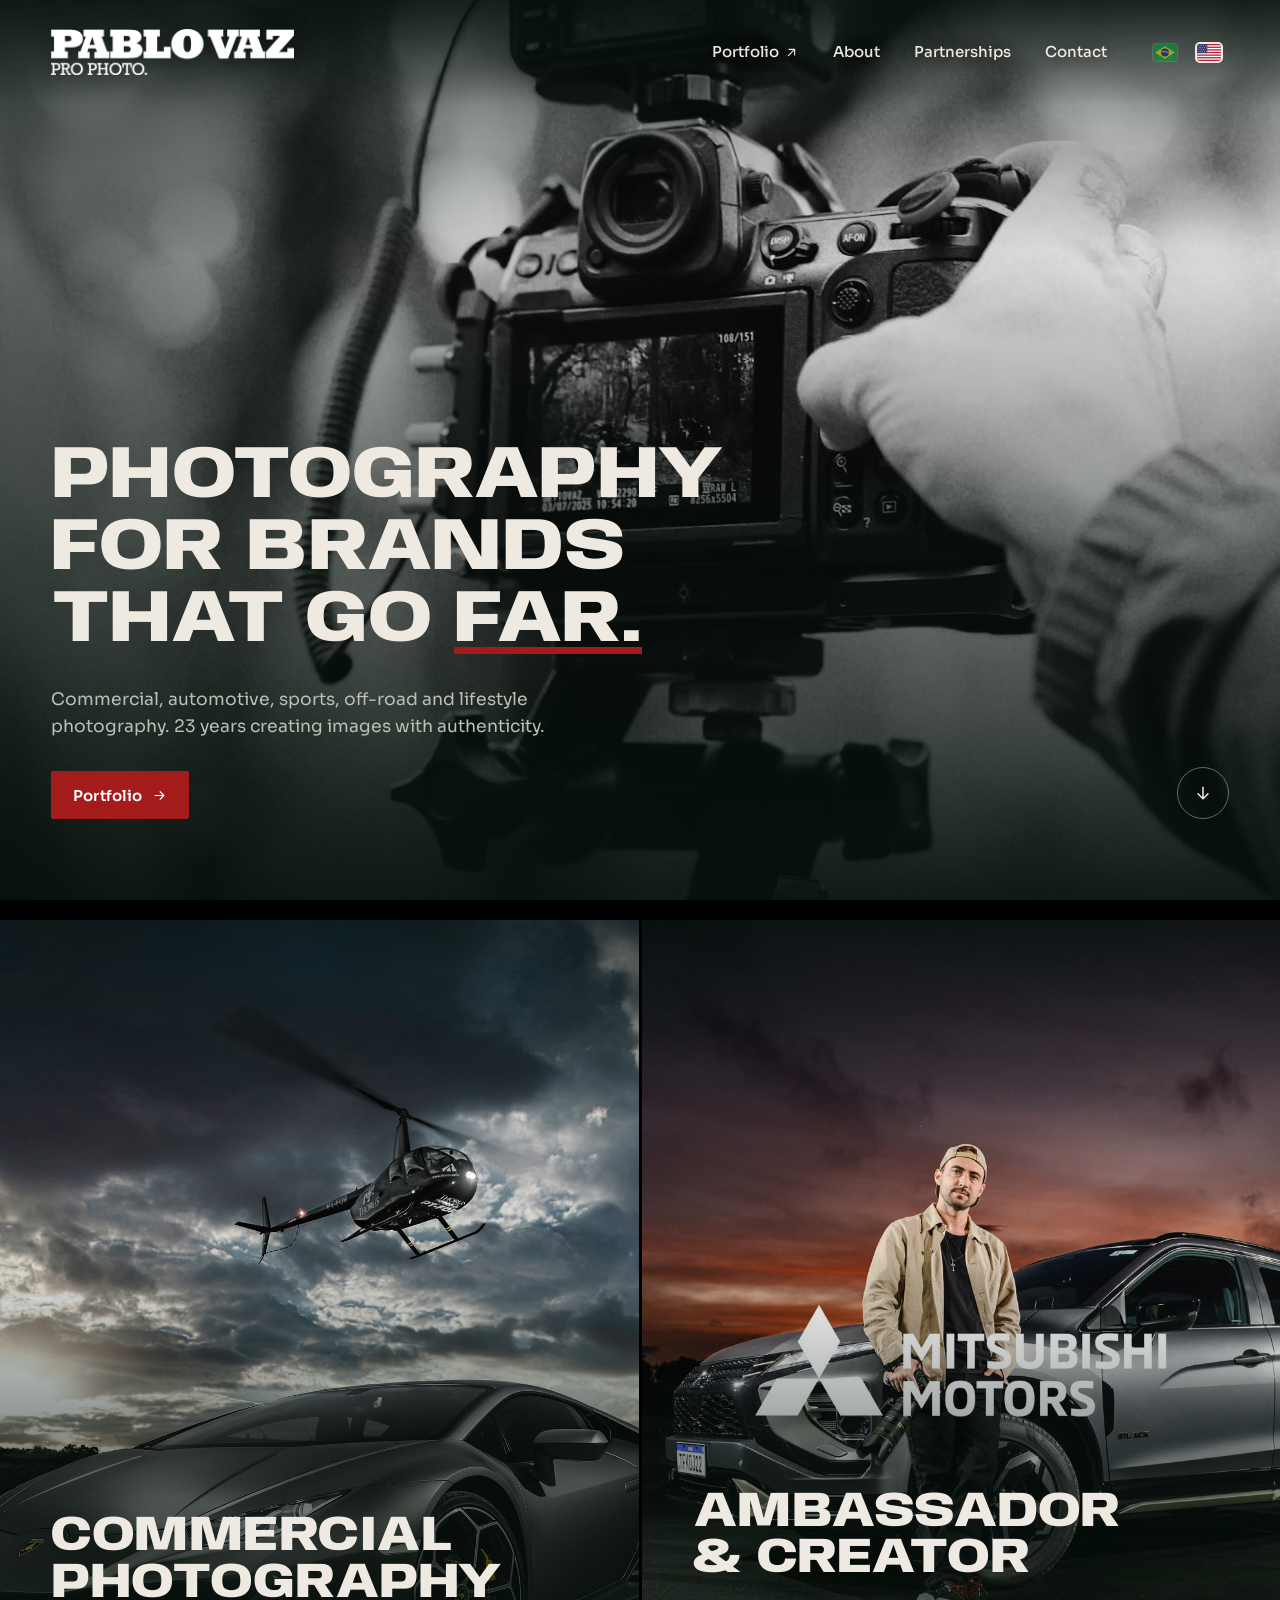
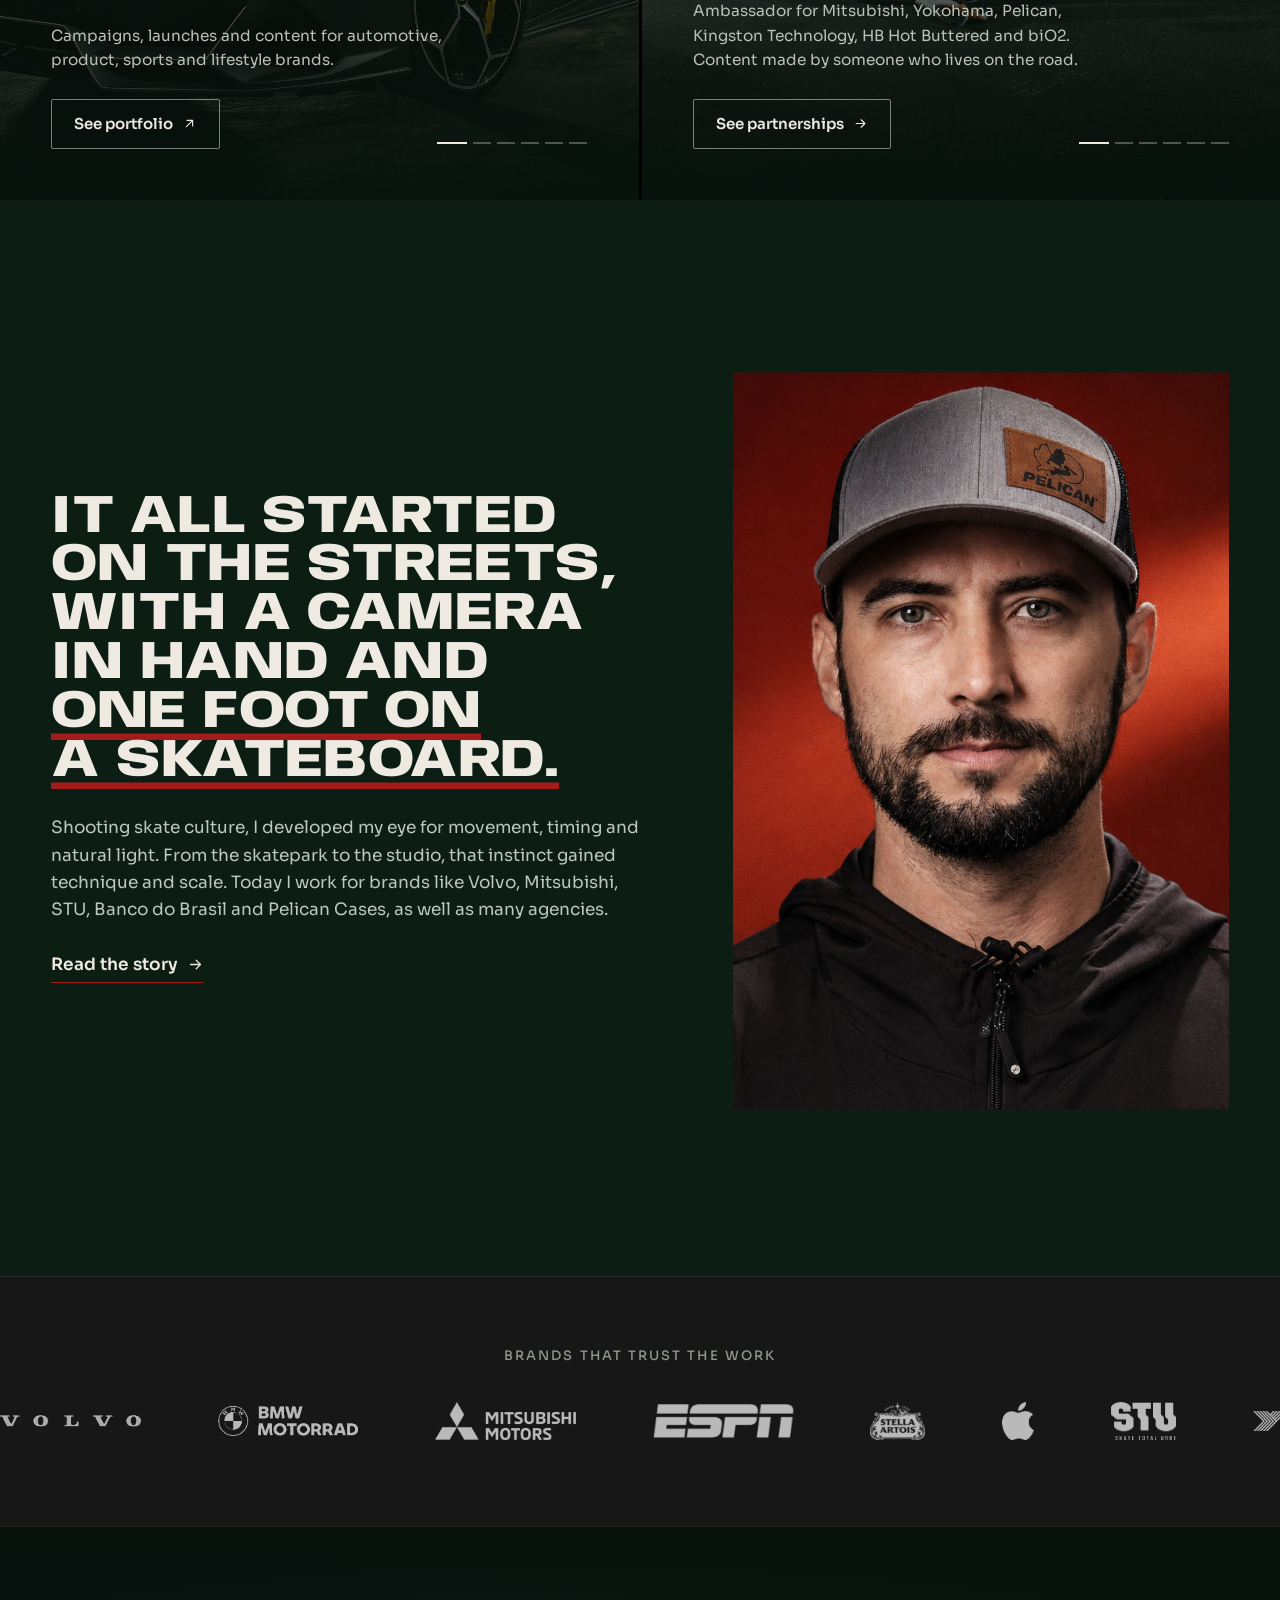
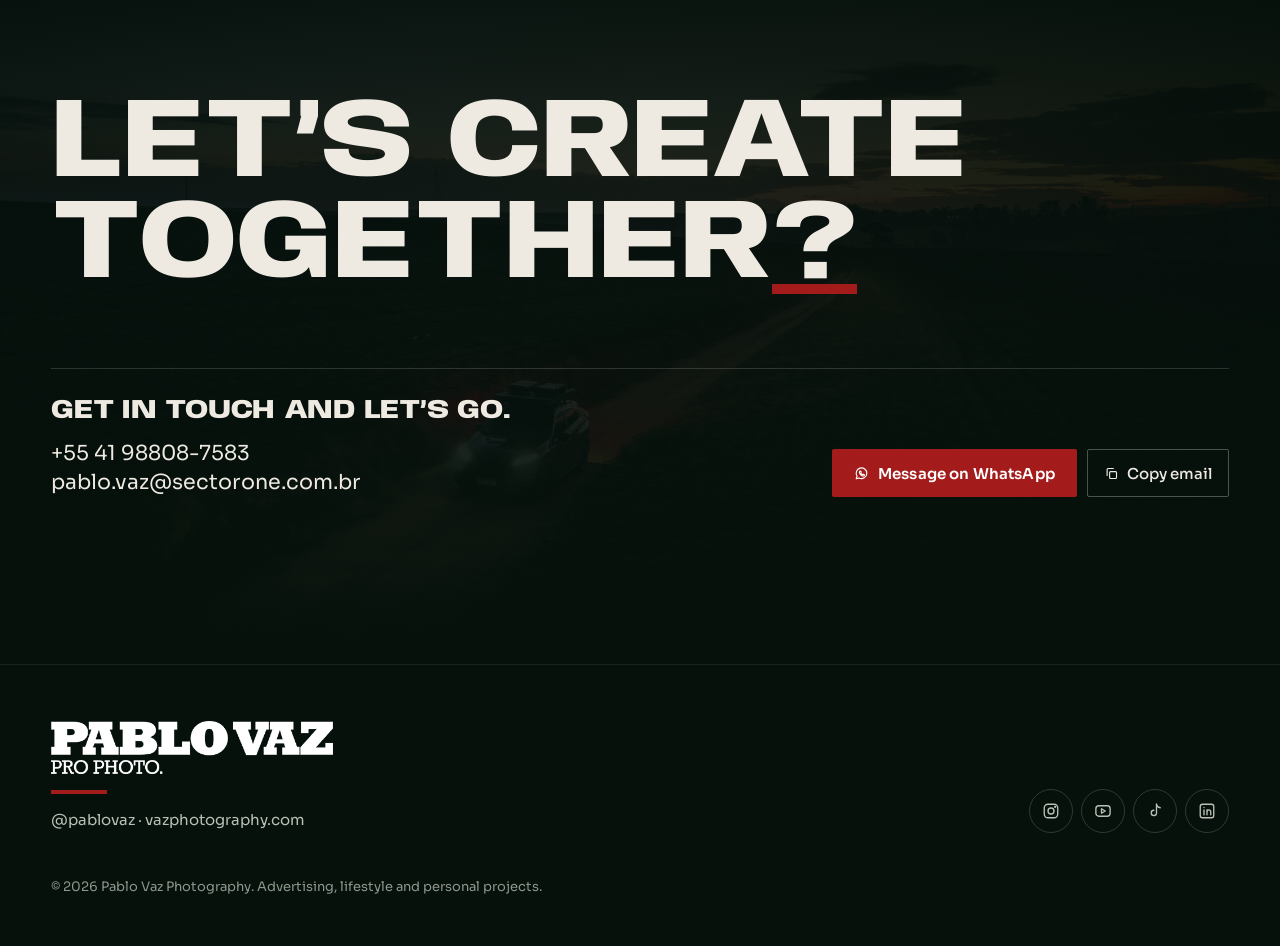
<file: index.html>
<!DOCTYPE html>
<html lang="en" data-red="carmesim" data-font="esportivo" data-texto="sora">
<head>
<meta charset="utf-8">
<meta name="viewport" content="width=device-width, initial-scale=1">
<title>Pablo Vaz | Automotive, Off-road & Lifestyle Photographer</title>
<meta name="description" content="Commercial automotive, off-road and lifestyle photographer with 23 years on the road. Campaigns for Volvo Trucks, BMW Motorrad, Mitsubishi and ESPN.">
<!-- seo -->
<meta name="theme-color" content="#0C1D14">
<link rel="icon" type="image/png" sizes="32x32" href="/favicon-32.png">
<link rel="apple-touch-icon" href="/apple-touch-icon.png">
<meta property="og:type" content="website">
<meta property="og:site_name" content="Pablo Vaz Photography">
<meta property="og:locale" content="en_US">
<meta property="og:locale:alternate" content="pt_BR">
<meta property="og:title" content="Pablo Vaz | Automotive, Off-road &amp; Lifestyle Photographer">
<meta property="og:description" content="Commercial automotive, off-road and lifestyle photographer with 23 years on the road. Campaigns for Volvo Trucks, BMW Motorrad, Mitsubishi and ESPN.">
<meta property="og:url" content="https://www.vazphotography.com/">
<meta property="og:image" content="https://www.vazphotography.com/img/og-home.jpg">
<meta property="og:image:width" content="1200">
<meta property="og:image:height" content="630">
<meta property="og:image:alt" content="Pablo Vaz, off-road automotive photography">
<meta name="twitter:card" content="summary_large_image">
<script type="application/ld+json">{"@context": "https://schema.org", "@graph": [{"@type": "WebSite", "@id": "https://www.vazphotography.com/#site", "url": "https://www.vazphotography.com/", "name": "Pablo Vaz Photography", "inLanguage": "en", "publisher": {"@id": "https://www.vazphotography.com/#pablo"}}, {"@type": "Person", "@id": "https://www.vazphotography.com/#pablo", "name": "Pablo Vaz", "url": "https://www.vazphotography.com/", "image": "https://www.vazphotography.com/img/og.jpg", "jobTitle": "Commercial automotive photographer and brand ambassador", "sameAs": ["https://www.instagram.com/pablovaz", "https://www.tiktok.com/@pablovazfoto", "https://www.youtube.com/pablovaz", "https://www.linkedin.com/in/photovaz/", "https://pablovaz.myportfolio.com", "https://www.pablovaz.com/"], "knowsAbout": ["Automotive photography", "Off-road photography", "Lifestyle photography", "Advertising photography"]}, {"@type": "ProfessionalService", "@id": "https://www.vazphotography.com/#studio", "name": "Pablo Vaz Photography", "url": "https://www.vazphotography.com/", "image": "https://www.vazphotography.com/img/og.jpg", "logo": "https://www.vazphotography.com/icon-512.png", "telephone": "+55 41 98808-7583", "email": "pablo.vaz@sectorone.com.br", "areaServed": "BR", "founder": {"@id": "https://www.vazphotography.com/#pablo"}, "description": "Automotive, off-road and lifestyle advertising photography", "sameAs": ["https://www.instagram.com/pablovaz", "https://www.tiktok.com/@pablovazfoto", "https://www.youtube.com/pablovaz", "https://www.linkedin.com/in/photovaz/", "https://pablovaz.myportfolio.com"]}]}</script>
<!-- /seo -->
<link rel="canonical" href="https://www.vazphotography.com/">
<link rel="alternate" hreflang="pt-BR" href="https://www.pablovaz.com/">
<link rel="alternate" hreflang="en" href="https://www.vazphotography.com/">
<link rel="alternate" hreflang="x-default" href="https://www.pablovaz.com/">
<link rel="preconnect" href="https://fonts.googleapis.com">
<link rel="preconnect" href="https://fonts.gstatic.com" crossorigin>
<link rel="stylesheet" href="https://fonts.googleapis.com/css2?family=Sora:wght@400;500;600&family=Anybody:wdth,wght@50..150,800&display=swap">
<script>try{if("scrollRestoration" in history)history.scrollRestoration="manual";var nv=performance.getEntriesByType&&performance.getEntriesByType("navigation")[0];if(location.hash&&nv&&nv.type==="reload")history.replaceState(null,"",location.pathname+location.search);if(!location.hash)window.scrollTo(0,0)}catch(e){}
try{if(!location.hash&&!matchMedia("(prefers-reduced-motion: reduce)").matches)document.documentElement.classList.add("vid")}catch(e){}</script>
<link rel="stylesheet" href="css/site.css">

</head>
<body>

<header class="top" id="top">
  <div class="wrap">
    <a class="mark" href="#inicio" aria-label="Pablo Vaz Pro Photo, home"><img src="img/logo.png" width="500" height="94" alt="Pablo Vaz Pro Photo"></a>
    <nav class="nav" aria-label="Main">
      <a class="l" href="https://pablovaz.myportfolio.com" target="_blank" rel="noopener">Portfolio <svg class="i" viewBox="0 0 24 24" aria-hidden="true"><path d="M7 17 17 7M8 7h9v9"/></svg></a>
      <a class="l" href="/about">About</a>
      <a class="l" href="/partnerships">Partnerships</a>
      <a class="l" href="#contato">Contact</a>
      <div class="lang" role="group" aria-label="Language"><a href="https://www.pablovaz.com/" lang="pt-BR" hreflang="pt-BR" aria-label="Português (Brasil)"><svg viewBox="0 0 28 20" aria-hidden="true"><rect width="28" height="20" fill="#009C3B"/><path d="M14 2.6 25.4 10 14 17.4 2.6 10Z" fill="#FFDF00"/><circle cx="14" cy="10" r="4.7" fill="#002776"/><path d="M9.5 9.2c2.9-.7 6.3-.2 9 1.4" stroke="#fff" stroke-width=".9" fill="none"/></svg></a><a href="https://www.vazphotography.com/" lang="en" hreflang="en" aria-label="English (US)" aria-current="true"><svg viewBox="0 0 28 20" aria-hidden="true"><rect width="28" height="20" fill="#fff"/><rect y="0.000" width="28" height="1.538" fill="#B22234"/><rect y="3.077" width="28" height="1.538" fill="#B22234"/><rect y="6.154" width="28" height="1.538" fill="#B22234"/><rect y="9.231" width="28" height="1.538" fill="#B22234"/><rect y="12.308" width="28" height="1.538" fill="#B22234"/><rect y="15.385" width="28" height="1.538" fill="#B22234"/><rect y="18.462" width="28" height="1.538" fill="#B22234"/><rect width="12" height="10.769" fill="#3C3B6E"/><circle cx="1.40" cy="1.50" r=".45" fill="#fff"/><circle cx="3.50" cy="1.50" r=".45" fill="#fff"/><circle cx="5.60" cy="1.50" r=".45" fill="#fff"/><circle cx="7.70" cy="1.50" r=".45" fill="#fff"/><circle cx="9.80" cy="1.50" r=".45" fill="#fff"/><circle cx="2.45" cy="4.00" r=".45" fill="#fff"/><circle cx="4.55" cy="4.00" r=".45" fill="#fff"/><circle cx="6.65" cy="4.00" r=".45" fill="#fff"/><circle cx="8.75" cy="4.00" r=".45" fill="#fff"/><circle cx="10.85" cy="4.00" r=".45" fill="#fff"/><circle cx="1.40" cy="6.50" r=".45" fill="#fff"/><circle cx="3.50" cy="6.50" r=".45" fill="#fff"/><circle cx="5.60" cy="6.50" r=".45" fill="#fff"/><circle cx="7.70" cy="6.50" r=".45" fill="#fff"/><circle cx="9.80" cy="6.50" r=".45" fill="#fff"/><circle cx="2.45" cy="9.00" r=".45" fill="#fff"/><circle cx="4.55" cy="9.00" r=".45" fill="#fff"/><circle cx="6.65" cy="9.00" r=".45" fill="#fff"/><circle cx="8.75" cy="9.00" r=".45" fill="#fff"/><circle cx="10.85" cy="9.00" r=".45" fill="#fff"/></svg></a></div>
      <button class="burger" aria-label="Open menu" aria-expanded="false" aria-controls="sheet"><span></span></button>
    </nav>
  </div>
</header>
<div class="sheet" id="sheet" aria-label="Menu">
  <a class="dfont" href="https://pablovaz.myportfolio.com" target="_blank" rel="noopener">Portfolio</a>
  <a class="dfont" href="/about">About</a>
  <a class="dfont" href="/partnerships">Partnerships</a>
  <a class="dfont" href="#contato">Contact</a>
</div>

<main>
<section class="hero" id="inicio">
  <div class="ph"><picture><source media="(max-aspect-ratio: 1/1)" srcset="img/loop-poster-mobile.jpg"><img src="img/loop-poster.jpg" width="1920" height="1080" alt="Behind the scenes of Pablo Vaz shooting in the forest, black and white" fetchpriority="high"></picture><video id="loop" muted loop playsinline webkit-playsinline disablepictureinpicture disableremoteplayback preload="auto" aria-hidden="true"></video></div>
  <div class="wrap">
    <h1 class="display">
      <span class="ln"><span>Photography</span></span>
      <span class="ln"><span>for brands</span></span>
      <span class="ln"><span>that go <span class="underline">far.</span></span></span>
    </h1>
    <p class="lead">Commercial, automotive, sports, off-road and lifestyle photography. 23&nbsp;years creating images with authenticity.</p>
    <div class="ctas">
      <a class="btn btn-red" href="https://pablovaz.myportfolio.com" target="_blank" rel="noopener">Portfolio <svg class="i" viewBox="0 0 24 24" aria-hidden="true"><path d="M5 12h14M13 6l6 6-6 6"/></svg></a>
    </div>
  </div>
  <a class="cue" href="#frentes" aria-label="Scroll to content"><svg class="i" viewBox="0 0 24 24" aria-hidden="true"><path d="M12 5v14M6 13l6 6 6-6"/></svg></a>
</section>

<section class="choose" id="frentes" aria-label="Two paths">
  <a class="opt" href="https://pablovaz.myportfolio.com" target="_blank" rel="noopener">
    <div class="slides" aria-hidden="true">
      <img src="img/com/1.jpg" alt="Lamborghini Huracán with a helicopter in the background" loading="lazy" decoding="async">
      <img src="img/com/2.jpg" alt="Skater mid-trick at STU" loading="lazy" decoding="async">
      <img src="img/com/3.jpg" alt="Model leaning on an electric SUV in the studio" loading="lazy" decoding="async">
      <img src="img/com/4.jpg" alt="Yacht cruising at sunset" loading="lazy" decoding="async">
      <img src="img/com/5.jpg" alt="Geely EX5 tail light" loading="lazy" decoding="async">
      <img src="img/com/6.jpg" alt="Smirnoff bottle on aged paper" loading="lazy" decoding="async">
    </div>
    <div class="in">
      <h2 class="dfont">Commercial<br>photography</h2>
      <p>Campaigns, launches and content for automotive, product, sports and lifestyle brands.</p>
      <span class="pill">See portfolio <svg class="i" viewBox="0 0 24 24" aria-hidden="true"><path d="M7 17 17 7M8 7h9v9"/></svg></span>
    </div>
    <div class="dots" aria-hidden="true"><i></i><i></i><i></i><i></i><i></i><i></i></div>
  </a>
  <a class="opt" href="/partnerships">
    <div class="slides" aria-hidden="true">
      <img src="img/parc/mitsubishi.jpg" alt="Pablo Vaz with a Mitsubishi SUV" loading="lazy" decoding="async">
      <img src="img/parc/yokohama.jpg" alt="Yokohama Geolandar tire on the trail" loading="lazy" decoding="async">
      <img src="img/parc/pelican.jpg" alt="Pelican case with a drone in a truck bed" loading="lazy" decoding="async">
      <img src="img/parc/kingston.jpg" alt="Kingston card going into the camera" loading="lazy" decoding="async">
      <img src="img/parc/bio2.jpg" alt="Pablo Vaz wearing a biO2 cap and sunglasses" loading="lazy" decoding="async">
      <img src="img/parc/hb.jpg" alt="Pablo Vaz in a cap wearing HB sunglasses" loading="lazy" decoding="async">
    </div>
    <div class="in">
      <h2 class="dfont">Ambassador<br>&amp; Creator</h2>
      <p>Ambassador for Mitsubishi, Yokohama, Pelican, Kingston Technology, HB Hot Buttered and biO2. Content made by someone who lives on the road.</p>
      <span class="pill">See partnerships <svg class="i" viewBox="0 0 24 24" aria-hidden="true"><path d="M5 12h14M13 6l6 6-6 6"/></svg></span>
    </div>
    <div class="dots" aria-hidden="true"><i></i><i></i><i></i><i></i><i></i><i></i></div>
  </a>
</section>

<section class="story sec" id="historia">
  <div class="wrap grid">
    <div>
      <blockquote class="dfont rv">It all started on the streets, with a camera in hand and <em>one foot on a skateboard.</em></blockquote>
      <p class="rv">Shooting skate culture, I developed my eye for movement, timing and natural light. From the skatepark to the studio, that instinct gained technique and scale. Today I work for brands like Volvo, Mitsubishi, STU, Banco do Brasil and Pelican Cases, as well as many agencies.</p>
      <a class="link rv" href="/about">Read the story <svg class="i" viewBox="0 0 24 24" aria-hidden="true"><path d="M5 12h14M13 6l6 6-6 6"/></svg></a>
    </div>
    <figure class="rv-clip"><div class="media" data-parallax="0.1"><img src="img/retrato.jpg" width="1254" height="1254" loading="lazy" decoding="async" alt="Portrait of Pablo Vaz wearing a cap, red background"></div></figure>
  </div>
</section>

<section class="clients" aria-labelledby="t-cli">
  <h2 id="t-cli">Brands that trust the work</h2>
  <div class="marquee">
    <ul>
      <li><img src="img/logos/volvo.png" alt="Volvo Trucks"></li>
      <li><img src="img/logos/bmw.png" alt="BMW Motorrad"></li>
      <li><img src="img/logos/mitsubishi.png" alt="Mitsubishi Motors"></li>
      <li><img src="img/logos/espn.png" alt="ESPN"></li>
      <li><img src="img/logos/stella.png" alt="Stella Artois"></li>
      <li><img src="img/logos/apple.png" alt="Apple"></li>
      <li><img src="img/logos/stu.png" alt="STU"></li>
      <li><img src="img/logos/yokohama.png" alt="Yokohama"></li>
      <li><img src="img/logos/pelican.png" alt="Pelican"></li>
      <li><img src="img/logos/kingston.png" alt="Kingston"></li>
    </ul>
    <ul aria-hidden="true">
      <li><img src="img/logos/volvo.png" alt=""></li>
      <li><img src="img/logos/bmw.png" alt=""></li>
      <li><img src="img/logos/mitsubishi.png" alt=""></li>
      <li><img src="img/logos/espn.png" alt=""></li>
      <li><img src="img/logos/stella.png" alt=""></li>
      <li><img src="img/logos/apple.png" alt=""></li>
      <li><img src="img/logos/stu.png" alt=""></li>
      <li><img src="img/logos/yokohama.png" alt=""></li>
      <li><img src="img/logos/pelican.png" alt=""></li>
      <li><img src="img/logos/kingston.png" alt=""></li>
    </ul>
  </div>
</section>

<section class="contact sec" id="contato">
  <div class="bgimg" aria-hidden="true"><img src="img/estrada.jpg" alt="" loading="lazy" decoding="async"></div>
  <div class="wrap">
    <h2 class="display big rv">Let&rsquo;s create<br>together<span class="underline">?</span></h2>
    <div class="row rv">
      <div>
        <h3 class="dfont">Get in touch and let&rsquo;s go.</h3>
        <p><a href="https://wa.me/5541988087583" target="_blank" rel="noopener">+55 41 98808-7583</a><br><a href="mailto:pablo.vaz@sectorone.com.br">pablo.vaz@sectorone.com.br</a></p>
      </div>
      <div class="acts">
        <a class="btn btn-red" href="https://wa.me/5541988087583" target="_blank" rel="noopener">
          <svg class="i" viewBox="0 0 24 24" aria-hidden="true"><path d="M20.5 11.6a8.5 8.5 0 0 1-12.6 7.5L3.5 20.5l1.4-4.3a8.5 8.5 0 1 1 15.6-4.6Z"/><path d="M9 8.6c.2-.5.5-.5.8-.5h.5c.2 0 .4 0 .5.4l.7 1.6c.1.2 0 .4-.1.6l-.5.6c-.1.1-.2.3 0 .5.5.8 1.3 1.6 2.2 2.1.2.1.4.1.5 0l.6-.7c.2-.2.4-.2.6-.1l1.6.8c.2.1.3.2.3.4 0 .5-.2 1.2-.8 1.5-.6.3-1.5.4-3-.3a9 9 0 0 1-3.7-3.6c-.7-1.3-.5-2.4-.2-2.9Z"/></svg>
          Message on WhatsApp</a>
        <button class="copy-btn" data-copy="pablo.vaz@sectorone.com.br"><svg class="i" viewBox="0 0 24 24" aria-hidden="true"><rect x="9" y="9" width="11" height="11" rx="1.5"/><path d="M5 15V5.5A1.5 1.5 0 0 1 6.5 4H15"/></svg><span>Copy email</span></button>
      </div>
    </div>
  </div>
</section>
</main>

<footer>
  <div class="wrap">
    <div class="sign"><img src="img/logo.png" width="500" height="94" alt="Pablo Vaz Pro Photo" loading="lazy"><i></i><span>@pablovaz · vazphotography.com</span></div>
    <div class="social">
      <a href="https://www.instagram.com/pablovaz" target="_blank" rel="noopener" aria-label="Instagram"><svg class="i" viewBox="0 0 24 24"><rect x="3" y="3" width="18" height="18" rx="5"/><circle cx="12" cy="12" r="4"/><circle cx="17.5" cy="6.5" r=".6" fill="currentColor"/></svg></a>
      <a href="https://www.youtube.com/pablovaz" target="_blank" rel="noopener" aria-label="YouTube"><svg class="i" viewBox="0 0 24 24"><rect x="2.5" y="5" width="19" height="14" rx="4"/><path d="m10 9 5 3-5 3Z"/></svg></a>
      <a href="https://www.tiktok.com/@pablovazfoto" target="_blank" rel="noopener" aria-label="TikTok"><svg class="i" viewBox="0 0 24 24"><path d="M14 3v11.5a3.5 3.5 0 1 1-3.5-3.5"/><path d="M14 3c.4 2.7 2.3 4.5 5 4.7"/></svg></a>
      <a href="https://www.linkedin.com/in/photovaz/" target="_blank" rel="noopener" aria-label="LinkedIn"><svg class="i" viewBox="0 0 24 24"><rect x="3" y="3" width="18" height="18" rx="3"/><path d="M8 10.5V17M8 7.2v.1M12 17v-6.5M12 13.5c0-1.8 1-3 2.5-3s2.5 1 2.5 3V17"/></svg></a>
    </div>
    <p class="legal">© 2026 Pablo Vaz Photography. Advertising, lifestyle and personal projects.</p>
  </div>
</footer>

<script src="js/site.js"></script>
<script>
(function(){
  // Hero: making-of loop (horizontal or vertical); the text comes in a few seconds after it starts
  var root=document.documentElement, hero=document.getElementById('inicio'), vid=document.getElementById('loop'), t=0;
  function go(){ if(!hero.classList.contains('go'))hero.classList.add('go') }
  function soon(){ if(!t)t=setTimeout(go,2800) }
  function still(){ hero.classList.add('still'); go() }
  if(root.classList.contains('vid')&&vid&&vid.play){
    var W=window.innerWidth,H=window.innerHeight,tall=H>W;
    vid.muted=true; vid.defaultMuted=true; vid.setAttribute('muted','');
    vid.src=tall?'img/loop-mobile.mp4':(W<1100?'img/loop-720.mp4':'img/loop-1080.mp4');
    vid.addEventListener('playing',function(){vid.classList.add('on');soon()});
    vid.addEventListener('error',still);
    var pr=vid.play(); if(pr&&pr.catch)pr.catch(still);
    setTimeout(function(){ if(!t)still() },6000);
  } else go();
})();
</script>
</body>
</html>
</file>
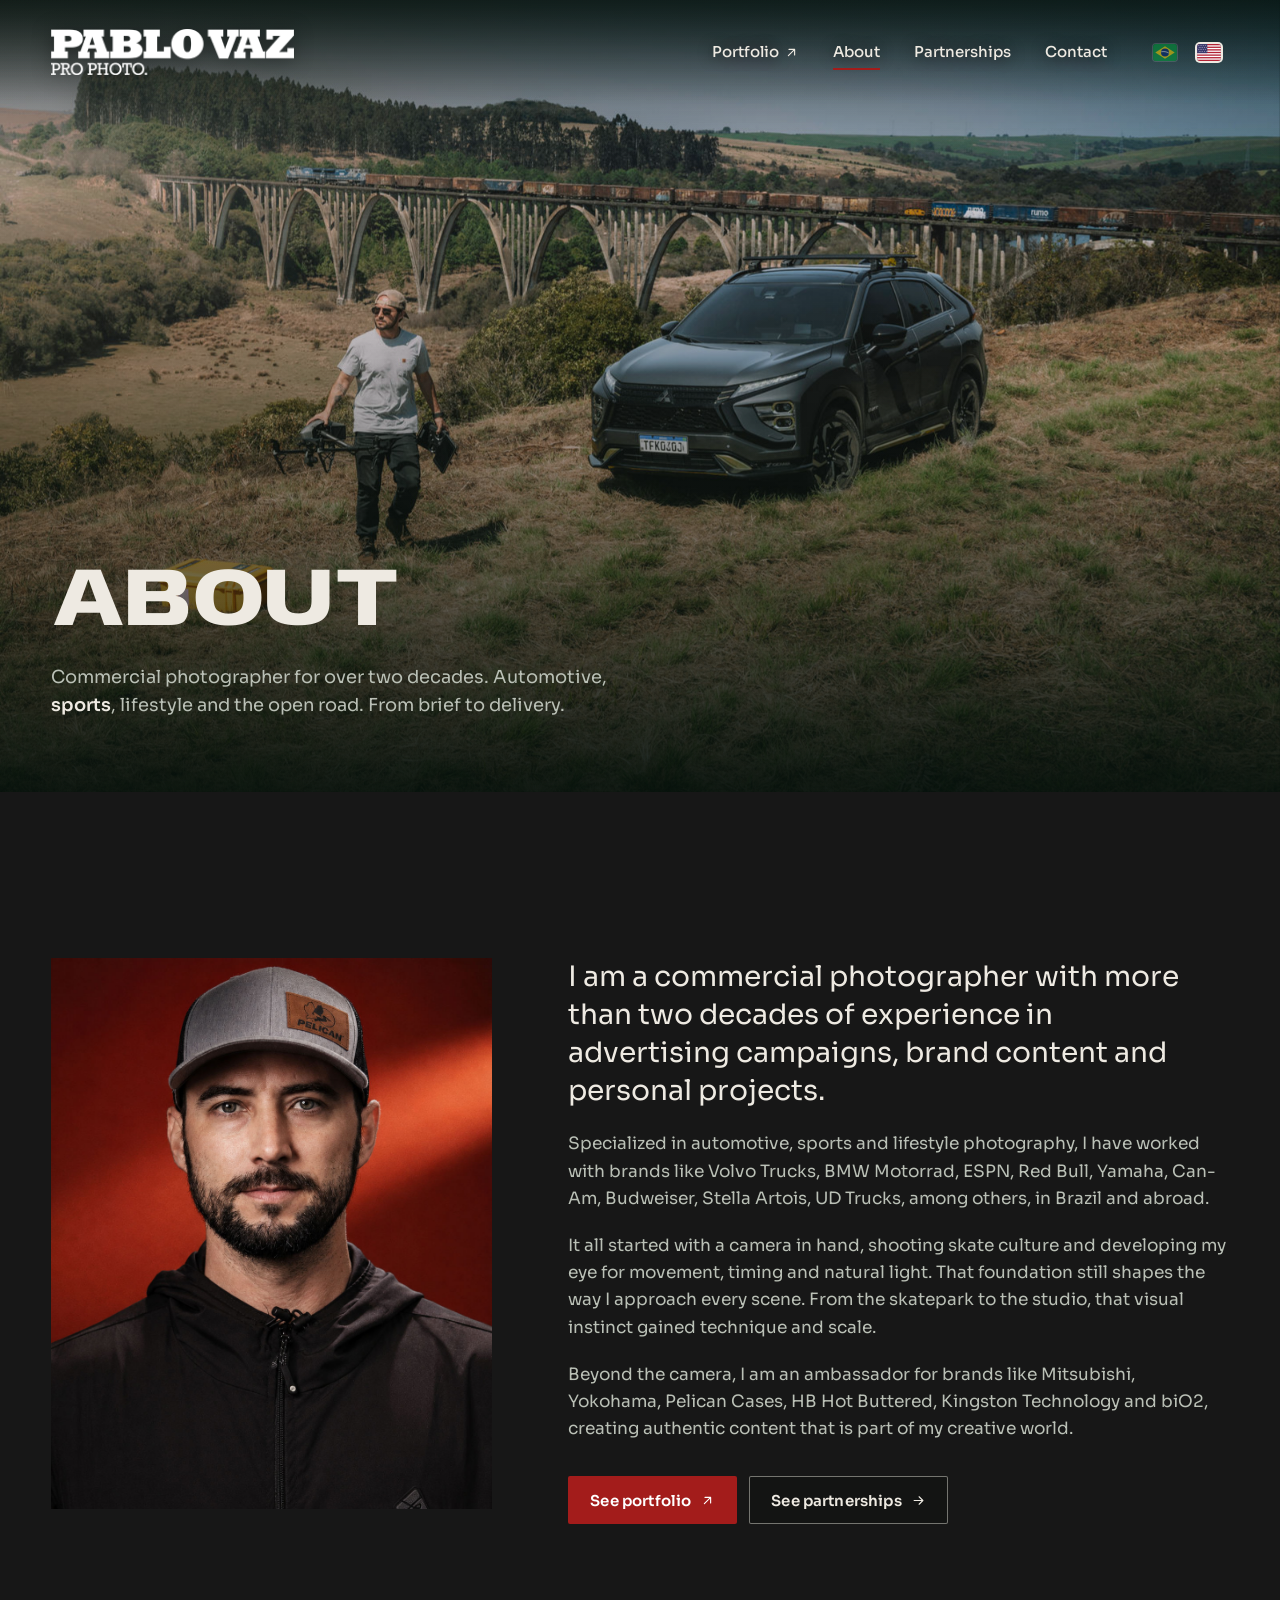
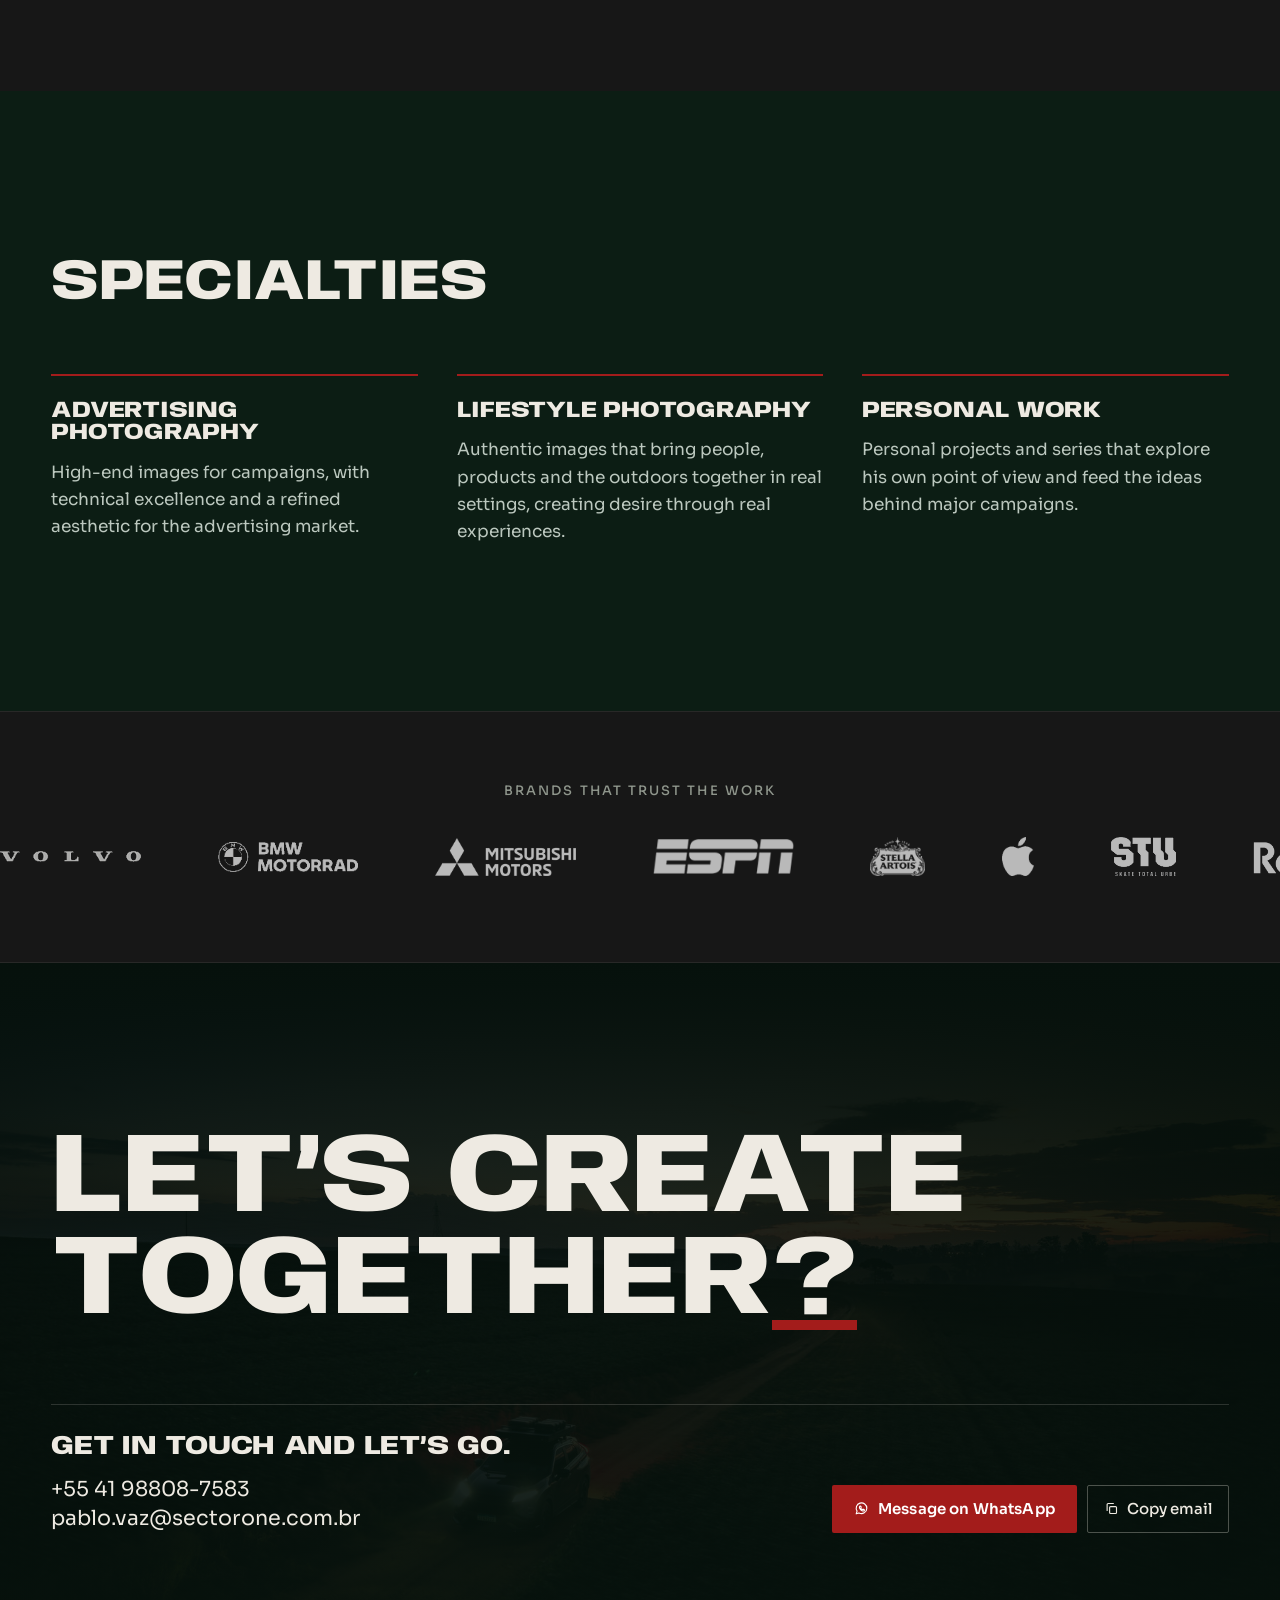
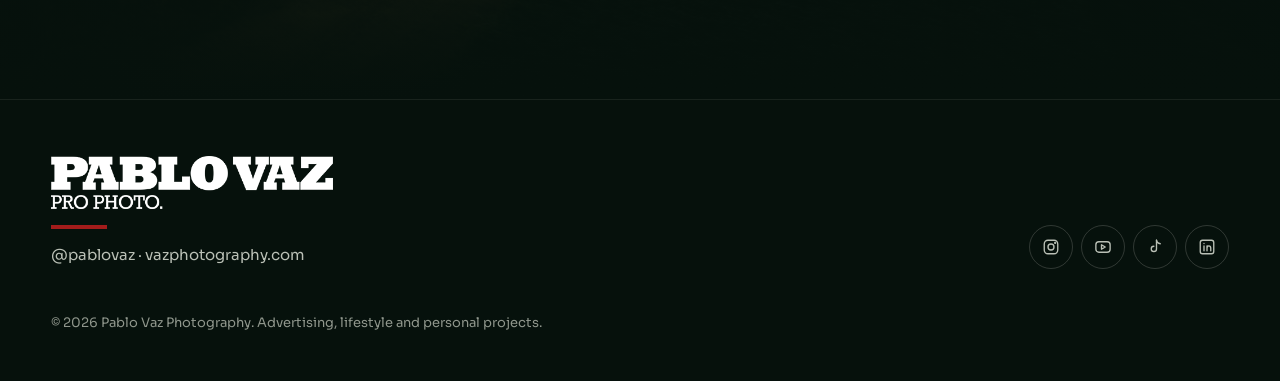
<file: about.html>
<!DOCTYPE html>
<html lang="en" data-red="carmesim" data-font="esportivo" data-texto="sora">
<head>
<meta charset="utf-8">
<meta name="viewport" content="width=device-width, initial-scale=1">
<title>About Pablo Vaz | Commercial Automotive Photographer</title>
<meta name="description" content="Meet Pablo Vaz: over two decades of automotive and lifestyle advertising photography, from skateboarding to campaigns for Volvo, BMW Motorrad and Mitsubishi.">
<!-- seo -->
<meta name="theme-color" content="#0C1D14">
<link rel="icon" type="image/png" sizes="32x32" href="/favicon-32.png">
<link rel="apple-touch-icon" href="/apple-touch-icon.png">
<meta property="og:type" content="website">
<meta property="og:site_name" content="Pablo Vaz Photography">
<meta property="og:locale" content="en_US">
<meta property="og:locale:alternate" content="pt_BR">
<meta property="og:title" content="About Pablo Vaz | Commercial Automotive Photographer">
<meta property="og:description" content="Meet Pablo Vaz: over two decades of automotive and lifestyle advertising photography, from skateboarding to campaigns for Volvo, BMW Motorrad and Mitsubishi.">
<meta property="og:url" content="https://www.vazphotography.com/about">
<meta property="og:image" content="https://www.vazphotography.com/img/og.jpg">
<meta property="og:image:width" content="1200">
<meta property="og:image:height" content="630">
<meta property="og:image:alt" content="Pablo Vaz, off-road automotive photography">
<meta name="twitter:card" content="summary_large_image">
<script type="application/ld+json">{"@context": "https://schema.org", "@graph": [{"@type": "WebPage", "url": "https://www.vazphotography.com/about", "name": "About Pablo Vaz | Commercial Automotive Photographer", "inLanguage": "en", "isPartOf": {"@id": "https://www.vazphotography.com/#site"}, "about": {"@id": "https://www.vazphotography.com/#pablo"}}, {"@type": "Person", "@id": "https://www.vazphotography.com/#pablo", "name": "Pablo Vaz", "url": "https://www.vazphotography.com/", "image": "https://www.vazphotography.com/img/og.jpg", "jobTitle": "Commercial automotive photographer and brand ambassador", "sameAs": ["https://www.instagram.com/pablovaz", "https://www.tiktok.com/@pablovazfoto", "https://www.youtube.com/pablovaz", "https://www.linkedin.com/in/photovaz/", "https://pablovaz.myportfolio.com", "https://www.pablovaz.com/"], "knowsAbout": ["Automotive photography", "Off-road photography", "Lifestyle photography", "Advertising photography"]}]}</script>
<!-- /seo -->
<link rel="canonical" href="https://www.vazphotography.com/about">
<link rel="alternate" hreflang="pt-BR" href="https://www.pablovaz.com/sobre">
<link rel="alternate" hreflang="en" href="https://www.vazphotography.com/about">
<link rel="alternate" hreflang="x-default" href="https://www.pablovaz.com/sobre">
<link rel="preconnect" href="https://fonts.googleapis.com">
<link rel="preconnect" href="https://fonts.gstatic.com" crossorigin>
<link rel="stylesheet" href="https://fonts.googleapis.com/css2?family=Sora:wght@400;500;600&family=Anybody:wdth,wght@50..150,800&display=swap">
<link rel="stylesheet" href="css/site.css">
</head>
<body>

<header class="top" id="top">
  <div class="wrap">
    <a class="mark" href="/" aria-label="Pablo Vaz Pro Photo, home"><img src="img/logo.png" width="500" height="94" alt="Pablo Vaz Pro Photo"></a>
    <nav class="nav" aria-label="Main">
      <a class="l" href="https://pablovaz.myportfolio.com" target="_blank" rel="noopener">Portfolio <svg class="i" viewBox="0 0 24 24" aria-hidden="true"><path d="M7 17 17 7M8 7h9v9"/></svg></a>
      <a class="l cur" href="/about" aria-current="page">About</a>
      <a class="l" href="/partnerships">Partnerships</a>
      <a class="l" href="#contato">Contact</a>
      <div class="lang" role="group" aria-label="Language"><a href="https://www.pablovaz.com/sobre" lang="pt-BR" hreflang="pt-BR" aria-label="Português (Brasil)"><svg viewBox="0 0 28 20" aria-hidden="true"><rect width="28" height="20" fill="#009C3B"/><path d="M14 2.6 25.4 10 14 17.4 2.6 10Z" fill="#FFDF00"/><circle cx="14" cy="10" r="4.7" fill="#002776"/><path d="M9.5 9.2c2.9-.7 6.3-.2 9 1.4" stroke="#fff" stroke-width=".9" fill="none"/></svg></a><a href="https://www.vazphotography.com/about" lang="en" hreflang="en" aria-label="English (US)" aria-current="true"><svg viewBox="0 0 28 20" aria-hidden="true"><rect width="28" height="20" fill="#fff"/><rect y="0.000" width="28" height="1.538" fill="#B22234"/><rect y="3.077" width="28" height="1.538" fill="#B22234"/><rect y="6.154" width="28" height="1.538" fill="#B22234"/><rect y="9.231" width="28" height="1.538" fill="#B22234"/><rect y="12.308" width="28" height="1.538" fill="#B22234"/><rect y="15.385" width="28" height="1.538" fill="#B22234"/><rect y="18.462" width="28" height="1.538" fill="#B22234"/><rect width="12" height="10.769" fill="#3C3B6E"/><circle cx="1.40" cy="1.50" r=".45" fill="#fff"/><circle cx="3.50" cy="1.50" r=".45" fill="#fff"/><circle cx="5.60" cy="1.50" r=".45" fill="#fff"/><circle cx="7.70" cy="1.50" r=".45" fill="#fff"/><circle cx="9.80" cy="1.50" r=".45" fill="#fff"/><circle cx="2.45" cy="4.00" r=".45" fill="#fff"/><circle cx="4.55" cy="4.00" r=".45" fill="#fff"/><circle cx="6.65" cy="4.00" r=".45" fill="#fff"/><circle cx="8.75" cy="4.00" r=".45" fill="#fff"/><circle cx="10.85" cy="4.00" r=".45" fill="#fff"/><circle cx="1.40" cy="6.50" r=".45" fill="#fff"/><circle cx="3.50" cy="6.50" r=".45" fill="#fff"/><circle cx="5.60" cy="6.50" r=".45" fill="#fff"/><circle cx="7.70" cy="6.50" r=".45" fill="#fff"/><circle cx="9.80" cy="6.50" r=".45" fill="#fff"/><circle cx="2.45" cy="9.00" r=".45" fill="#fff"/><circle cx="4.55" cy="9.00" r=".45" fill="#fff"/><circle cx="6.65" cy="9.00" r=".45" fill="#fff"/><circle cx="8.75" cy="9.00" r=".45" fill="#fff"/><circle cx="10.85" cy="9.00" r=".45" fill="#fff"/></svg></a></div>
      <button class="burger" aria-label="Open menu" aria-expanded="false" aria-controls="sheet"><span></span></button>
    </nav>
  </div>
</header>
<div class="sheet" id="sheet" aria-label="Menu">
  <a class="dfont" href="https://pablovaz.myportfolio.com" target="_blank" rel="noopener">Portfolio</a>
  <a class="dfont" href="/about" aria-current="page">About</a>
  <a class="dfont" href="/partnerships">Partnerships</a>
  <a class="dfont" href="#contato">Contact</a>
</div>

<main>
<section class="phero">
  <div class="bg"><img src="img/ponte.jpg" width="1600" height="1069" alt="Pablo Vaz carrying a drone next to a Mitsubishi SUV, with a stone viaduct behind" fetchpriority="high"></div>
  <div class="wrap">
    <h1 class="display">About</h1>
    <p>Commercial photographer for over two decades. Automotive, <b>sports</b>, lifestyle and the open road. From brief to delivery.</p>
  </div>
</section>

<section class="bio sec">
  <div class="wrap grid">
    <figure class="rv-clip"><img src="img/retrato.jpg" width="1254" height="1254" loading="lazy" decoding="async" alt="Portrait of Pablo Vaz wearing a cap, red background"></figure>
    <div class="txt">
      <p class="big rv">I am a commercial photographer with more than two decades of experience in advertising campaigns, brand content and personal projects.</p>
      <p class="rv">Specialized in automotive, sports and lifestyle photography, I have worked with brands like Volvo Trucks, BMW Motorrad, ESPN, Red Bull, Yamaha, Can-Am, Budweiser, Stella Artois, UD Trucks, among others, in Brazil and abroad.</p>
      <p class="rv">It all started with a camera in hand, shooting skate culture and developing my eye for movement, timing and natural light. That foundation still shapes the way I approach every scene. From the skatepark to the studio, that visual instinct gained technique and scale.</p>
      <p class="rv">Beyond the camera, I am an ambassador for brands like Mitsubishi, Yokohama, Pelican Cases, HB Hot Buttered, Kingston Technology and biO2, creating authentic content that is part of my creative world.</p>
      <div class="ctas rv">
        <a class="btn btn-red" href="https://pablovaz.myportfolio.com" target="_blank" rel="noopener">See portfolio <svg class="i" viewBox="0 0 24 24" aria-hidden="true"><path d="M7 17 17 7M8 7h9v9"/></svg></a>
        <a class="btn btn-ghost" href="/partnerships">See partnerships <svg class="i" viewBox="0 0 24 24" aria-hidden="true"><path d="M5 12h14M13 6l6 6-6 6"/></svg></a>
      </div>
    </div>
  </div>
</section>

<section class="skills sec">
  <div class="wrap">
    <h2 class="display h2 rv">Specialties</h2>
    <div class="cols">
      <div class="rv"><h3 class="dfont">Advertising photography</h3><p>High-end images for campaigns, with technical excellence and a refined aesthetic for the advertising market.</p></div>
      <div class="rv"><h3 class="dfont">Lifestyle photography</h3><p>Authentic images that bring people, products and the outdoors together in real settings, creating desire through real experiences.</p></div>
      <div class="rv"><h3 class="dfont">Personal work</h3><p>Personal projects and series that explore his own point of view and feed the ideas behind major campaigns.</p></div>
    </div>
  </div>
</section>

<section class="clients" aria-labelledby="t-cli">
  <h2 id="t-cli">Brands that trust the work</h2>
  <div class="marquee">
    <ul>
      <li><img src="img/logos/volvo.png" alt="Volvo Trucks"></li>
      <li><img src="img/logos/bmw.png" alt="BMW Motorrad"></li>
      <li><img src="img/logos/mitsubishi.png" alt="Mitsubishi Motors"></li>
      <li><img src="img/logos/espn.png" alt="ESPN"></li>
      <li><img src="img/logos/stella.png" alt="Stella Artois"></li>
      <li><img src="img/logos/apple.png" alt="Apple"></li>
      <li><img src="img/logos/stu.png" alt="STU"></li>
      <li><img src="img/logos/w/redbull.png" alt="Red Bull"></li>
      <li><img src="img/logos/w/nikesb.png" alt="Nike SB"></li>
      <li><img src="img/logos/yokohama.png" alt="Yokohama"></li>
      <li><img src="img/logos/pelican.png" alt="Pelican"></li>
      <li><img src="img/logos/kingston.png" alt="Kingston"></li>
    </ul>
    <ul aria-hidden="true">
      <li><img src="img/logos/volvo.png" alt=""></li>
      <li><img src="img/logos/bmw.png" alt=""></li>
      <li><img src="img/logos/mitsubishi.png" alt=""></li>
      <li><img src="img/logos/espn.png" alt=""></li>
      <li><img src="img/logos/stella.png" alt=""></li>
      <li><img src="img/logos/apple.png" alt=""></li>
      <li><img src="img/logos/stu.png" alt=""></li>
      <li><img src="img/logos/w/redbull.png" alt=""></li>
      <li><img src="img/logos/w/nikesb.png" alt=""></li>
      <li><img src="img/logos/yokohama.png" alt=""></li>
      <li><img src="img/logos/pelican.png" alt=""></li>
      <li><img src="img/logos/kingston.png" alt=""></li>
    </ul>
  </div>
</section>

<section class="contact sec" id="contato">
  <div class="bgimg" aria-hidden="true"><img src="img/estrada.jpg" alt="" loading="lazy" decoding="async"></div>
  <div class="wrap">
    <h2 class="display big rv">Let&rsquo;s create<br>together<span class="underline">?</span></h2>
    <div class="row rv">
      <div>
        <h3 class="dfont">Get in touch and let&rsquo;s go.</h3>
        <p><a href="https://wa.me/5541988087583" target="_blank" rel="noopener">+55 41 98808-7583</a><br><a href="mailto:pablo.vaz@sectorone.com.br">pablo.vaz@sectorone.com.br</a></p>
      </div>
      <div class="acts">
        <a class="btn btn-red" href="https://wa.me/5541988087583" target="_blank" rel="noopener">
          <svg class="i" viewBox="0 0 24 24" aria-hidden="true"><path d="M20.5 11.6a8.5 8.5 0 0 1-12.6 7.5L3.5 20.5l1.4-4.3a8.5 8.5 0 1 1 15.6-4.6Z"/><path d="M9 8.6c.2-.5.5-.5.8-.5h.5c.2 0 .4 0 .5.4l.7 1.6c.1.2 0 .4-.1.6l-.5.6c-.1.1-.2.3 0 .5.5.8 1.3 1.6 2.2 2.1.2.1.4.1.5 0l.6-.7c.2-.2.4-.2.6-.1l1.6.8c.2.1.3.2.3.4 0 .5-.2 1.2-.8 1.5-.6.3-1.5.4-3-.3a9 9 0 0 1-3.7-3.6c-.7-1.3-.5-2.4-.2-2.9Z"/></svg>
          Message on WhatsApp</a>
        <button class="copy-btn" data-copy="pablo.vaz@sectorone.com.br"><svg class="i" viewBox="0 0 24 24" aria-hidden="true"><rect x="9" y="9" width="11" height="11" rx="1.5"/><path d="M5 15V5.5A1.5 1.5 0 0 1 6.5 4H15"/></svg><span>Copy email</span></button>
      </div>
    </div>
  </div>
</section>
</main>

<footer>
  <div class="wrap">
    <div class="sign"><img src="img/logo.png" width="500" height="94" alt="Pablo Vaz Pro Photo" loading="lazy"><i></i><span>@pablovaz · vazphotography.com</span></div>
    <div class="social">
      <a href="https://www.instagram.com/pablovaz" target="_blank" rel="noopener" aria-label="Instagram"><svg class="i" viewBox="0 0 24 24"><rect x="3" y="3" width="18" height="18" rx="5"/><circle cx="12" cy="12" r="4"/><circle cx="17.5" cy="6.5" r=".6" fill="currentColor"/></svg></a>
      <a href="https://www.youtube.com/pablovaz" target="_blank" rel="noopener" aria-label="YouTube"><svg class="i" viewBox="0 0 24 24"><rect x="2.5" y="5" width="19" height="14" rx="4"/><path d="m10 9 5 3-5 3Z"/></svg></a>
      <a href="https://www.tiktok.com/@pablovazfoto" target="_blank" rel="noopener" aria-label="TikTok"><svg class="i" viewBox="0 0 24 24"><path d="M14 3v11.5a3.5 3.5 0 1 1-3.5-3.5"/><path d="M14 3c.4 2.7 2.3 4.5 5 4.7"/></svg></a>
      <a href="https://www.linkedin.com/in/photovaz/" target="_blank" rel="noopener" aria-label="LinkedIn"><svg class="i" viewBox="0 0 24 24"><rect x="3" y="3" width="18" height="18" rx="3"/><path d="M8 10.5V17M8 7.2v.1M12 17v-6.5M12 13.5c0-1.8 1-3 2.5-3s2.5 1 2.5 3V17"/></svg></a>
    </div>
    <p class="legal">© 2026 Pablo Vaz Photography. Advertising, lifestyle and personal projects.</p>
  </div>
</footer>

<script src="js/site.js"></script>
</body>
</html>
</file>
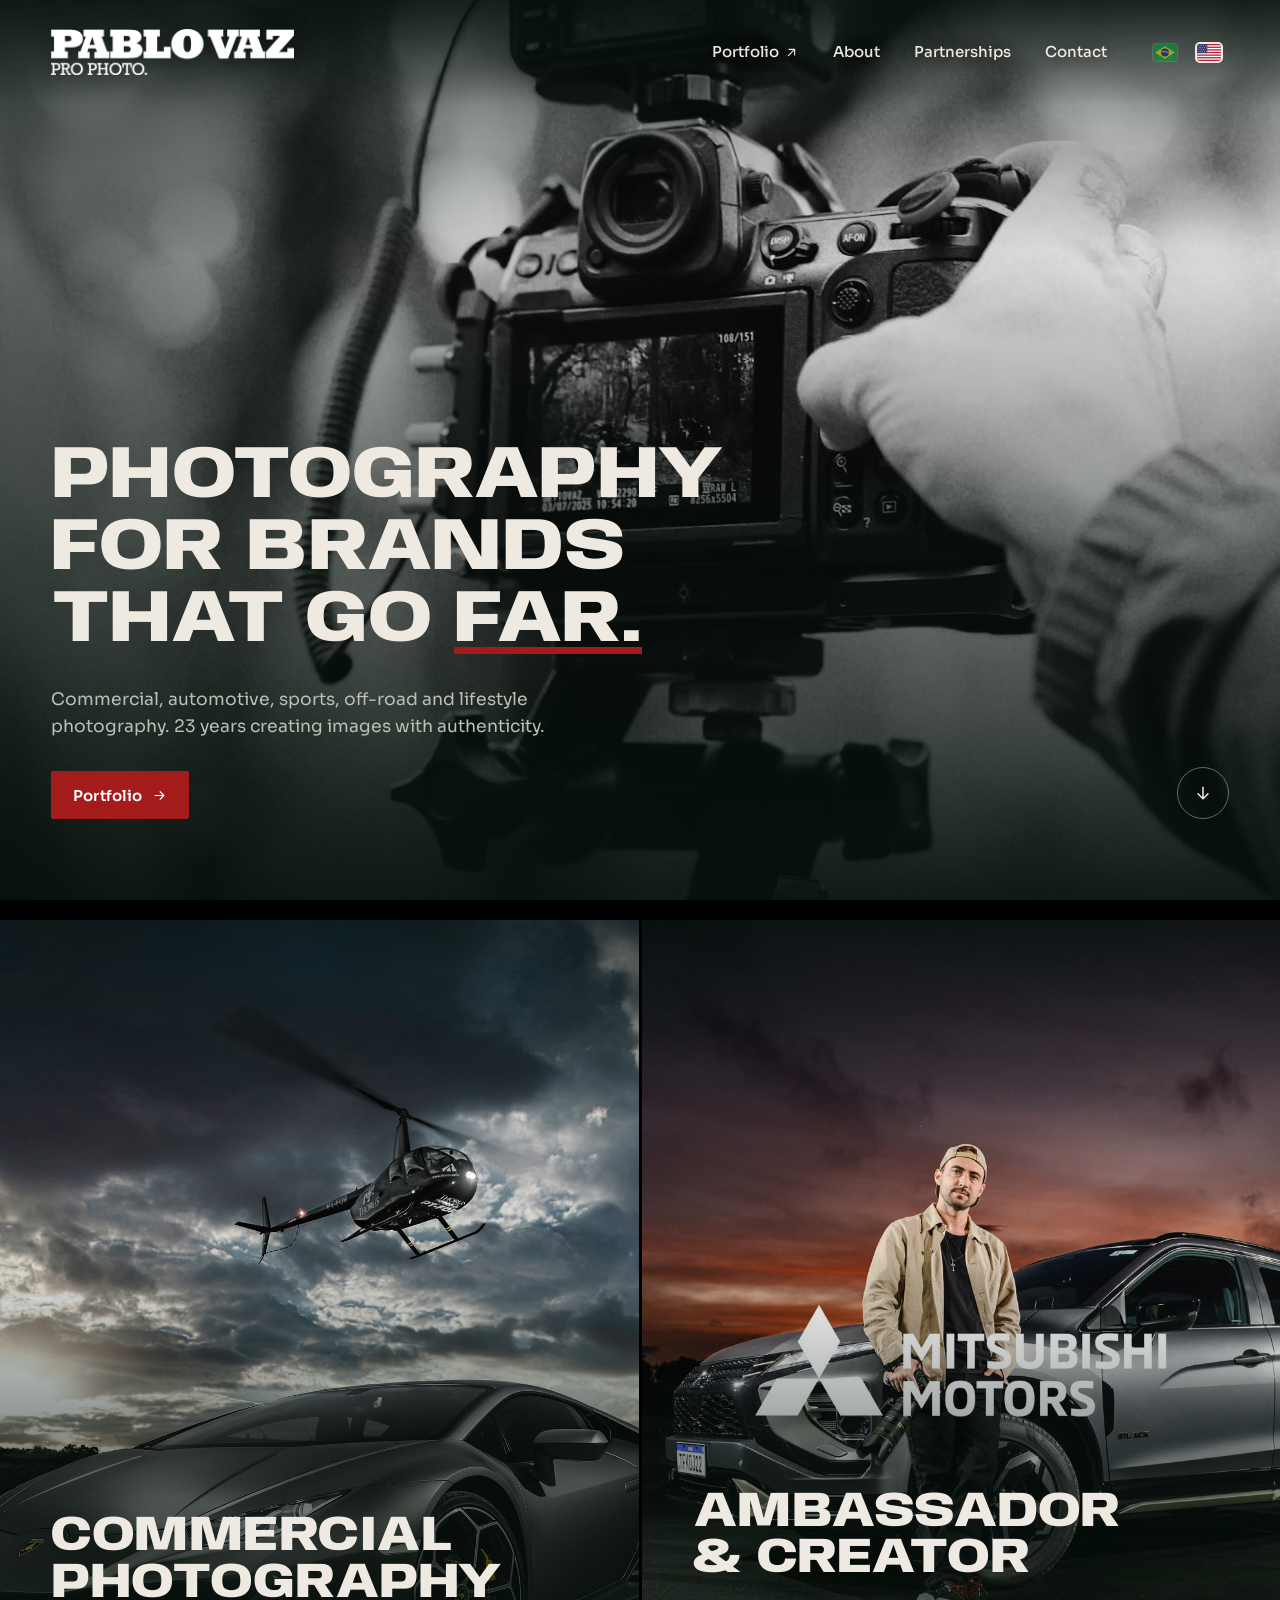
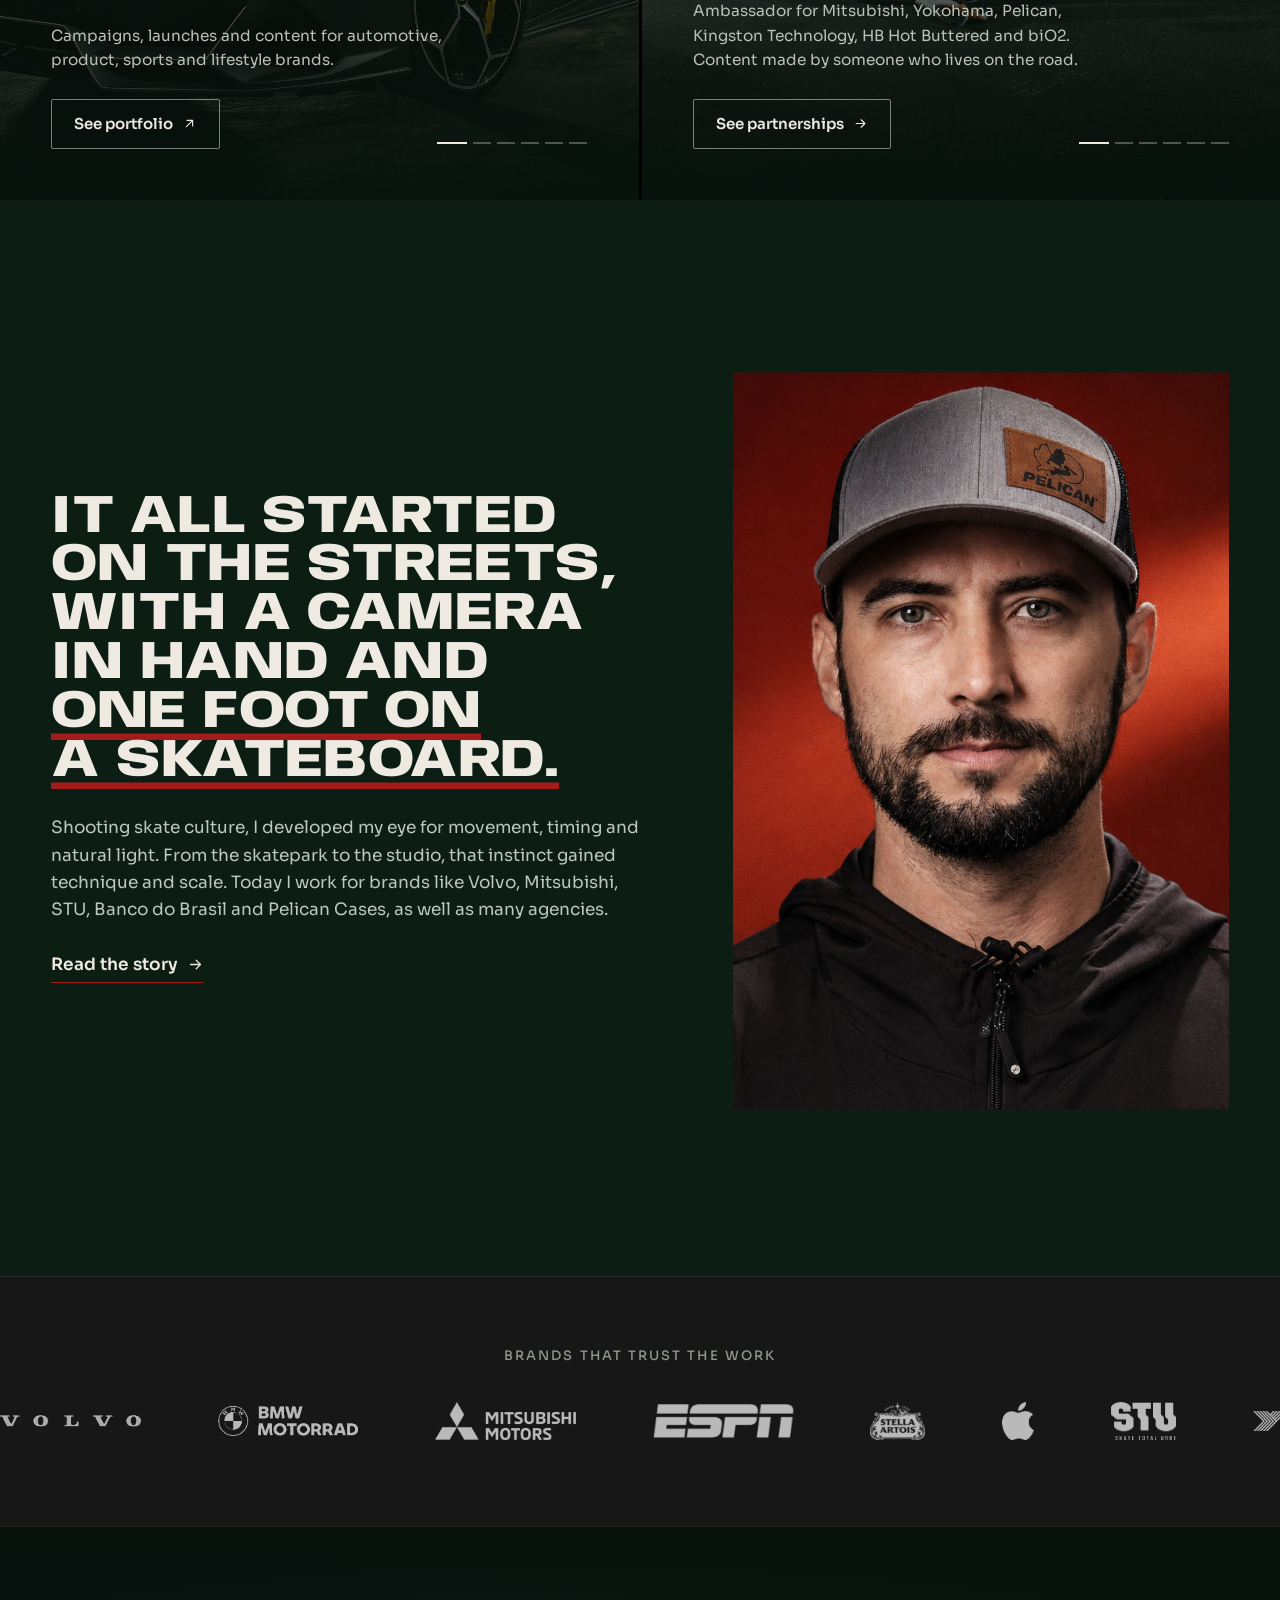
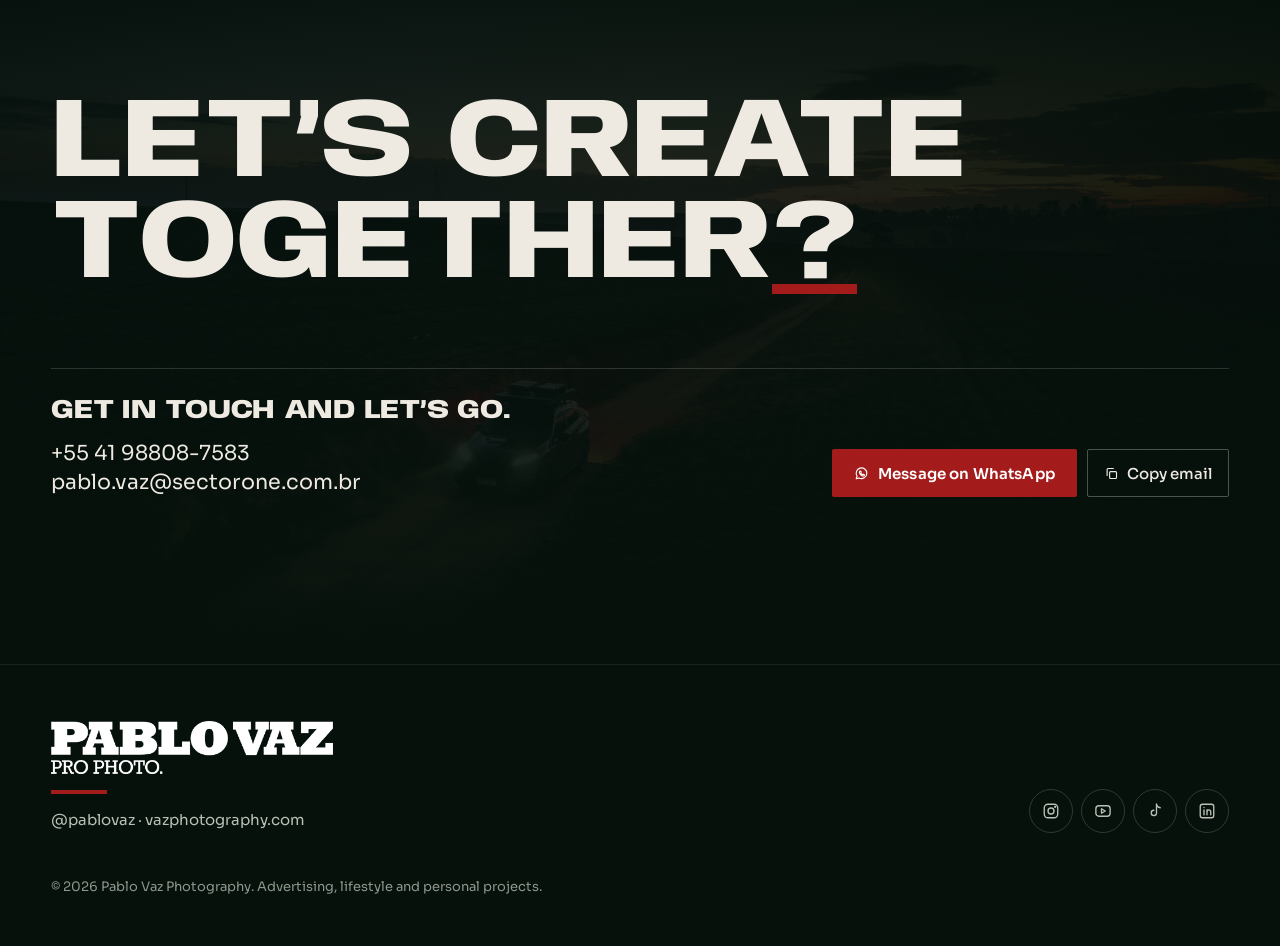
<file: contact.html>
<!DOCTYPE html>
<html lang="en"><head><meta charset="utf-8">
<title>Redirecting</title>
<meta name="robots" content="noindex">
<link rel="canonical" href="/#contato">
<meta http-equiv="refresh" content="0; url=/#contato">
<script>location.replace("/#contato")</script>
</head><body style="background:#0C1D14;color:#EEEAE2;font-family:sans-serif">
<p><a href="/#contato" style="color:#EEEAE2">Redirecting</a></p>
</body></html>
</file>
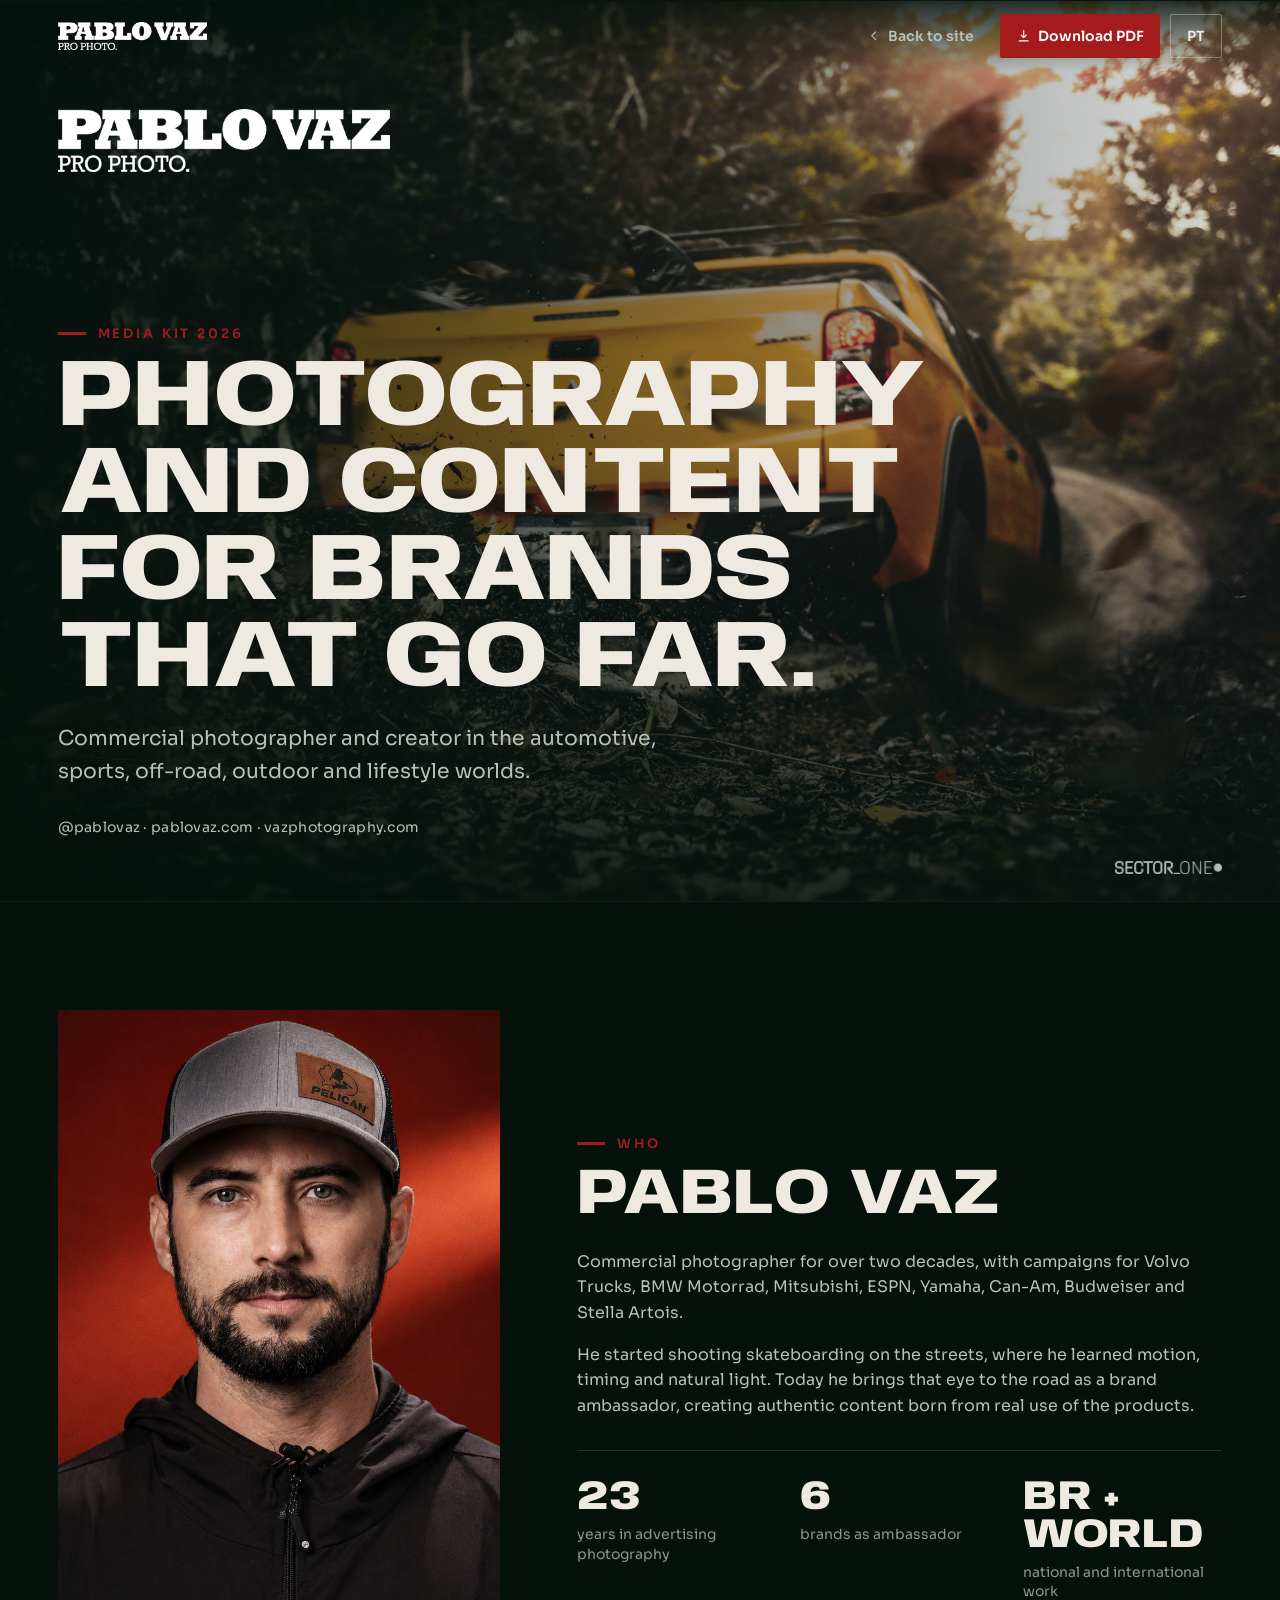
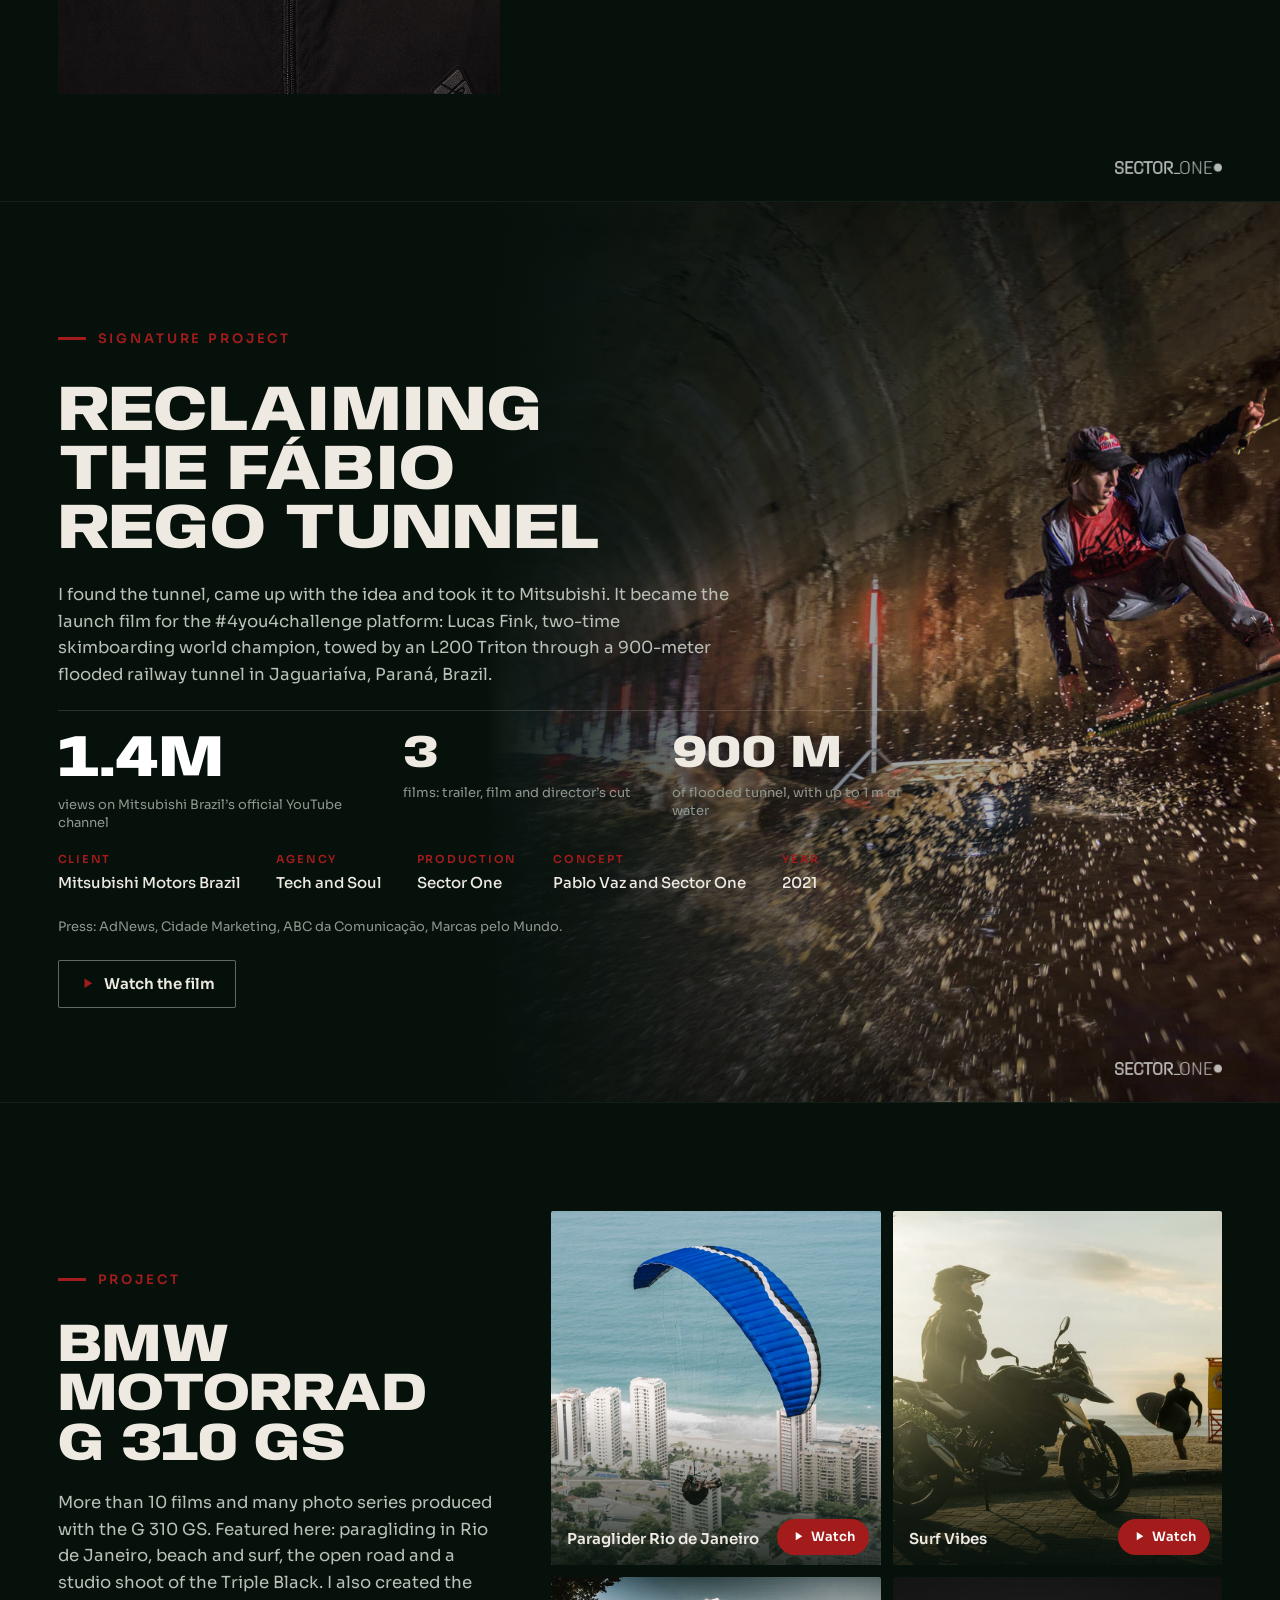
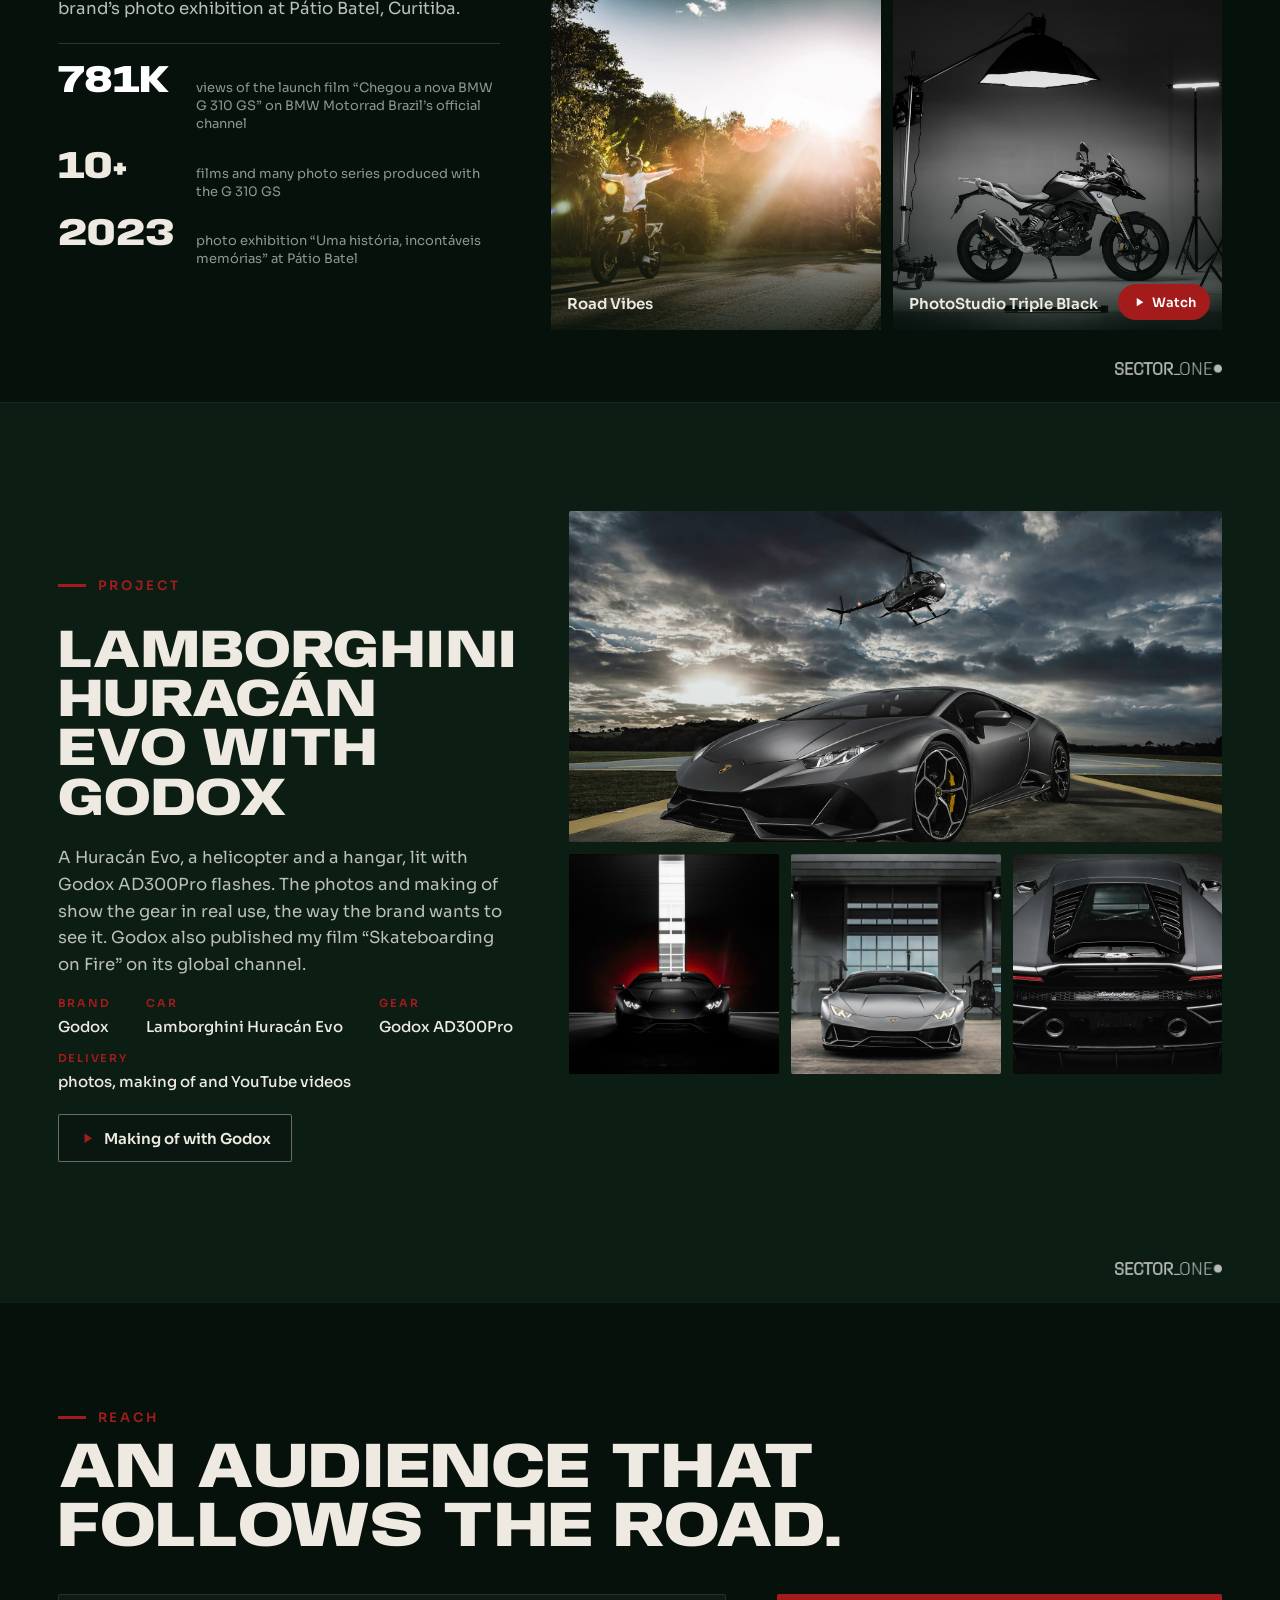
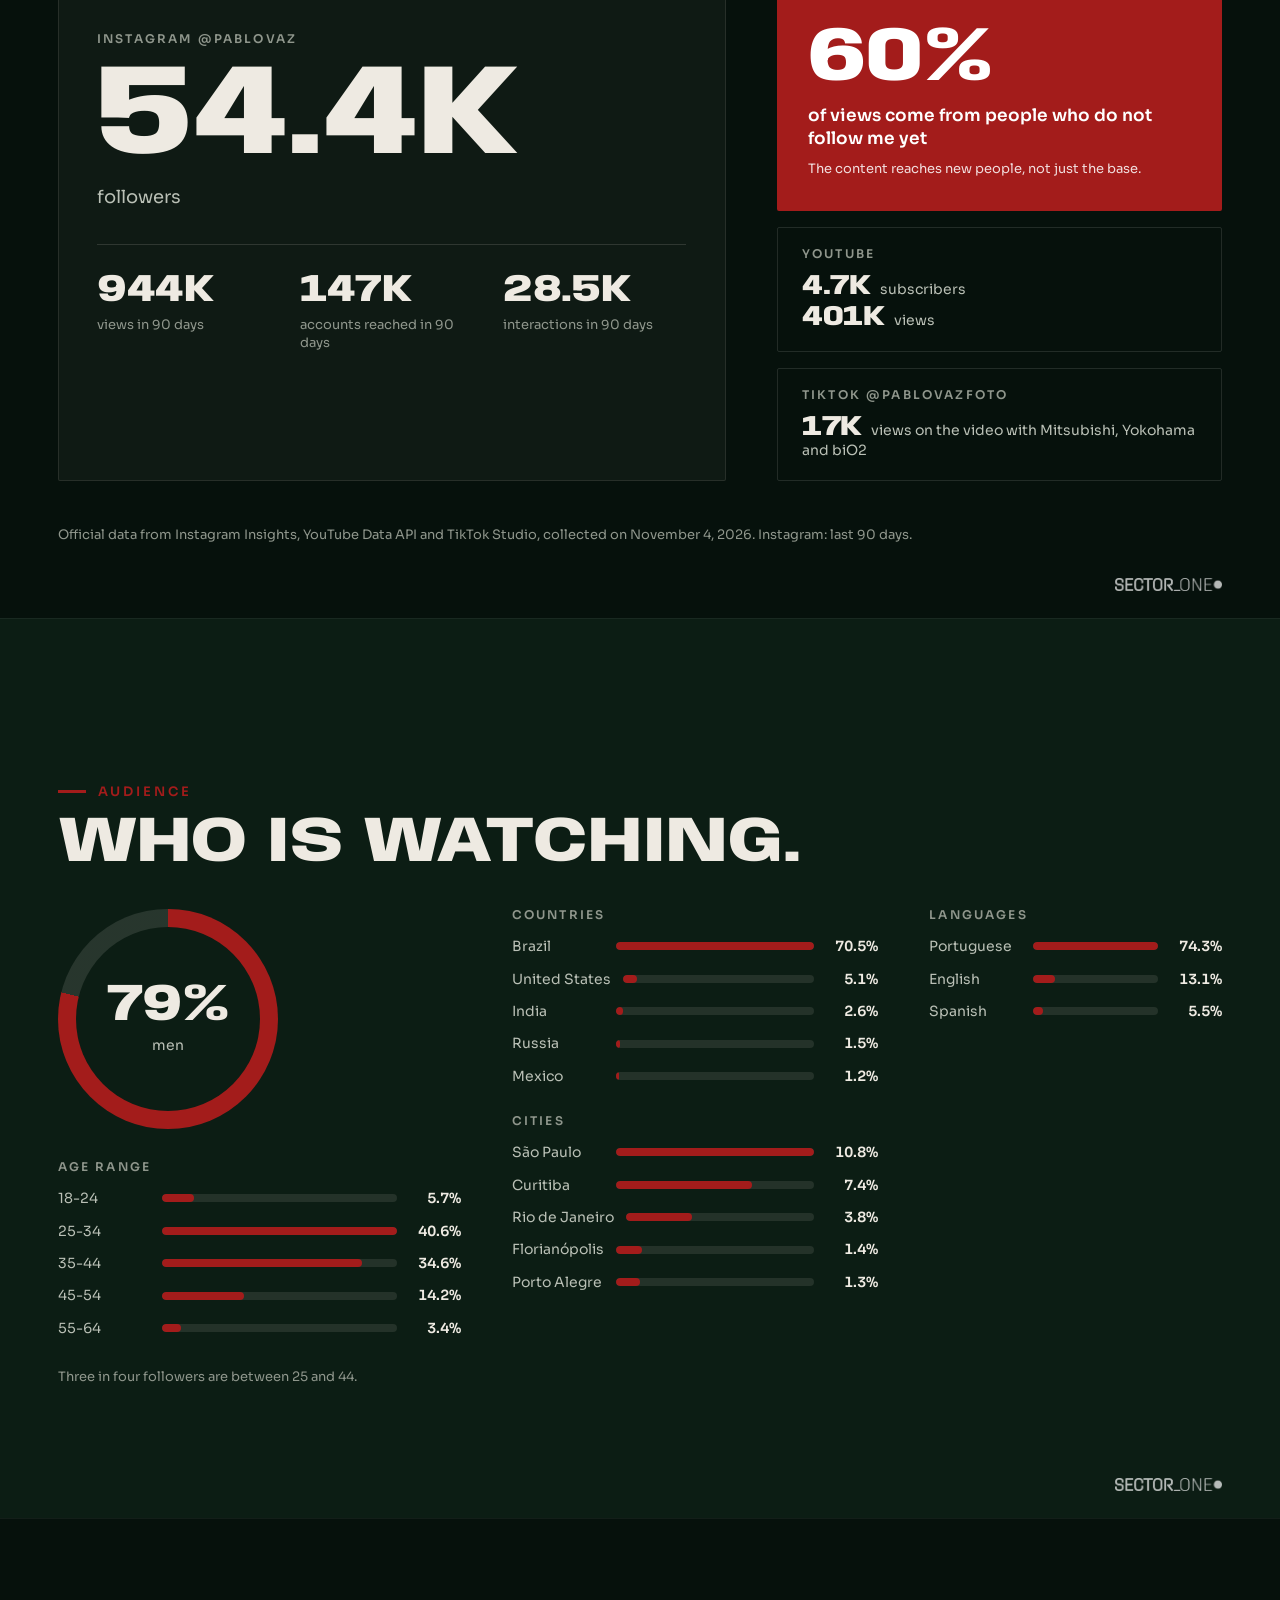
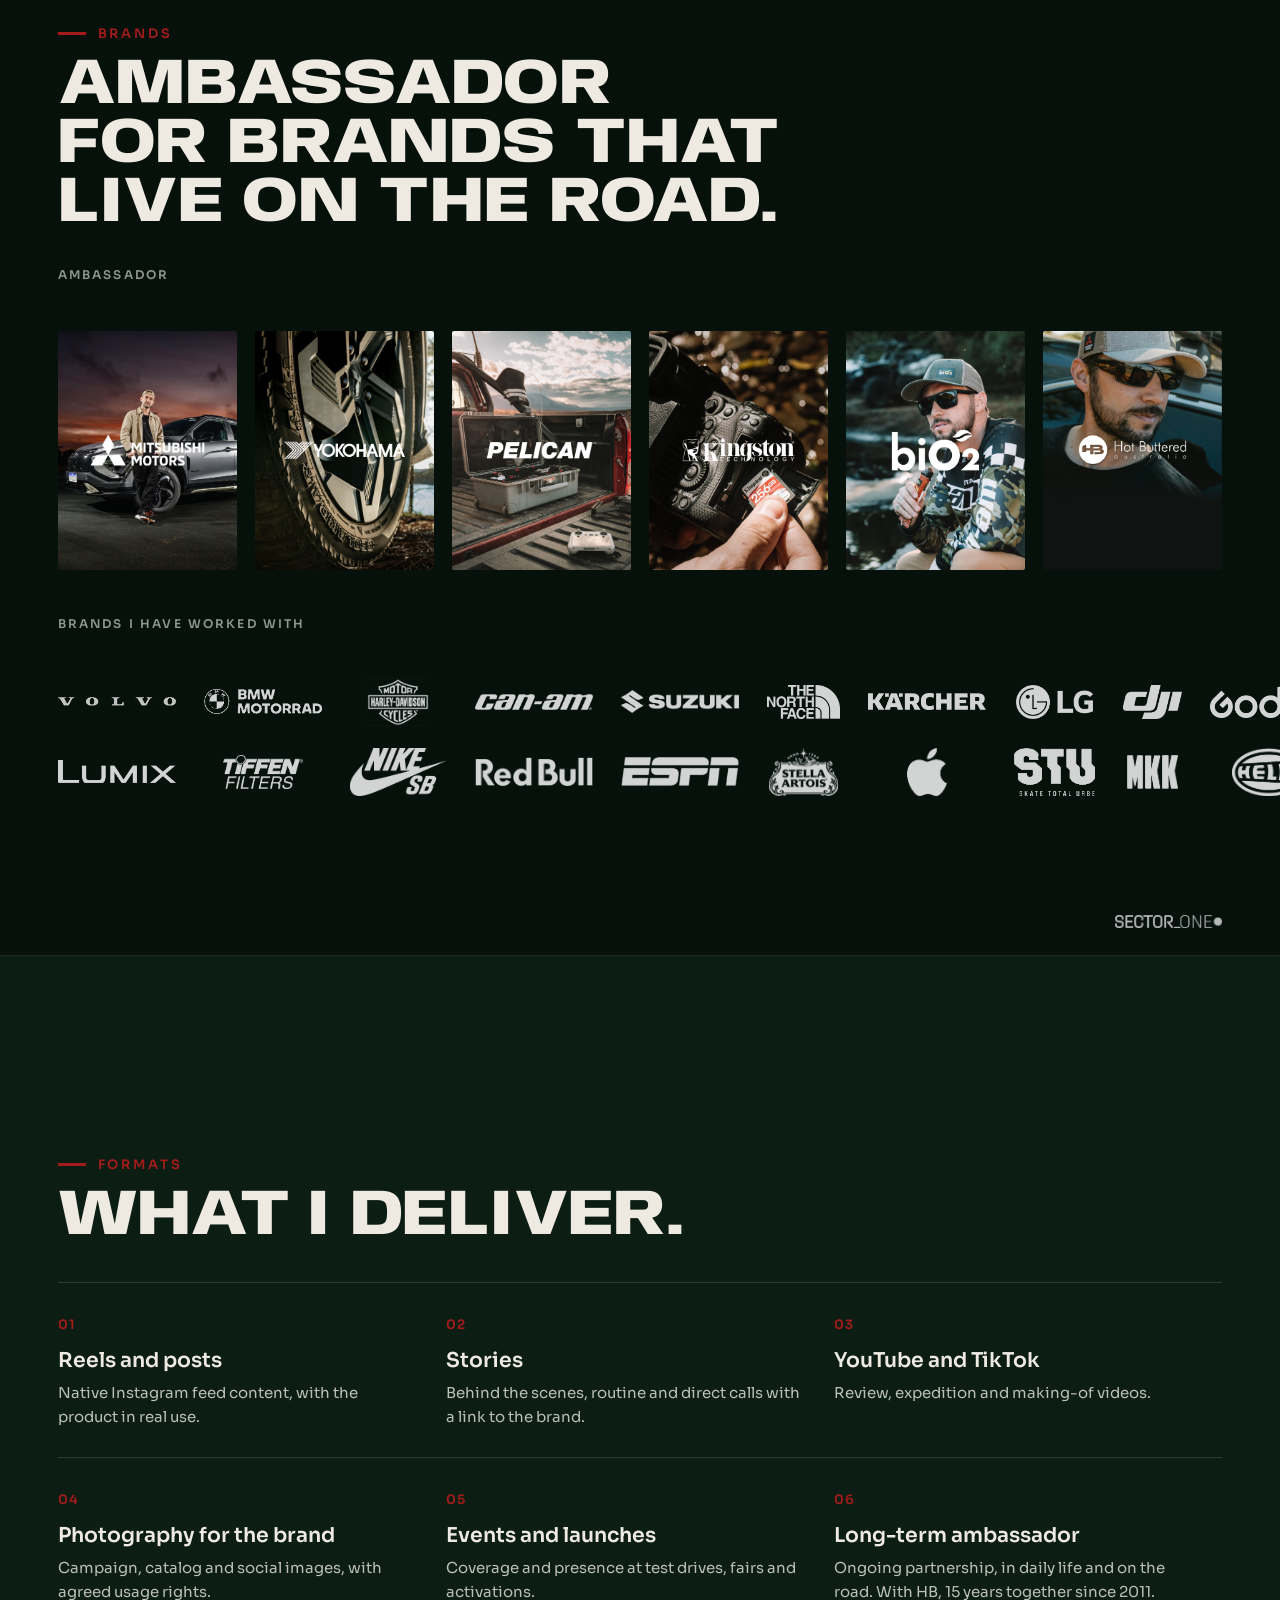
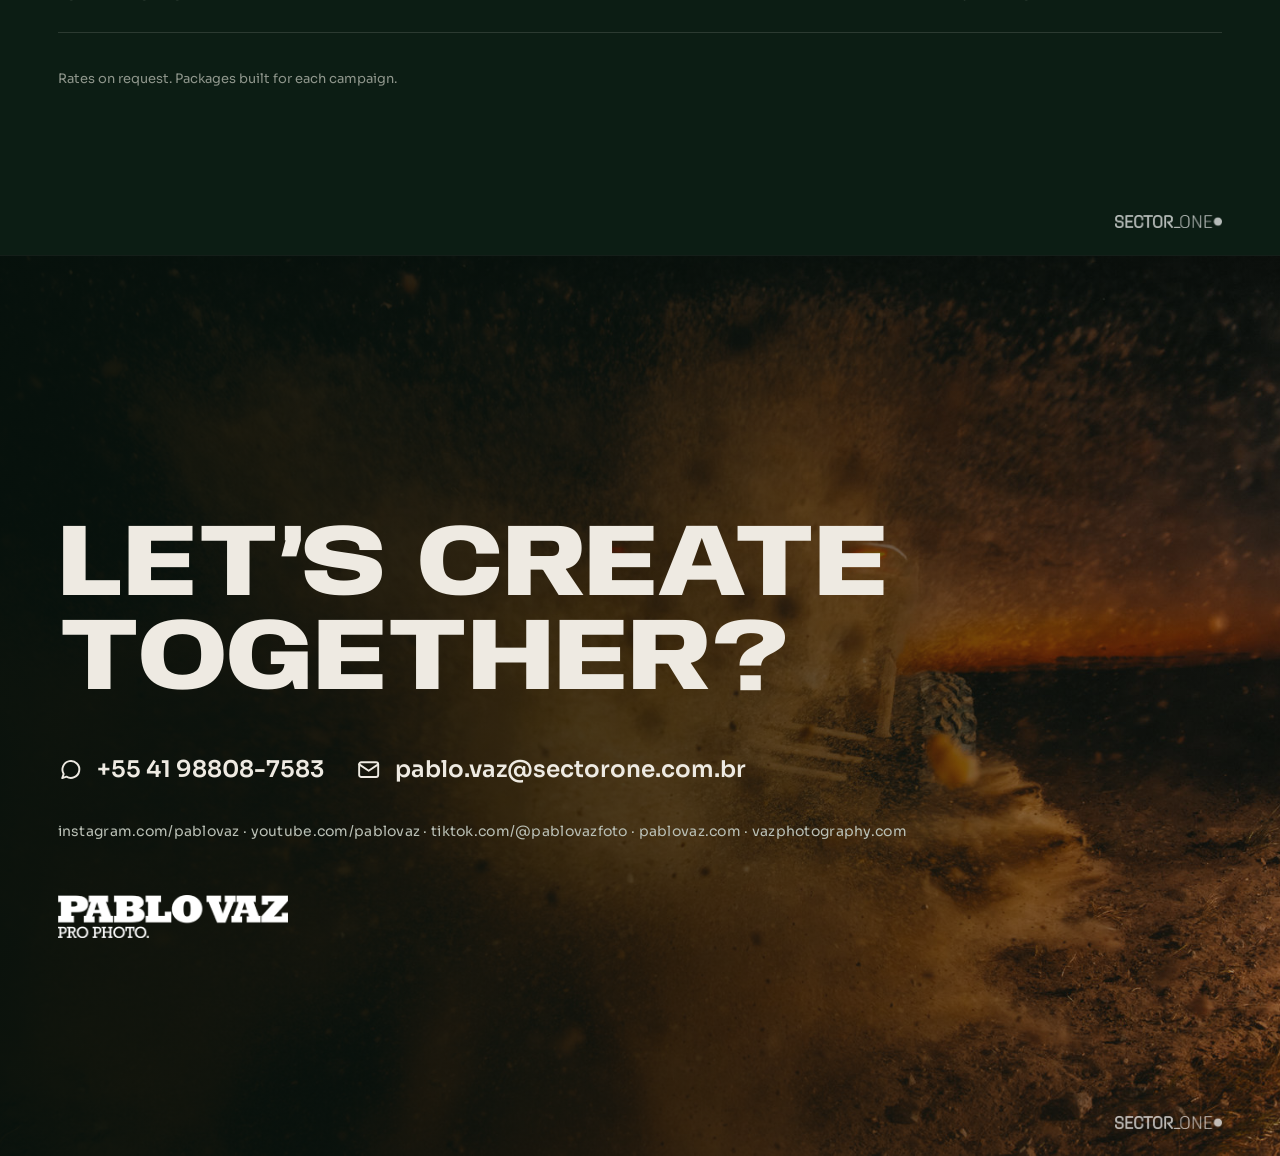
<file: mediakit.html>
<!DOCTYPE html>
<html lang="en">
<head>
<meta charset="utf-8">
<meta name="viewport" content="width=device-width, initial-scale=1">
<title>Media Kit | Pablo Vaz, automotive photographer and creator</title>
<meta name="description" content="Pablo Vaz media kit: audience, demographics, partner brands and content formats for automotive, off-road and lifestyle campaigns.">
<meta name="theme-color" content="#0C1D14">
<link rel="icon" type="image/png" sizes="32x32" href="/favicon-32.png">
<link rel="apple-touch-icon" href="/apple-touch-icon.png">
<meta property="og:type" content="website">
<meta property="og:title" content="Media Kit | Pablo Vaz, automotive photographer and creator">
<meta property="og:description" content="Pablo Vaz media kit: audience, demographics, partner brands and content formats for automotive, off-road and lifestyle campaigns.">
<meta property="og:url" content="https://www.vazphotography.com/mediakit">
<meta property="og:image" content="https://www.vazphotography.com/img/og-mediakit.jpg">
<meta name="twitter:card" content="summary_large_image">
<link rel="canonical" href="https://www.vazphotography.com/mediakit">
<link rel="alternate" hreflang="pt-BR" href="https://www.pablovaz.com/mediakit">
<link rel="alternate" hreflang="en" href="https://www.vazphotography.com/mediakit">
<link rel="alternate" hreflang="x-default" href="https://www.pablovaz.com/mediakit">
<link rel="preconnect" href="https://fonts.googleapis.com">
<link rel="preconnect" href="https://fonts.gstatic.com" crossorigin>
<link rel="stylesheet" href="https://fonts.googleapis.com/css2?family=Sora:wght@400;500;600&family=Anybody:wdth,wght@50..150,800&display=swap">
<link rel="stylesheet" href="css/mediakit.css">
</head>
<body>
<nav class="bar" aria-label="Media kit">
  <a class="mk" href="/"><img src="img/logo.png" alt="Pablo Vaz" width="500" height="94"></a>
  <div class="acts">
    <a class="lnk" href="/"><svg class="i" viewBox="0 0 24 24"><path d="M15 6l-6 6 6 6"/></svg><span>Back to site</span></a>
    <a class="btn" href="/mediakit-pablovaz-en.pdf" download><svg class="i" viewBox="0 0 24 24"><path d="M12 4v11m0 0-4-4m4 4 4-4M5 20h14"/></svg><span>Download PDF</span></a>
    <a class="lang" href="https://www.pablovaz.com/mediakit" hreflang="pt-BR">PT</a>
  </div>
</nav>
<main>

<section class="pg cover">
  <img class="bg" src="img/hero-169.jpg" alt="Yellow Mitsubishi Triton pickup on a dirt trail, leaves flying">
  <div class="in">
    <img class="logo" src="img/logo.png" alt="Pablo Vaz Pro Photo" width="500" height="94">
    <div class="cv">
      <p class="kick">Media kit 2026</p>
      <h1 class="d">Photography and content for brands that go far.</h1>
      <p class="sub">Commercial photographer and creator in the automotive, sports, off-road, outdoor and lifestyle worlds.</p>
    </div>
    <p class="hand">@pablovaz · pablovaz.com · vazphotography.com</p>
  </div>
  <img class="s1" src="img/logos/w/sectorone.png" alt="Sector One" width="900" height="109">
</section>

<section class="pg who">
  <figure class="ph"><img src="img/retrato.jpg" alt="Portrait of Pablo Vaz" loading="lazy"></figure>
  <div class="tx">
    <p class="kick">Who</p>
    <h2 class="d">Pablo Vaz</h2>
    <p>Commercial photographer for over two decades, with campaigns for Volvo Trucks, BMW Motorrad, Mitsubishi, ESPN, Yamaha, Can-Am, Budweiser and Stella Artois.</p>
    <p>He started shooting skateboarding on the streets, where he learned motion, timing and natural light. Today he brings that eye to the road as a brand ambassador, creating authentic content born from real use of the products.</p>
    <ul class="facts">
      <li><b class="d">23</b><span>years in advertising photography</span></li>
      <li><b class="d">6</b><span>brands as ambassador</span></li>
      <li><b class="d">BR + world</b><span>national and international work</span></li>
    </ul>
  </div>
  <img class="s1" src="img/logos/w/sectorone.png" alt="Sector One" width="900" height="109">
</section>

<section class="pg tunel">
  <img class="bg" src="img/proj/tunel-bg.jpg" alt="Lucas Fink skimboarding inside the flooded tunnel, lit in red" loading="lazy">
  <div class="in">
    <p class="kick">Signature project</p>
    <h2 class="d">Reclaiming the Fábio Rego Tunnel</h2>
    <p class="lead">I found the tunnel, came up with the idea and took it to Mitsubishi. It became the launch film for the #4you4challenge platform: Lucas Fink, two-time skimboarding world champion, towed by an L200 Triton through a 900-meter flooded railway tunnel in Jaguariaíva, Paraná, Brazil.</p>
    <ul class="tstats">
      <li><b class="d">1.4M</b><span>views on Mitsubishi Brazil’s official YouTube channel</span></li>
      <li><b class="d">3</b><span>films: trailer, film and director’s cut</span></li>
      <li><b class="d">900 m</b><span>of flooded tunnel, with up to 1 m of water</span></li>
    </ul>
    <dl class="ficha"><div><dt>Client</dt><dd>Mitsubishi Motors Brazil</dd></div><div><dt>Agency</dt><dd>Tech and Soul</dd></div><div><dt>Production</dt><dd>Sector One</dd></div><div><dt>Concept</dt><dd>Pablo Vaz and Sector One</dd></div><div><dt>Year</dt><dd>2021</dd></div></dl>
    <p class="note">Press: AdNews, Cidade Marketing, ABC da Comunicação, Marcas pelo Mundo.</p>
    <button type="button" class="play web" data-yt="C1BneGtQBiE"><svg class="i" viewBox="0 0 24 24"><path d="M8 5v14l11-7z" fill="currentColor" stroke="none"/></svg><span>Watch the film</span></button>
  </div>
  <img class="s1" src="img/logos/w/sectorone.png" alt="Sector One" width="900" height="109">
</section>

<section class="pg proj bmw">
  <div class="tx">
    <p class="kick">Project</p>
    <h2 class="d">BMW Motorrad G 310 GS</h2>
    <p class="lead">More than 10 films and many photo series produced with the G 310 GS. Featured here: paragliding in Rio de Janeiro, beach and surf, the open road and a studio shoot of the Triple Black. I also created the brand’s photo exhibition at Pátio Batel, Curitiba.</p>
    <ul class="pstats"><li><b class="d">781K</b><span>views of the launch film “Chegou a nova BMW G 310 GS” on BMW Motorrad Brazil’s official channel</span></li><li><b class="d">10+</b><span>films and many photo series produced with the G 310 GS</span></li><li><b class="d">2023</b><span>photo exhibition “Uma história, incontáveis memórias” at Pátio Batel</span></li></ul>
  </div>
  <div class="films"><figure class="film"><img src="img/proj/bmw-paraglider.jpg" alt="Paraglider Rio de Janeiro" loading="lazy"><figcaption>Paraglider Rio de Janeiro</figcaption><button type="button" class="pchip web" data-yt="C7SqIaasaD4"><svg class="i" viewBox="0 0 24 24"><path d="M8 5v14l11-7z" fill="currentColor" stroke="none"/></svg><span>Watch</span></button></figure><figure class="film"><img src="img/proj/bmw-surf.jpg" alt="Surf Vibes" loading="lazy"><figcaption>Surf Vibes</figcaption><button type="button" class="pchip web" data-yt="Kiat2wBZ5mA"><svg class="i" viewBox="0 0 24 24"><path d="M8 5v14l11-7z" fill="currentColor" stroke="none"/></svg><span>Watch</span></button></figure><figure class="film"><img src="img/proj/bmw-road.jpg" alt="Road Vibes" loading="lazy"><figcaption>Road Vibes</figcaption></figure><figure class="film"><img src="img/proj/bmw-studio.jpg" alt="PhotoStudio Triple Black" loading="lazy"><figcaption>PhotoStudio Triple Black</figcaption><button type="button" class="pchip web" data-yt="nDD17SbeeK8"><svg class="i" viewBox="0 0 24 24"><path d="M8 5v14l11-7z" fill="currentColor" stroke="none"/></svg><span>Watch</span></button></figure></div>
  <img class="s1" src="img/logos/w/sectorone.png" alt="Sector One" width="900" height="109">
</section>

<section class="pg proj godox">
  <div class="tx">
    <p class="kick">Project</p>
    <h2 class="d">Lamborghini Huracán Evo with Godox</h2>
    <p class="lead">A Huracán Evo, a helicopter and a hangar, lit with Godox AD300Pro flashes. The photos and making of show the gear in real use, the way the brand wants to see it. Godox also published my film “Skateboarding on Fire” on its global channel.</p>
    <dl class="ficha"><div><dt>Brand</dt><dd>Godox</dd></div><div><dt>Car</dt><dd>Lamborghini Huracán Evo</dd></div><div><dt>Gear</dt><dd>Godox AD300Pro</dd></div><div><dt>Delivery</dt><dd>photos, making of and YouTube videos</dd></div></dl>
    <div class="plays"><button type="button" class="play web" data-yt="_1EY20PphgI"><svg class="i" viewBox="0 0 24 24"><path d="M8 5v14l11-7z" fill="currentColor" stroke="none"/></svg><span>Making of with Godox</span></button></div>
  </div>
  <div class="mos m4">
    <img class="a" src="img/proj/lambo-heli.jpg" alt="Lamborghini Huracán Evo with a helicopter under a dramatic sky" loading="lazy">
    <img class="b" src="img/proj/lambo-red.jpg" alt="Huracán Evo in the dark with red light" loading="lazy">
    <img class="c" src="img/proj/lambo-hangar.jpg" alt="Huracán Evo at the hangar door" loading="lazy">
    <img class="d2" src="img/proj/lambo-rear.jpg" alt="Rear of the Huracán Evo in the studio" loading="lazy">
  </div>
  <img class="s1" src="img/logos/w/sectorone.png" alt="Sector One" width="900" height="109">
</section>

<section class="pg nums">
  <header><p class="kick">Reach</p><h2 class="d">An audience that follows the road.</h2></header>
  <div class="grid">
    <div class="ig">
      <p class="lab">Instagram @pablovaz</p>
      <p class="big d">54.4K</p><p class="cap">followers</p>
      <ul class="kpis">
        <li><b class="d">944K</b><span>views in 90 days</span></li>
        <li><b class="d">147K</b><span>accounts reached in 90 days</span></li>
        <li><b class="d">28.5K</b><span>interactions in 90 days</span></li>
      </ul>
    </div>
    <div class="side">
      <div class="hl"><b class="d">60%</b><p>of views come from people who do not follow me yet</p><small>The content reaches new people, not just the base.</small></div>
      <div class="mini"><p class="lab">YouTube</p><p><b class="d">4.7K</b> subscribers</p><p><b class="d">401K</b> views</p></div>
      <div class="mini"><p class="lab">TikTok @pablovazfoto</p><p><b class="d">17K</b> views on the video with Mitsubishi, Yokohama and biO2</p></div>
    </div>
  </div>
  <p class="src">Official data from Instagram Insights, YouTube Data API and TikTok Studio, collected on November 4, 2026. Instagram: last 90 days.</p>
  <img class="s1" src="img/logos/w/sectorone.png" alt="Sector One" width="900" height="109">
</section>

<section class="pg aud">
  <header><p class="kick">Audience</p><h2 class="d">Who is watching.</h2></header>
  <div class="grid">
    <div class="g1">
      <div class="donut" style="--p:78.9"><b class="d">79%</b><span>men</span></div>
      <p class="lab">Age range</p>
      <ul class="bars"><li><span class="bl">18-24</span><span class="bt"><i style="width:14.0%"></i></span><span class="bv">5.7%</span></li><li><span class="bl">25-34</span><span class="bt"><i style="width:100.0%"></i></span><span class="bv">40.6%</span></li><li><span class="bl">35-44</span><span class="bt"><i style="width:85.2%"></i></span><span class="bv">34.6%</span></li><li><span class="bl">45-54</span><span class="bt"><i style="width:35.0%"></i></span><span class="bv">14.2%</span></li><li><span class="bl">55-64</span><span class="bt"><i style="width:8.4%"></i></span><span class="bv">3.4%</span></li></ul>
      <p class="note">Three in four followers are between 25 and 44.</p>
    </div>
    <div class="g2">
      <p class="lab">Countries</p><ul class="bars"><li><span class="bl">Brazil</span><span class="bt"><i style="width:100.0%"></i></span><span class="bv">70.5%</span></li><li><span class="bl">United States</span><span class="bt"><i style="width:7.2%"></i></span><span class="bv">5.1%</span></li><li><span class="bl">India</span><span class="bt"><i style="width:3.7%"></i></span><span class="bv">2.6%</span></li><li><span class="bl">Russia</span><span class="bt"><i style="width:2.1%"></i></span><span class="bv">1.5%</span></li><li><span class="bl">Mexico</span><span class="bt"><i style="width:1.7%"></i></span><span class="bv">1.2%</span></li></ul>
      <p class="lab">Cities</p><ul class="bars"><li><span class="bl">São Paulo</span><span class="bt"><i style="width:100.0%"></i></span><span class="bv">10.8%</span></li><li><span class="bl">Curitiba</span><span class="bt"><i style="width:68.5%"></i></span><span class="bv">7.4%</span></li><li><span class="bl">Rio de Janeiro</span><span class="bt"><i style="width:35.2%"></i></span><span class="bv">3.8%</span></li><li><span class="bl">Florianópolis</span><span class="bt"><i style="width:13.0%"></i></span><span class="bv">1.4%</span></li><li><span class="bl">Porto Alegre</span><span class="bt"><i style="width:12.0%"></i></span><span class="bv">1.3%</span></li></ul>
    </div>
    <div class="g3">
      <p class="lab">Languages</p><ul class="bars"><li><span class="bl">Portuguese</span><span class="bt"><i style="width:100.0%"></i></span><span class="bv">74.3%</span></li><li><span class="bl">English</span><span class="bt"><i style="width:17.6%"></i></span><span class="bv">13.1%</span></li><li><span class="bl">Spanish</span><span class="bt"><i style="width:7.4%"></i></span><span class="bv">5.5%</span></li></ul>
    </div>
  </div>
  <img class="s1" src="img/logos/w/sectorone.png" alt="Sector One" width="900" height="109">
</section>


<section class="pg brands">
  <header><p class="kick">Brands</p><h2 class="d">Ambassador for brands that live on the road.</h2></header>
  <p class="lab">Ambassador</p>
  <div class="ambs"><figure class="amb"><img src="img/parc/mitsubishi.jpg" alt="Mitsubishi Motors" loading="lazy"></figure><figure class="amb"><img src="img/parc/yokohama.jpg" alt="Yokohama" loading="lazy"></figure><figure class="amb"><img src="img/parc/pelican.jpg" alt="Pelican" loading="lazy"></figure><figure class="amb"><img src="img/parc/kingston.jpg" alt="Kingston" loading="lazy"></figure><figure class="amb"><img src="img/parc/bio2.jpg" alt="biO2" loading="lazy"></figure><figure class="amb"><img src="img/parc/hb.jpg" alt="HB" loading="lazy"></figure></div>
  <p class="lab">Brands I have worked with</p>
  <ul class="logos"><li><img src="img/logos/volvo.png" alt="Volvo Trucks" loading="lazy"></li><li><img src="img/logos/bmw.png" alt="BMW Motorrad" loading="lazy"></li><li><img class=sq src="img/logos/w/harley.png" alt="Harley-Davidson" loading="lazy"></li><li><img src="img/logos/w/canam.png" alt="Can-Am" loading="lazy"></li><li><img src="img/logos/w/suzuki.png" alt="Suzuki" loading="lazy"></li><li><img src="img/logos/w/tnf.png" alt="The North Face" loading="lazy"></li><li><img src="img/logos/w/karcher.png" alt="Kärcher" loading="lazy"></li><li><img src="img/logos/w/lg.png" alt="LG" loading="lazy"></li><li><img src="img/logos/w/dji.png" alt="DJI" loading="lazy"></li><li><img src="img/logos/w/godox.png" alt="Godox" loading="lazy"></li><li><img src="img/logos/w/lumix.png" alt="Lumix" loading="lazy"></li><li><img src="img/logos/w/tiffen.png" alt="Tiffen" loading="lazy"></li><li><img class=sq src="img/logos/w/nikesb.png" alt="Nike SB" loading="lazy"></li><li><img src="img/logos/w/redbull.png" alt="Red Bull" loading="lazy"></li><li><img src="img/logos/espn.png" alt="ESPN" loading="lazy"></li><li><img class=sq src="img/logos/stella.png" alt="Stella Artois" loading="lazy"></li><li><img class=sq src="img/logos/apple.png" alt="Apple" loading="lazy"></li><li><img class=sq src="img/logos/stu.png" alt="STU" loading="lazy"></li><li><img src="img/logos/w/mkk.png" alt="MKK Off-Road" loading="lazy"></li><li><img class=sq src="img/logos/w/hella.png" alt="Hella" loading="lazy"></li></ul>
  <img class="s1" src="img/logos/w/sectorone.png" alt="Sector One" width="900" height="109">
</section>

<section class="pg fmt">
  <header><p class="kick">Formats</p><h2 class="d">What I deliver.</h2></header>
  <ol class="fm"><li><span class="n">01</span><h3>Reels and posts</h3><p>Native Instagram feed content, with the product in real use.</p></li><li><span class="n">02</span><h3>Stories</h3><p>Behind the scenes, routine and direct calls with a link to the brand.</p></li><li><span class="n">03</span><h3>YouTube and TikTok</h3><p>Review, expedition and making-of videos.</p></li><li><span class="n">04</span><h3>Photography for the brand</h3><p>Campaign, catalog and social images, with agreed usage rights.</p></li><li><span class="n">05</span><h3>Events and launches</h3><p>Coverage and presence at test drives, fairs and activations.</p></li><li><span class="n">06</span><h3>Long-term ambassador</h3><p>Ongoing partnership, in daily life and on the road. With HB, 15 years together since 2011.</p></li></ol>
  <p class="note">Rates on request. Packages built for each campaign.</p>
  <img class="s1" src="img/logos/w/sectorone.png" alt="Sector One" width="900" height="109">
</section>

<section class="pg contact">
  <img class="bg" src="img/poeira.jpg" alt="" loading="lazy">
  <div class="in">
    <h2 class="d">Let’s create together?</h2>
    <ul class="ct">
      <li><a href="https://wa.me/5541988087583"><svg class="i" viewBox="0 0 24 24"><path d="M4 20l1.4-4A8 8 0 1 1 8 18.6z"/></svg>+55 41 98808-7583</a></li>
      <li><a href="mailto:pablo.vaz@sectorone.com.br"><svg class="i" viewBox="0 0 24 24"><rect x="3" y="5" width="18" height="14" rx="2"/><path d="m3 7 9 6 9-6"/></svg>pablo.vaz@sectorone.com.br</a></li>
    </ul>
    <p class="hand">instagram.com/pablovaz · youtube.com/pablovaz · tiktok.com/@pablovazfoto · pablovaz.com · vazphotography.com</p>
    <img class="logo" src="img/logo.png" alt="Pablo Vaz Pro Photo" width="500" height="94">
  </div>
  <img class="s1" src="img/logos/w/sectorone.png" alt="Sector One" width="900" height="109">
</section>

</main>
<dialog class="vid" aria-label="Vídeo"><button type="button" class="x" aria-label="Close video">×</button><div class="frame"></div></dialog>
<script>
(function(){
  var d=document.querySelector('dialog.vid'), f=d.querySelector('.frame');
  document.querySelectorAll('[data-yt]').forEach(function(b){
    b.addEventListener('click',function(){
      f.innerHTML='<iframe src="https://www.youtube-nocookie.com/embed/'+b.dataset.yt+'?autoplay=1&rel=0" allow="autoplay; encrypted-media; picture-in-picture; fullscreen" allowfullscreen title="YouTube"></iframe>';
      d.showModal();
    });
  });
  function close(){ d.close(); }
  d.addEventListener('close',function(){ f.innerHTML=''; });
  d.querySelector('.x').addEventListener('click',close);
  d.addEventListener('click',function(e){ if(e.target===d) close(); });
})();
</script>
</body>
</html>
</file>
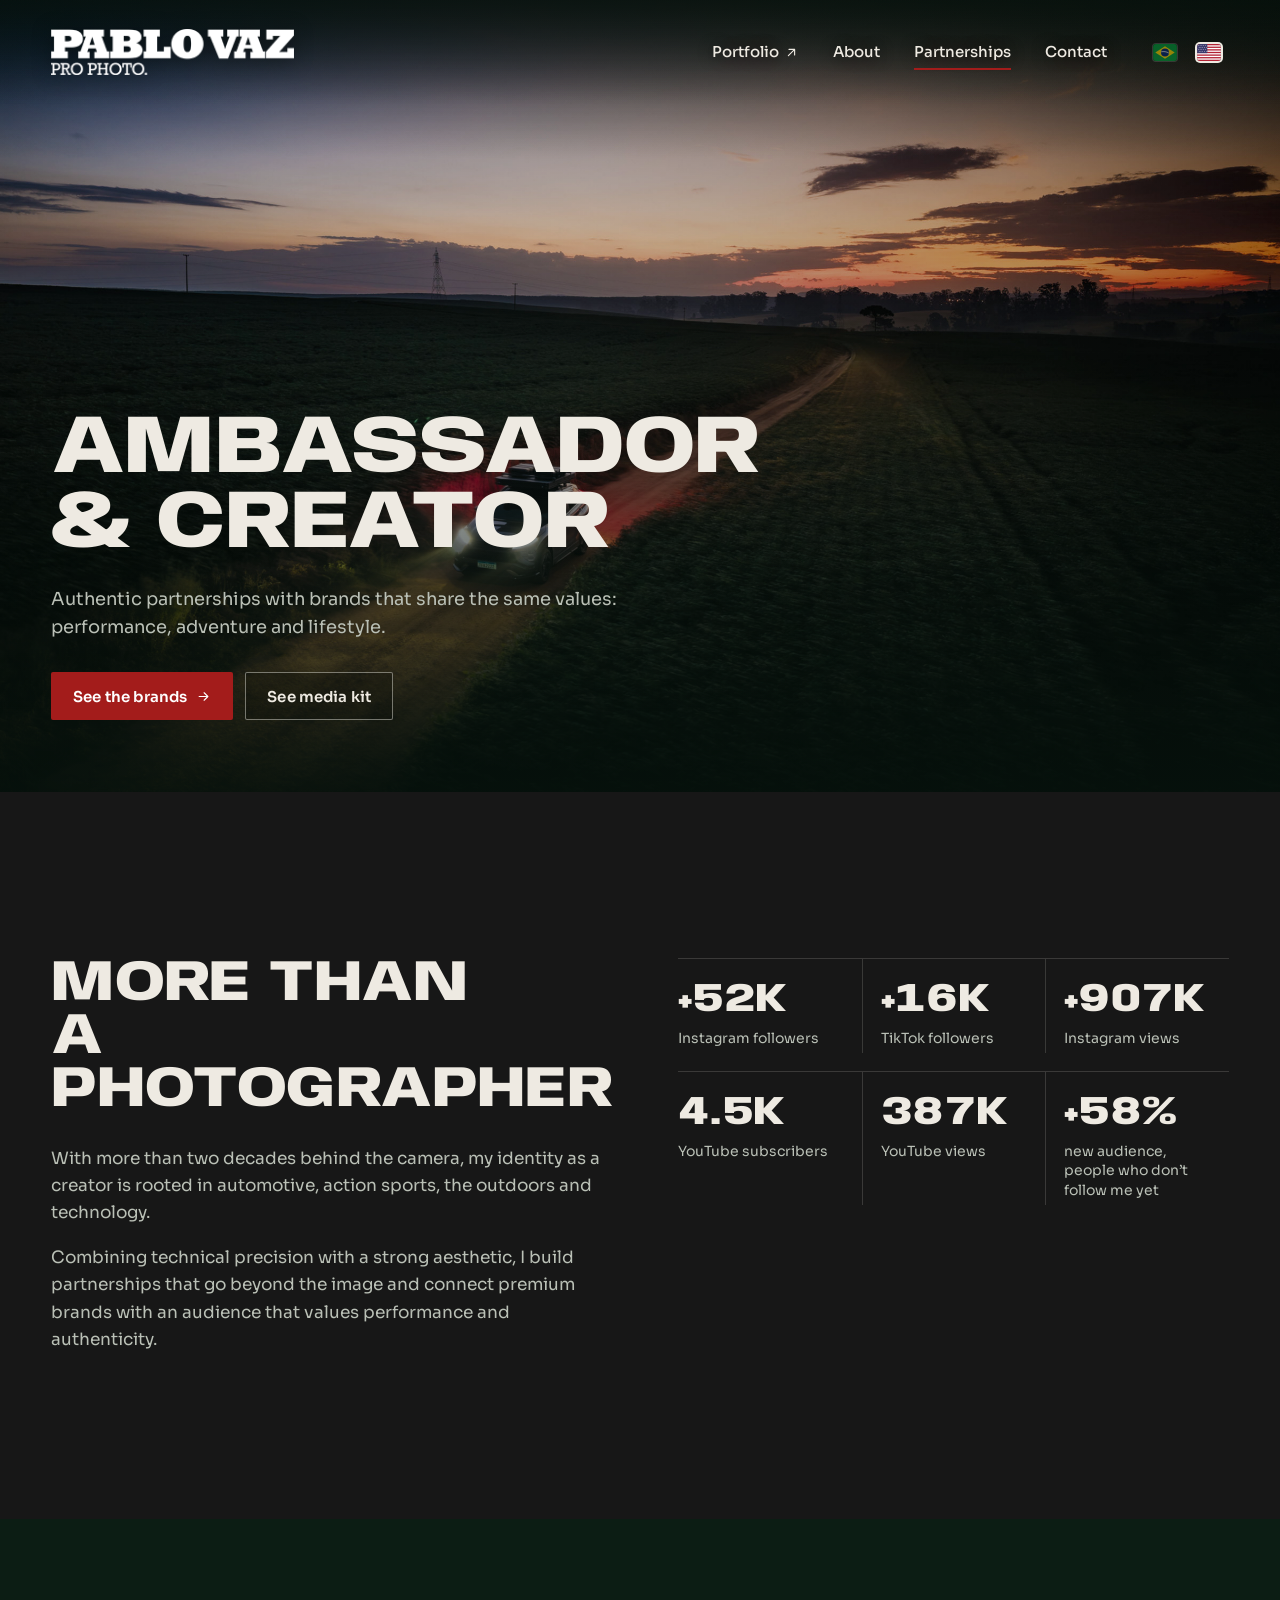
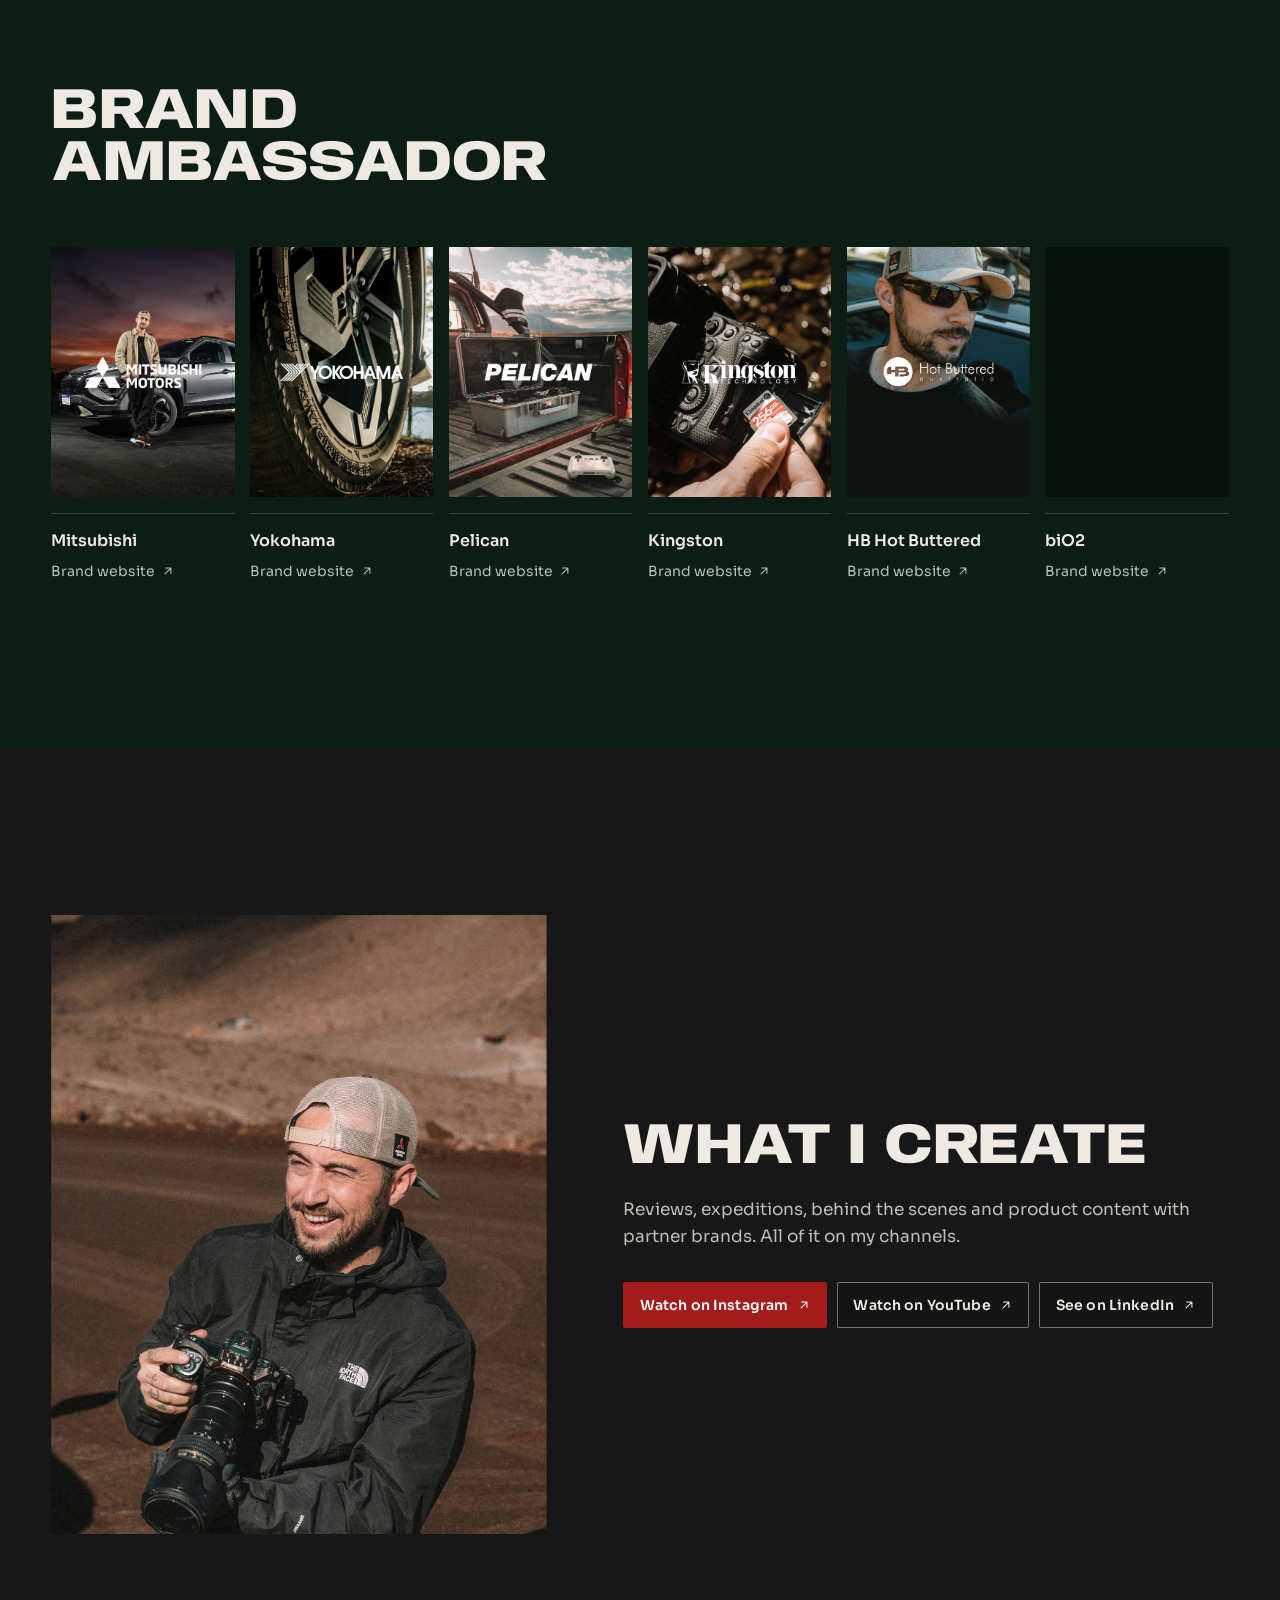
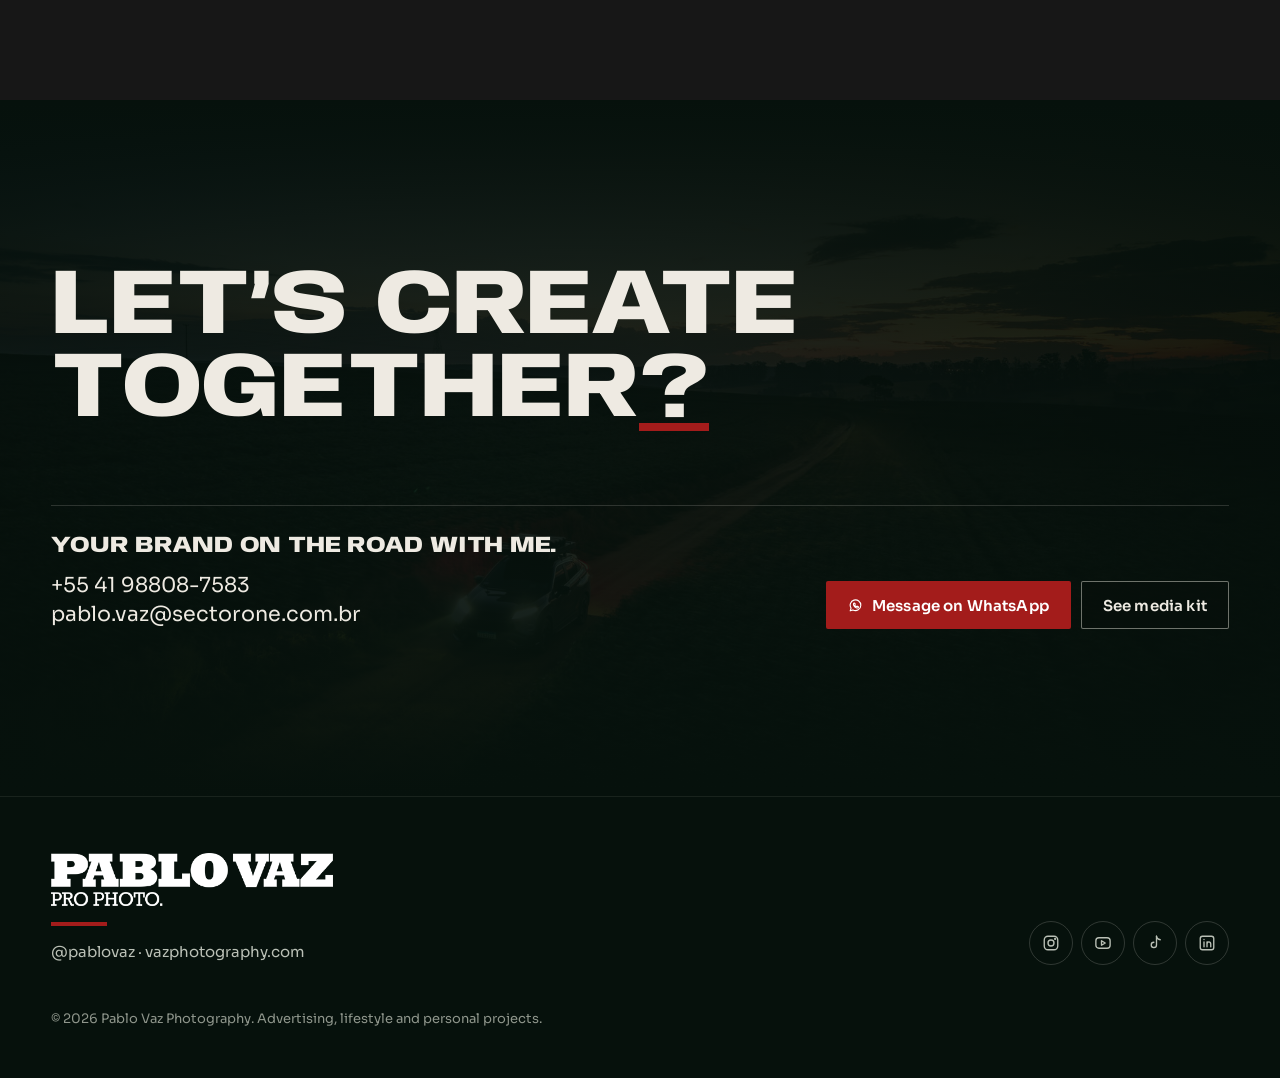
<file: partnerships.html>
<!DOCTYPE html>
<html lang="en" data-red="carmesim" data-font="esportivo" data-texto="sora">
<head>
<meta charset="utf-8">
<meta name="viewport" content="width=device-width, initial-scale=1">
<title>Brand Ambassador & Content Creator | Pablo Vaz</title>
<meta name="description" content="Pablo Vaz is an ambassador for Mitsubishi, Yokohama, Pelican, Kingston, biO2 and HB. Authentic road, off-road and adventure content for brands.">
<!-- seo -->
<meta name="theme-color" content="#0C1D14">
<link rel="icon" type="image/png" sizes="32x32" href="/favicon-32.png">
<link rel="apple-touch-icon" href="/apple-touch-icon.png">
<meta property="og:type" content="website">
<meta property="og:site_name" content="Pablo Vaz Photography">
<meta property="og:locale" content="en_US">
<meta property="og:locale:alternate" content="pt_BR">
<meta property="og:title" content="Brand Ambassador &amp; Content Creator | Pablo Vaz">
<meta property="og:description" content="Pablo Vaz is an ambassador for Mitsubishi, Yokohama, Pelican, Kingston, biO2 and HB. Authentic road, off-road and adventure content for brands.">
<meta property="og:url" content="https://www.vazphotography.com/partnerships">
<meta property="og:image" content="https://www.vazphotography.com/img/og.jpg">
<meta property="og:image:width" content="1200">
<meta property="og:image:height" content="630">
<meta property="og:image:alt" content="Pablo Vaz, off-road automotive photography">
<meta name="twitter:card" content="summary_large_image">
<script type="application/ld+json">{"@context": "https://schema.org", "@graph": [{"@type": "WebPage", "url": "https://www.vazphotography.com/partnerships", "name": "Brand Ambassador & Content Creator | Pablo Vaz", "inLanguage": "en", "isPartOf": {"@id": "https://www.vazphotography.com/#site"}, "about": {"@id": "https://www.vazphotography.com/#pablo"}}, {"@type": "Person", "@id": "https://www.vazphotography.com/#pablo", "name": "Pablo Vaz", "url": "https://www.vazphotography.com/", "image": "https://www.vazphotography.com/img/og.jpg", "jobTitle": "Commercial automotive photographer and brand ambassador", "sameAs": ["https://www.instagram.com/pablovaz", "https://www.tiktok.com/@pablovazfoto", "https://www.youtube.com/pablovaz", "https://www.linkedin.com/in/photovaz/", "https://pablovaz.myportfolio.com", "https://www.pablovaz.com/"], "knowsAbout": ["Automotive photography", "Off-road photography", "Lifestyle photography", "Advertising photography"]}]}</script>
<!-- /seo -->
<link rel="canonical" href="https://www.vazphotography.com/partnerships">
<link rel="alternate" hreflang="pt-BR" href="https://www.pablovaz.com/parcerias">
<link rel="alternate" hreflang="en" href="https://www.vazphotography.com/partnerships">
<link rel="alternate" hreflang="x-default" href="https://www.pablovaz.com/parcerias">
<link rel="preconnect" href="https://fonts.googleapis.com">
<link rel="preconnect" href="https://fonts.gstatic.com" crossorigin>
<link rel="stylesheet" href="https://fonts.googleapis.com/css2?family=Sora:wght@400;500;600&family=Anybody:wdth,wght@50..150,800&display=swap">
<link rel="stylesheet" href="css/site.css">
</head>
<body>

<header class="top" id="top">
  <div class="wrap">
    <a class="mark" href="/" aria-label="Pablo Vaz Pro Photo, home"><img src="img/logo.png" width="500" height="94" alt="Pablo Vaz Pro Photo"></a>
    <nav class="nav" aria-label="Main">
      <a class="l" href="https://pablovaz.myportfolio.com" target="_blank" rel="noopener">Portfolio <svg class="i" viewBox="0 0 24 24" aria-hidden="true"><path d="M7 17 17 7M8 7h9v9"/></svg></a>
      <a class="l" href="/about">About</a>
      <a class="l cur" href="/partnerships" aria-current="page">Partnerships</a>
      <a class="l" href="#contato">Contact</a>
      <div class="lang" role="group" aria-label="Language"><a href="https://www.pablovaz.com/parcerias" lang="pt-BR" hreflang="pt-BR" aria-label="Português (Brasil)"><svg viewBox="0 0 28 20" aria-hidden="true"><rect width="28" height="20" fill="#009C3B"/><path d="M14 2.6 25.4 10 14 17.4 2.6 10Z" fill="#FFDF00"/><circle cx="14" cy="10" r="4.7" fill="#002776"/><path d="M9.5 9.2c2.9-.7 6.3-.2 9 1.4" stroke="#fff" stroke-width=".9" fill="none"/></svg></a><a href="https://www.vazphotography.com/partnerships" lang="en" hreflang="en" aria-label="English (US)" aria-current="true"><svg viewBox="0 0 28 20" aria-hidden="true"><rect width="28" height="20" fill="#fff"/><rect y="0.000" width="28" height="1.538" fill="#B22234"/><rect y="3.077" width="28" height="1.538" fill="#B22234"/><rect y="6.154" width="28" height="1.538" fill="#B22234"/><rect y="9.231" width="28" height="1.538" fill="#B22234"/><rect y="12.308" width="28" height="1.538" fill="#B22234"/><rect y="15.385" width="28" height="1.538" fill="#B22234"/><rect y="18.462" width="28" height="1.538" fill="#B22234"/><rect width="12" height="10.769" fill="#3C3B6E"/><circle cx="1.40" cy="1.50" r=".45" fill="#fff"/><circle cx="3.50" cy="1.50" r=".45" fill="#fff"/><circle cx="5.60" cy="1.50" r=".45" fill="#fff"/><circle cx="7.70" cy="1.50" r=".45" fill="#fff"/><circle cx="9.80" cy="1.50" r=".45" fill="#fff"/><circle cx="2.45" cy="4.00" r=".45" fill="#fff"/><circle cx="4.55" cy="4.00" r=".45" fill="#fff"/><circle cx="6.65" cy="4.00" r=".45" fill="#fff"/><circle cx="8.75" cy="4.00" r=".45" fill="#fff"/><circle cx="10.85" cy="4.00" r=".45" fill="#fff"/><circle cx="1.40" cy="6.50" r=".45" fill="#fff"/><circle cx="3.50" cy="6.50" r=".45" fill="#fff"/><circle cx="5.60" cy="6.50" r=".45" fill="#fff"/><circle cx="7.70" cy="6.50" r=".45" fill="#fff"/><circle cx="9.80" cy="6.50" r=".45" fill="#fff"/><circle cx="2.45" cy="9.00" r=".45" fill="#fff"/><circle cx="4.55" cy="9.00" r=".45" fill="#fff"/><circle cx="6.65" cy="9.00" r=".45" fill="#fff"/><circle cx="8.75" cy="9.00" r=".45" fill="#fff"/><circle cx="10.85" cy="9.00" r=".45" fill="#fff"/></svg></a></div>
      <button class="burger" aria-label="Open menu" aria-expanded="false" aria-controls="sheet"><span></span></button>
    </nav>
  </div>
</header>
<div class="sheet" id="sheet" aria-label="Menu">
  <a class="dfont" href="https://pablovaz.myportfolio.com" target="_blank" rel="noopener">Portfolio</a>
  <a class="dfont" href="/about">About</a>
  <a class="dfont" href="/partnerships" aria-current="page">Partnerships</a>
  <a class="dfont" href="#contato">Contact</a>
</div>

<main>
<section class="phero">
  <div class="bg"><img src="img/parc/hero.jpg" width="2400" height="1814" alt="Mitsubishi SUV with headlights on, on a dirt road at dusk" fetchpriority="high"></div>
  <div class="wrap">
    <h1 class="display">Ambassador<br>&amp; Creator</h1>
    <p>Authentic partnerships with brands that share the same values: performance, adventure and lifestyle.</p>
    <div class="ctas">
      <a class="btn btn-red" href="#marcas">See the brands <svg class="i" viewBox="0 0 24 24" aria-hidden="true"><path d="M5 12h14M13 6l6 6-6 6"/></svg></a>
      <a class="btn btn-ghost" href="/mediakit">See media kit</a>
    </div>
  </div>
</section>

<section class="about2 sec">
  <div class="wrap grid">
    <div class="txt">
      <h2 class="display h2 rv">More than<br>a photographer</h2>
      <p class="rv" style="margin-top:28px">With more than two decades behind the camera, my identity as a creator is rooted in automotive, action sports, the outdoors and technology.</p>
      <p class="rv">Combining technical precision with a strong aesthetic, I build partnerships that go beyond the image and connect premium brands with an audience that values performance and authenticity.</p>
    </div>
    <div class="rv">
      <div class="ledger six">
        <div><b class="dfont" data-count="54" data-prefix="+" data-suffix="k">+54k</b><span>Instagram followers</span></div>
        <div><b class="dfont" data-count="17" data-prefix="+" data-suffix="k">+17k</b><span>TikTok followers</span></div>
        <div><b class="dfont" data-count="940" data-prefix="+" data-suffix="k">+940k</b><span>Instagram views</span></div>
        <div><b class="dfont" data-count="4.7" data-suffix="k" data-dec="1">4.7k</b><span>YouTube subscribers</span></div>
        <div><b class="dfont" data-count="401" data-suffix="k">401k</b><span>YouTube views</span></div>
        <div><b class="dfont" data-count="60" data-prefix="+" data-suffix="%">+60%</b><span>new audience, people who don&rsquo;t follow me yet</span></div>
      </div>
    </div>
  </div>
</section>

<section class="brands sec" id="marcas">
  <div class="wrap">
    <div class="head">
      <h2 class="display h2 rv">Brand<br>ambassador</h2>
    </div>
    <div class="cards">
      <div class="card rv"><a class="hit" href="https://www.mitsubishimotors.com.br/mundo-mit/embaixadores" target="_blank" rel="noopener" aria-label="Mitsubishi"><div class="ph"><img src="img/parc/mitsubishi.jpg" width="1000" height="1362" loading="lazy" decoding="async" alt="Pablo Vaz next to a Mitsubishi SUV"></div></a><div class="cap"><b>Mitsubishi</b><a href="https://www.mitsubishimotors.com.br/mundo-mit/embaixadores" target="_blank" rel="noopener">Brand website <svg class="i" viewBox="0 0 24 24" aria-hidden="true"><path d="M7 17 17 7M8 7h9v9"/></svg></a></div></div>
      <div class="card rv"><a class="hit" href="https://yokohama.com.br/" target="_blank" rel="noopener" aria-label="Yokohama"><div class="ph"><img src="img/parc/yokohama.jpg" width="1000" height="1362" loading="lazy" decoding="async" alt="Yokohama Geolandar tire on the trail"></div></a><div class="cap"><b>Yokohama</b><a href="https://yokohama.com.br/" target="_blank" rel="noopener">Brand website <svg class="i" viewBox="0 0 24 24" aria-hidden="true"><path d="M7 17 17 7M8 7h9v9"/></svg></a></div></div>
      <div class="card rv"><a class="hit" href="https://www.pelican.com/" target="_blank" rel="noopener" aria-label="Pelican"><div class="ph"><img src="img/parc/pelican.jpg" width="1000" height="1362" loading="lazy" decoding="async" alt="Pelican case with a drone in a pickup truck bed"></div></a><div class="cap"><b>Pelican</b><a href="https://www.pelican.com/" target="_blank" rel="noopener">Brand website <svg class="i" viewBox="0 0 24 24" aria-hidden="true"><path d="M7 17 17 7M8 7h9v9"/></svg></a></div></div>
      <div class="card rv"><a class="hit" href="https://www.kingston.com/br" target="_blank" rel="noopener" aria-label="Kingston"><div class="ph"><img src="img/parc/kingston.jpg" width="1000" height="1362" loading="lazy" decoding="async" alt="Kingston 256GB card going into the camera"></div></a><div class="cap"><b>Kingston</b><a href="https://www.kingston.com/br" target="_blank" rel="noopener">Brand website <svg class="i" viewBox="0 0 24 24" aria-hidden="true"><path d="M7 17 17 7M8 7h9v9"/></svg></a></div></div>
      <div class="card rv"><a class="hit" href="https://hb.com.br" target="_blank" rel="noopener" aria-label="HB Hot Buttered"><div class="ph"><img src="img/parc/hb.jpg" width="1000" height="1362" loading="lazy" decoding="async" alt="Pablo Vaz in a cap wearing HB sunglasses"></div></a><div class="cap"><b>HB Hot Buttered</b><a href="https://hb.com.br" target="_blank" rel="noopener">Brand website <svg class="i" viewBox="0 0 24 24" aria-hidden="true"><path d="M7 17 17 7M8 7h9v9"/></svg></a></div></div>
      <div class="card rv"><button class="hit" type="button" data-cupom aria-haspopup="dialog" aria-label="biO2: See my code"><div class="ph"><img src="img/parc/bio2.jpg" width="1000" height="1362" loading="lazy" decoding="async" alt="Pablo Vaz wearing a biO2 cap and sunglasses"></div></button><div class="cap"><b>biO2</b><button type="button" data-cupom aria-haspopup="dialog">Brand website <svg class="i" viewBox="0 0 24 24" aria-hidden="true"><path d="M7 17 17 7M8 7h9v9"/></svg></button></div></div>
    </div>
  </div>
</section>

<section class="creator sec">
  <div class="wrap grid">
    <figure class="rv-clip"><img src="img/sobre/sorrindo.jpg" width="1400" height="2099" loading="lazy" decoding="async" alt="Pablo Vaz smiling with a camera in hand on a dirt road"></figure>
    <div>
      <h2 class="display h2 rv">What I create</h2>
      <p class="rv">Reviews, expeditions, behind the scenes and product content with partner brands. All of it on my channels.</p>
      <div class="ctas rv">
        <a class="btn btn-red" href="https://www.instagram.com/pablovaz" target="_blank" rel="noopener">Watch on Instagram <svg class="i" viewBox="0 0 24 24" aria-hidden="true"><path d="M7 17 17 7M8 7h9v9"/></svg></a>
        <a class="btn btn-ghost" href="https://www.youtube.com/pablovaz" target="_blank" rel="noopener">Watch on YouTube <svg class="i" viewBox="0 0 24 24" aria-hidden="true"><path d="M7 17 17 7M8 7h9v9"/></svg></a>
        <a class="btn btn-ghost" href="https://www.linkedin.com/in/photovaz/" target="_blank" rel="noopener">See on LinkedIn <svg class="i" viewBox="0 0 24 24" aria-hidden="true"><path d="M7 17 17 7M8 7h9v9"/></svg></a>
      </div>
    </div>
  </div>
</section>

<section class="contact sm sec" id="contato">
  <div class="bgimg" aria-hidden="true"><img src="img/estrada.jpg" alt="" loading="lazy" decoding="async"></div>
  <div class="wrap">
    <h2 class="display big rv">Let&rsquo;s create<br>together<span class="underline">?</span></h2>
    <div class="row rv">
      <div>
        <h3 class="dfont">Your brand on the road with me.</h3>
        <p><a href="https://wa.me/5541988087583" target="_blank" rel="noopener">+55 41 98808-7583</a><br><a href="mailto:pablo.vaz@sectorone.com.br">pablo.vaz@sectorone.com.br</a></p>
      </div>
      <div class="acts">
        <a class="btn btn-red" href="https://wa.me/5541988087583" target="_blank" rel="noopener"><svg class="i" viewBox="0 0 24 24" aria-hidden="true"><path d="M20.5 11.6a8.5 8.5 0 0 1-12.6 7.5L3.5 20.5l1.4-4.3a8.5 8.5 0 1 1 15.6-4.6Z"/><path d="M9 8.6c.2-.5.5-.5.8-.5h.5c.2 0 .4 0 .5.4l.7 1.6c.1.2 0 .4-.1.6l-.5.6c-.1.1-.2.3 0 .5.5.8 1.3 1.6 2.2 2.1.2.1.4.1.5 0l.6-.7c.2-.2.4-.2.6-.1l1.6.8c.2.1.3.2.3.4 0 .5-.2 1.2-.8 1.5-.6.3-1.5.4-3-.3a9 9 0 0 1-3.7-3.6c-.7-1.3-.5-2.4-.2-2.9Z"/></svg> Message on WhatsApp</a>
        <a class="btn btn-ghost" href="/mediakit">See media kit</a>
      </div>
    </div>
  </div>
</section>
</main>

<footer>
  <div class="wrap">
    <div class="sign"><img src="img/logo.png" width="500" height="94" alt="Pablo Vaz Pro Photo" loading="lazy"><i></i><span>@pablovaz · vazphotography.com</span></div>
    <div class="social">
      <a href="https://www.instagram.com/pablovaz" target="_blank" rel="noopener" aria-label="Instagram"><svg class="i" viewBox="0 0 24 24"><rect x="3" y="3" width="18" height="18" rx="5"/><circle cx="12" cy="12" r="4"/><circle cx="17.5" cy="6.5" r=".6" fill="currentColor"/></svg></a>
      <a href="https://www.youtube.com/pablovaz" target="_blank" rel="noopener" aria-label="YouTube"><svg class="i" viewBox="0 0 24 24"><rect x="2.5" y="5" width="19" height="14" rx="4"/><path d="m10 9 5 3-5 3Z"/></svg></a>
      <a href="https://www.tiktok.com/@pablovazfoto" target="_blank" rel="noopener" aria-label="TikTok"><svg class="i" viewBox="0 0 24 24"><path d="M14 3v11.5a3.5 3.5 0 1 1-3.5-3.5"/><path d="M14 3c.4 2.7 2.3 4.5 5 4.7"/></svg></a>
      <a href="https://www.linkedin.com/in/photovaz/" target="_blank" rel="noopener" aria-label="LinkedIn"><svg class="i" viewBox="0 0 24 24"><rect x="3" y="3" width="18" height="18" rx="3"/><path d="M8 10.5V17M8 7.2v.1M12 17v-6.5M12 13.5c0-1.8 1-3 2.5-3s2.5 1 2.5 3V17"/></svg></a>
    </div>
    <p class="legal">© 2026 Pablo Vaz Photography. Advertising, lifestyle and personal projects.</p>
  </div>
</footer>

<dialog class="cupom" id="cupom" aria-labelledby="cupom-t">
  <button class="x" type="button" aria-label="Close"><svg class="i" viewBox="0 0 24 24" aria-hidden="true"><path d="M6 6l12 12M18 6 6 18"/></svg></button>
  <img src="img/logos/bio2.png" alt="biO2" loading="lazy">
  <h3 class="dfont" id="cupom-t">10% off the whole store</h3>
  <p>Use my code at the biO2 store (Brazil) and get 10% off every product.</p>
  <div class="code"><b>10PabloVaz</b><button type="button" data-copy="10PabloVaz">Copy</button></div>
  <a class="btn btn-red" href="https://www.lojabio2.com.br/" target="_blank" rel="noopener">Go to the biO2 store <svg class="i" viewBox="0 0 24 24" aria-hidden="true"><path d="M7 17 17 7M8 7h9v9"/></svg></a>
</dialog>

<script src="js/site.js"></script>
</body>
</html>
</file>
<file: css/site.css>
:root{
  color-scheme: dark;
  --carvao:#171717;
  --mata:#06110C;
  --verde:#0C1D14;
  --musgo:#23402D;
  --osso:#EEEAE2;
  --osso-2:#BAC0B6;
  --osso-3:#8F968C;
  --carmesim:#A31C1B;
  --mitsubishi:#E60012;
  --red:var(--carmesim);
  --body:"Sora",system-ui,-apple-system,"Segoe UI",sans-serif;--bvar:normal;
  --gutter:clamp(16px,4vw,56px);
  --ease:cubic-bezier(.16,1,.3,1);
  /* display font (switchable) */
  --display:"Zilla Slab",Georgia,serif;--dw:700;--dtt:uppercase;--dls:-.01em;--dlh:.94;--ds:1;--dvar:normal;
}
html[data-texto="bricolage"]{--body:"Bricolage Grotesque",system-ui,sans-serif;--bvar:normal}
html[data-texto="sora"]{--body:"Sora",system-ui,sans-serif;--bvar:normal}
html[data-font="esportivo"]{--display:"Anybody","Arial Black",sans-serif;--dw:800;--dtt:uppercase;--dls:-.01em;--dlh:.92;--ds:.8;--dvar:"wdth" 118}
html[data-font="editorial"]{--display:"Gloock",Georgia,serif;--dw:400;--dtt:none;--dls:-.02em;--dlh:1;--ds:.96;--dvar:normal}
:root:not([data-theme="light"]){color-scheme:dark}
@media (prefers-color-scheme: dark){:root:not([data-theme="light"]){--bg:var(--carvao)}}
:root[data-theme="dark"]{--bg:var(--carvao)}

*{box-sizing:border-box;margin:0;padding:0}
html{scroll-behavior:smooth;-webkit-text-size-adjust:100%}
body{background:var(--carvao);color:var(--osso);font-family:var(--body);font-variation-settings:var(--bvar);font-size:17px;line-height:1.6;overflow-x:hidden;-webkit-font-smoothing:antialiased;scrollbar-color:var(--musgo) var(--mata)}
::selection{background:var(--red);color:#fff}
::-webkit-scrollbar{width:10px;background:var(--mata)}
::-webkit-scrollbar-thumb{background:var(--musgo);border-radius:10px;border:2px solid var(--mata)}
:focus-visible{outline:2px solid var(--red);outline-offset:3px;border-radius:2px}
img{display:block;max-width:100%;height:auto}
a{color:inherit;text-underline-offset:.25em;text-decoration-thickness:1px}
.wrap{padding-inline:var(--gutter);max-width:1480px;margin-inline:auto}
.display,.dfont{font-family:var(--display);font-weight:var(--dw);text-transform:var(--dtt);letter-spacing:var(--dls);line-height:var(--dlh);font-variation-settings:var(--dvar)}
.display{text-wrap:balance}
svg.i{width:1em;height:1em;flex:none;stroke:currentColor;fill:none;stroke-width:1.8;stroke-linecap:round;stroke-linejoin:round}

/* Buttons */
.btn{display:inline-flex;align-items:center;gap:.6em;min-height:48px;padding:.8em 1.4em;font:600 15px/1 var(--body);letter-spacing:.01em;text-decoration:none;border-radius:2px;border:1px solid transparent;cursor:pointer;transition:background .3s var(--ease),color .3s var(--ease),border-color .3s var(--ease),transform .3s var(--ease)}
.btn-red{background:var(--red);color:#fff}
.btn-red:hover{background:color-mix(in srgb,var(--red) 82%,#fff)}
.btn-ghost{border-color:rgba(238,234,226,.45);color:var(--osso);background:rgba(10,14,11,.25)}
.btn-ghost:hover{border-color:var(--osso);background:rgba(238,234,226,.08)}
.btn[aria-disabled="true"]{opacity:.55;cursor:default;pointer-events:none}
.btn:active{transform:translateY(1px)}
.btn .i{transition:transform .4s var(--ease)}
.btn:hover .i{transform:translateX(3px)}

/* Header */
.top{position:fixed;inset:0 0 auto 0;z-index:40;background:linear-gradient(180deg,rgba(6,17,12,.7),rgba(6,17,12,0))}
.top.scrolled{background:rgba(12,29,20,.86);backdrop-filter:blur(14px) saturate(1.2);-webkit-backdrop-filter:blur(14px) saturate(1.2);box-shadow:0 1px 0 rgba(238,234,226,.06)}
.top .wrap{display:flex;align-items:center;justify-content:space-between;height:80px;gap:24px}
.mark{display:block;text-decoration:none;filter:drop-shadow(0 2px 10px rgba(0,0,0,.45))}
.mark img{height:40px;width:auto}
.nav{display:flex;align-items:center;gap:34px}
.nav a.l{font-size:15px;font-weight:500;text-decoration:none;color:var(--osso);display:inline-flex;align-items:center;gap:.35em;position:relative;padding-block:6px;text-shadow:0 1px 14px rgba(0,0,0,.6);transition:color .3s}
.nav a.l::after{content:"";position:absolute;left:0;right:0;bottom:0;height:2px;background:var(--red);transform:scaleX(0);transform-origin:left;transition:transform .45s var(--ease)}
.nav a.l:hover::after{transform:scaleX(1)}
.burger{display:none;background:none;border:0;color:var(--osso);width:48px;height:48px;align-items:center;justify-content:center;cursor:pointer}
.burger span{display:block;width:24px;height:2px;background:currentColor;position:relative;transition:background .2s}
.burger span::before,.burger span::after{content:"";position:absolute;left:0;width:24px;height:2px;background:currentColor;transition:transform .35s var(--ease)}
.burger span::before{top:-7px}.burger span::after{top:7px}
.menu-open .burger span{background:transparent}
.menu-open .burger span::before{transform:translateY(7px) rotate(45deg)}
.menu-open .burger span::after{transform:translateY(-7px) rotate(-45deg)}
.sheet{position:fixed;inset:0;z-index:35;background:var(--verde);display:flex;flex-direction:column;justify-content:flex-end;padding:96px var(--gutter) 120px;clip-path:inset(0 0 100% 0);transition:clip-path .6s var(--ease);visibility:hidden}
.menu-open .sheet{clip-path:inset(0);visibility:visible}
.sheet a{font-size:calc(var(--ds)*clamp(44px,13vw,72px));line-height:1.06;text-decoration:none;display:block}

/* Hero */
.hero{position:relative;height:100svh;min-height:600px;overflow:hidden;background:#000}
.hero .ph{position:absolute;inset:0}
.hero .ph img,.hero .ph video{position:absolute;inset:0;width:100%;height:100%;object-fit:cover;object-position:50% 50%}
.hero .ph video{opacity:0;transition:opacity .5s ease}
/* loop mode: start on black; the still shows only if the video cannot play */
.vid .hero .ph img{opacity:0;transition:opacity .5s ease}
.vid .hero.still .ph img{opacity:1}
.hero .ph video.on{opacity:1}
/* loop mode: the text waits for the video */
.vid .hero:not(.go) h1 .ln > span,.vid .hero:not(.go) .lead,.vid .hero:not(.go) .ctas,.vid .hero:not(.go) .cue,.vid .hero:not(.go) .underline::after{animation:none;opacity:0}
.vid .hero h1 .ln:nth-child(1) > span{animation-delay:.1s}
.vid .hero h1 .ln:nth-child(2) > span{animation-delay:.24s}
.vid .hero h1 .ln:nth-child(3) > span{animation-delay:.38s}
.vid .hero .underline::after{animation-delay:1s}
.vid .hero .lead{animation-delay:.8s}
.vid .hero .ctas{animation-delay:.95s}
.vid .hero .cue{animation-delay:1.2s}
.vid .hero::after{opacity:.3;transition:opacity 1.6s ease}
.vid .hero.go::after{opacity:1}
.top{transition:opacity .8s ease,background .4s var(--ease),backdrop-filter .4s}
.hero::after{content:"";position:absolute;inset:0;background:
  linear-gradient(180deg,rgba(6,17,12,.72) 0%,rgba(6,17,12,.3) 13%,rgba(6,17,12,0) 28%),
  linear-gradient(0deg,rgba(6,17,12,.92) 0%,rgba(6,17,12,.35) 42%,rgba(6,17,12,0) 70%),
  linear-gradient(90deg,rgba(6,17,12,.55) 0%,rgba(6,17,12,0) 55%);pointer-events:none}
.hero .wrap{position:relative;z-index:2;height:100%;display:flex;flex-direction:column;justify-content:flex-end;padding-bottom:clamp(48px,9vh,96px)}
.hero h1{font-size:calc(var(--ds)*clamp(44px,7.2vw,108px))}
.hero h1 .ln{display:block;white-space:nowrap;overflow:hidden;padding:.14em 0 .06em;margin-top:-.14em}
.hero h1 .ln > span{display:inline-block;animation:rise 1.2s var(--ease) both}
.hero h1 .ln:nth-child(1) > span{animation-delay:1.5s}
.hero h1 .ln:nth-child(2) > span{animation-delay:1.64s}
.hero h1 .ln:nth-child(3) > span{animation-delay:1.78s}
.underline{position:relative;display:inline-block}
.underline::after{content:"";position:absolute;left:0;right:0;bottom:.02em;height:.09em;background:var(--red);transform-origin:left;animation:bar 1s var(--ease) 2.3s both}
.hero p.lead{margin-top:26px;max-width:46ch;font-size:clamp(16px,1.35vw,19px);color:var(--osso-2);animation:fade 1s var(--ease) 2.2s both}
.hero .ctas{display:flex;flex-wrap:wrap;gap:12px;margin-top:30px;animation:fade 1s var(--ease) 2.35s both}
.cue{position:absolute;right:var(--gutter);bottom:clamp(48px,9vh,96px);z-index:2;width:52px;height:52px;border-radius:50%;border:1px solid rgba(238,234,226,.4);display:grid;place-items:center;color:var(--osso);text-decoration:none;animation:fade 1s var(--ease) 2.6s both;transition:border-color .3s,background .3s}
.cue:hover{border-color:var(--osso);background:rgba(238,234,226,.08)}
.cue svg{width:20px;height:20px;animation:bob 2.2s var(--ease) 3.4s infinite}
@keyframes bob{0%,100%{transform:none}50%{transform:translateY(5px)}}
@keyframes arrive{
  0%{transform:scale(1.55) translate(3%,2%);filter:blur(10px) brightness(.55)}
  8%{transform:scale(1.42) translate(2.2%,1.2%)}
  16%{transform:scale(1.3) translate(-1%,1.4%);filter:blur(4px) brightness(.8)}
  24%{transform:scale(1.2) translate(.6%,.6%)}
  34%{transform:scale(1.13) translate(-.3%,.4%);filter:blur(.5px)}
  100%{transform:scale(1.06);filter:none}}
@keyframes zoomout{from{transform:scale(1.09)}to{transform:scale(1)}}
@keyframes rise{from{transform:translateY(105%)}to{transform:none}}
@keyframes bar{from{transform:scaleX(0)}to{transform:scaleX(1)}}
@keyframes fade{from{opacity:0;transform:translateY(14px);filter:blur(4px)}to{opacity:1;transform:none;filter:none}}

/* Section rhythm */
section{position:relative}
.sec{padding-block:clamp(88px,13vw,180px)}
.h2{font-size:calc(var(--ds)*clamp(40px,5.6vw,84px))}

/* Two fronts */
#frentes{padding-top:clamp(12px,1.6vw,22px)}
.paths{display:grid;grid-template-columns:repeat(2,minmax(0,1fr));gap:clamp(12px,1.6vw,22px)}
.path{position:relative;display:block;overflow:hidden;text-decoration:none;aspect-ratio:4/5;max-height:86vh;width:100%;background:var(--mata);isolation:isolate}
.path .media{position:absolute;inset:-8% 0;will-change:transform}
.path img{width:100%;height:100%;object-fit:cover;transition:transform 1.2s var(--ease),filter 1.2s var(--ease);filter:saturate(.92)}
.path:hover img{transform:scale(1.045);filter:saturate(1.05)}
.path::after{content:"";position:absolute;inset:0;background:linear-gradient(0deg,rgba(6,17,12,.94) 0%,rgba(6,17,12,.2) 50%,rgba(6,17,12,0) 75%);z-index:1}
.path .txt{position:absolute;left:0;right:0;bottom:0;z-index:2;padding:clamp(22px,3vw,40px)}
.path h2{font-size:calc(var(--ds)*clamp(34px,3.6vw,56px))}
.path h2::after{content:"";display:block;height:3px;width:44px;background:var(--red);margin-top:16px;transition:width .7s var(--ease)}
.path:hover h3::after{width:120px}
.path p{margin-top:14px;max-width:40ch;color:var(--osso-2);font-size:16px}
.path .go{margin-top:20px;display:inline-flex;align-items:center;gap:.5em;font-weight:600;font-size:15px}
.path .go .i{transition:transform .5s var(--ease)}
.path:hover .go .i{transform:translate(3px,-3px)}

/* Story */
.story{background:var(--verde);overflow:hidden}
.story .grid{display:grid;grid-template-columns:minmax(0,1.1fr) minmax(0,.9fr);gap:clamp(40px,6vw,96px);align-items:center}
.story blockquote{font-size:calc(var(--ds)*clamp(40px,5.2vw,80px));text-wrap:balance}
.story blockquote em{font-style:normal;box-shadow:inset 0 -.12em 0 var(--red)}
.story p{margin-top:28px;max-width:52ch;color:#BCC8BF}
.story .link{margin-top:28px;display:inline-flex;align-items:center;gap:.5em;font-weight:600;text-decoration:none;border-bottom:1px solid var(--red);padding-bottom:4px}
.story figure{position:relative;aspect-ratio:2/3;max-height:84vh;overflow:hidden;margin-left:auto;width:100%}
.story figure .media{position:absolute;inset:-10% 0}
.story figure img{width:100%;height:100%;object-fit:cover}

/* Partnerships */
.partner .grid{display:grid;grid-template-columns:minmax(0,.85fr) minmax(0,1.15fr);gap:clamp(40px,6vw,96px);align-items:center}
.partner figure{aspect-ratio:2/3;overflow:hidden;position:relative;max-height:86vh}
.partner figure img{width:100%;height:100%;object-fit:cover}
.partner .copy p{color:var(--osso-2);max-width:50ch;margin-top:24px}
.ledger{display:grid;grid-template-columns:repeat(3,minmax(0,1fr));margin-top:44px;border-top:1px solid rgba(238,234,226,.16)}
.ledger div{padding:22px 18px 4px 0}
.ledger div + div{padding-left:18px;border-left:1px solid rgba(238,234,226,.16)}
.ledger b{display:block;font-size:calc(var(--ds)*clamp(44px,5vw,72px));line-height:1;font-variant-numeric:tabular-nums}
.ledger span{display:block;margin-top:8px;font-size:14px;color:var(--osso-2);line-height:1.4}
.roster{margin-top:40px;display:flex;flex-wrap:wrap;align-items:center;gap:10px 14px}
.roster a,.roster button{display:grid;place-items:center;min-height:56px;padding:8px 12px;background:none;border:0;border-radius:2px;cursor:pointer;transition:transform .45s var(--ease)}
.roster img{height:auto;width:auto;max-height:34px;max-width:118px;opacity:.82;transition:opacity .3s}
.roster a:hover,.roster button:hover{transform:translateY(-4px) scale(1.08)}
.roster a:hover img,.roster button:hover img{opacity:1}
.roster .tag{display:block;margin-top:6px;font:600 11px/1 var(--body);letter-spacing:.12em;text-transform:uppercase;color:#fff;background:var(--red);padding:4px 6px;border-radius:2px}
.partner .ctas{margin-top:40px;display:flex;flex-wrap:wrap;gap:12px}

/* Logos marquee */
.clients{border-block:1px solid rgba(238,234,226,.08);padding-block:clamp(44px,6vw,72px);overflow:hidden}
.clients h2{font:500 13px/1 var(--body);letter-spacing:.16em;text-transform:uppercase;color:var(--osso-3);text-align:center;margin-bottom:26px}
.marquee{display:flex;width:max-content;animation:marq 38s linear infinite}
.clients:hover .marquee{animation-play-state:paused}
.marquee ul{display:flex;align-items:center;gap:clamp(48px,6vw,88px);padding:14px clamp(48px,6vw,88px) 14px 0;list-style:none}
.marquee img{height:auto;width:auto;max-height:clamp(28px,3vw,44px);max-width:clamp(104px,11vw,160px);opacity:.7;transition:opacity .35s,transform .5s var(--ease)}
.marquee img:hover{opacity:1;transform:translateY(-6px) scale(1.14)}
@keyframes marq{to{transform:translateX(-50%)}}

/* Contact */
.contact{position:relative;overflow:hidden;background:var(--mata)}
.contact .bgimg{position:absolute;inset:0;opacity:.32}
.contact .bgimg img{width:100%;height:100%;object-fit:cover}
.contact::before{content:"";position:absolute;inset:0;background:linear-gradient(180deg,var(--mata) 0%,rgba(6,17,12,.55) 45%,var(--mata) 100%);z-index:1}
.contact .wrap{position:relative;z-index:2}
.contact .big{font-size:calc(var(--ds)*clamp(60px,11vw,176px));line-height:.9}
.contact .row{margin-top:clamp(40px,6vw,72px);padding-top:28px;border-top:1px solid rgba(238,234,226,.16);display:grid;grid-template-columns:minmax(0,1fr) auto;gap:24px 48px;align-items:end}
.contact .row h3{font-size:calc(var(--ds)*clamp(26px,2.6vw,38px));line-height:1.05}
.contact .row p{margin-top:14px;font-size:clamp(17px,1.62vw,21.5px);line-height:1.4;color:var(--osso-2)}
.contact .row p a{text-decoration:none;color:var(--osso)}
.contact .acts{display:flex;flex-wrap:wrap;gap:10px}
.copy-btn{background:none;border:1px solid rgba(238,234,226,.3);color:var(--osso);min-height:48px;padding:0 16px;font:500 15px var(--body);border-radius:2px;cursor:pointer;display:inline-flex;align-items:center;gap:8px;transition:border-color .3s}
.copy-btn:hover{border-color:var(--osso)}
.copy-btn[data-done]{border-color:var(--red)}

footer{background:var(--mata);padding:56px 0 48px;border-top:1px solid rgba(238,234,226,.08)}
footer .wrap{display:flex;justify-content:space-between;align-items:flex-end;gap:24px;flex-wrap:wrap}
.sign img{width:clamp(200px,22vw,300px);height:auto}
.sign i{display:block;width:56px;height:4px;background:var(--red);margin:16px 0 12px}
.sign span{color:var(--osso-2);font-size:15px}
.social{display:flex;gap:8px}
.social a{width:44px;height:44px;display:grid;place-items:center;border:1px solid rgba(238,234,226,.18);border-radius:50%;color:var(--osso-2);transition:color .3s,border-color .3s}
.social a:hover{color:var(--osso);border-color:var(--red)}
.social svg{width:18px;height:18px}
.legal{width:100%;color:var(--osso-3);font-size:13px;margin-top:20px}

/* Coupon dialog */
dialog.cupom{margin:auto;border:1px solid var(--musgo);background:var(--verde);color:var(--osso);padding:clamp(24px,4vw,40px);width:min(440px,calc(100vw - 32px));border-radius:4px;box-shadow:0 30px 80px -20px rgba(0,0,0,.7)}
dialog.cupom::backdrop{background:rgba(6,10,8,.72);backdrop-filter:blur(6px)}
dialog.cupom[open]{animation:pop .5s var(--ease)}
@keyframes pop{from{opacity:0;transform:translateY(16px) scale(.98)}to{opacity:1;transform:none}}
.cupom .x{position:absolute;top:10px;right:10px;width:44px;height:44px;background:none;border:0;color:var(--osso-2);cursor:pointer;display:grid;place-items:center;font-size:20px}
.cupom .x:hover{color:var(--osso)}
.cupom img{max-height:40px;width:auto}
.cupom h3{margin-top:22px;font-size:calc(var(--ds)*34px);line-height:1}
.cupom p{margin-top:12px;color:var(--osso-2);font-size:16px}
.cupom .code{margin-top:22px;display:flex;align-items:stretch;border:1px dashed rgba(238,234,226,.4);border-radius:2px}
.cupom .code b{flex:1;display:flex;align-items:center;padding:0 16px;font:600 20px/1 var(--body);letter-spacing:.06em}
.cupom .code button{border:0;border-left:1px dashed rgba(238,234,226,.4);background:none;color:var(--osso);font:500 14px var(--body);padding:0 16px;min-height:52px;cursor:pointer}
.cupom .code button[data-done]{color:#fff;background:var(--red)}
.cupom .btn{margin-top:18px;width:100%;justify-content:center}

/* Tester */
.tester{position:fixed;left:50%;bottom:16px;transform:translateX(-50%);z-index:50;display:flex;align-items:center;gap:14px;padding:8px 8px 8px 16px;background:rgba(14,16,14,.88);backdrop-filter:blur(14px);-webkit-backdrop-filter:blur(14px);border:1px solid rgba(238,234,226,.14);border-radius:999px;box-shadow:0 12px 40px -8px rgba(0,0,0,.6);font-size:13px;max-width:calc(100vw - 32px)}
.tester .lab{color:var(--osso-3);white-space:nowrap}
.seg{display:flex;background:rgba(238,234,226,.06);border-radius:999px;padding:3px}
.seg button{border:0;background:none;color:var(--osso-2);font:500 13px system-ui,sans-serif;padding:8px 12px;border-radius:999px;cursor:pointer;display:flex;align-items:center;gap:7px;white-space:nowrap;min-height:36px;transition:background .3s,color .3s}
.seg button[aria-pressed="true"]{background:var(--osso);color:var(--carvao)}
.seg .dot{width:12px;height:12px;border-radius:50%;box-shadow:0 0 0 1px rgba(238,234,226,.3)}
.seg .aa{font-size:15px;line-height:1}

/* Reveal (only when JS runs) */
.js .rv{opacity:0;transform:translateY(28px);transition:opacity 1s var(--ease),transform 1.1s var(--ease)}
.js .rv.in{opacity:1;transform:none}
.js .rv-clip{clip-path:inset(0 0 100% 0);transition:clip-path 1.3s var(--ease)}
.js .rv-clip.in{clip-path:inset(0)}

@media (max-width:1000px){
  .nav a.l{display:none}
  .burger{display:inline-flex}
  .story .grid,.partner .grid{grid-template-columns:1fr}
  .story figure{max-height:none;aspect-ratio:4/5}
  .partner figure{aspect-ratio:4/5;max-height:none}
  .cue{display:none}
}
@media (max-width:700px){
  .paths{grid-template-columns:1fr}
  .path{aspect-ratio:4/5;max-height:none}
}
@media (max-width:640px){
  body{font-size:16px}
  .top .wrap{height:64px}
  .mark img{height:32px}
  .hero h1{font-size:calc(var(--ds)*clamp(40px,12vw,58px))}
  .hero h1 .ln{white-space:normal}
  .hero .ctas .btn{flex:1 1 auto;justify-content:center}
  .ledger{grid-template-columns:1fr}
  .ledger div + div{padding-left:0;border-left:0;border-top:1px solid rgba(238,234,226,.16)}
  .ledger div{padding:18px 0 14px}
  .contact .row{grid-template-columns:1fr}
  .contact .acts .btn,.contact .acts .copy-btn{flex:1 1 auto;justify-content:center}
  .tester{gap:6px;padding:5px 5px 5px 12px;bottom:10px}
  .tester .lab{font-size:11px}
  .seg button{padding:0;width:36px;justify-content:center}
  .seg .t{display:none}
  .seg .dot{width:16px;height:16px}
  .seg button[aria-pressed="true"] .dot{box-shadow:0 0 0 2px var(--carvao)}
}
@media (prefers-reduced-motion:reduce){
  *,*::before,*::after{animation-duration:.001ms !important;animation-iteration-count:1 !important;transition-duration:.001ms !important;scroll-behavior:auto !important}
  .marquee{animation:none;width:auto;flex-wrap:wrap;justify-content:center}
  .marquee ul[aria-hidden]{display:none}
  .marquee ul{flex-wrap:wrap;justify-content:center;padding:0 var(--gutter);row-gap:32px}
  .js .rv,.js .rv-clip{opacity:1;transform:none;clip-path:none}
}

/* ===== Choose: two paths ===== */
.choose{display:flex;height:100svh;min-height:560px;gap:3px;background:#000}
.opt{position:relative;flex:1 1 0;overflow:hidden;text-decoration:none;color:var(--osso);isolation:isolate;transition:flex-grow .9s var(--ease)}
@media (hover:hover) and (min-width:901px){.choose:hover .opt{flex-grow:.82}.choose .opt:hover{flex-grow:1.3}}
.slides{position:absolute;inset:0;z-index:-2;background:var(--mata)}
.slides img{position:absolute;inset:0;width:100%;height:100%;object-fit:cover;opacity:0;transform:scale(1.08);transition:opacity 1.4s ease,transform 7s linear}
.slides img.on{opacity:1;transform:scale(1)}
.opt::after{content:"";position:absolute;inset:0;z-index:-1;background:linear-gradient(0deg,rgba(6,17,12,.95) 0%,rgba(6,17,12,.55) 34%,rgba(6,17,12,0) 62%),linear-gradient(180deg,rgba(6,17,12,.55) 0%,rgba(6,17,12,0) 22%);transition:background .6s}
.opt .num{position:absolute;top:clamp(96px,14vh,130px);left:clamp(24px,4vw,56px);font:600 13px/1 var(--body);letter-spacing:.2em;text-transform:uppercase;color:var(--osso-2);display:flex;align-items:center;gap:12px}
.opt .num::before{content:"";width:28px;height:2px;background:var(--red)}
.opt .in{position:absolute;left:0;right:0;bottom:0;padding:clamp(24px,4vw,56px)}
.opt h2{font-size:calc(var(--ds)*clamp(40px,4.8vw,78px));line-height:.95}
.opt p{margin-top:16px;max-width:36ch;color:var(--osso-2);font-size:clamp(15px,1.2vw,17px)}
.opt .pill{margin-top:26px;display:inline-flex;align-items:center;gap:.6em;min-height:50px;padding:0 22px;border:1px solid rgba(238,234,226,.5);border-radius:2px;font:600 15px/1 var(--body);transition:background .4s var(--ease),border-color .4s var(--ease)}
.opt:hover .pill,.opt:focus-visible .pill{background:var(--red);border-color:var(--red)}
.opt .pill .i{transition:transform .4s var(--ease)}
.opt:hover .pill .i{transform:translateX(4px)}
.dots{position:absolute;right:clamp(24px,4vw,56px);bottom:clamp(30px,4.4vw,64px);display:flex;gap:6px}
.dots i{width:18px;height:2px;background:rgba(238,234,226,.3);transition:background .4s,width .4s var(--ease)}
.dots i.on{background:var(--osso);width:30px}
@media (max-width:900px){
  .choose{flex-direction:column;height:auto;gap:3px}
  .opt{height:82svh;min-height:520px;flex:none}
  .opt .num{top:28px}
  .dots{display:none}
}

/* ===== Partner page ===== */
.phero{position:relative;min-height:88svh;display:flex;align-items:flex-end;overflow:hidden;background:var(--mata)}
.phero .bg{position:absolute;inset:0}
.phero .bg img{width:100%;height:100%;object-fit:cover;object-position:50% 60%;animation:zoomout 30s cubic-bezier(.3,.1,.3,1) both}
.phero::after{content:"";position:absolute;inset:0;background:linear-gradient(0deg,rgba(6,17,12,.95) 0%,rgba(6,17,12,.35) 45%,rgba(6,17,12,.1) 70%),linear-gradient(180deg,rgba(6,17,12,.7) 0%,rgba(6,17,12,0) 20%)}
.phero .wrap{position:relative;z-index:2;width:100%;padding-bottom:clamp(48px,8vh,88px)}
.phero h1{font-size:calc(var(--ds)*clamp(48px,8vw,124px));animation:fade 1.1s var(--ease) .2s both}
.phero p{margin-top:22px;max-width:48ch;font-size:clamp(16px,1.4vw,20px);color:var(--osso-2);animation:fade 1s var(--ease) .45s both}
.phero .ctas{margin-top:30px;display:flex;flex-wrap:wrap;gap:12px;animation:fade 1s var(--ease) .6s both}
.about2 .grid{display:grid;grid-template-columns:minmax(0,1fr) minmax(0,1fr);gap:clamp(40px,6vw,96px);align-items:start}
.about2 .txt p{color:var(--osso-2);max-width:54ch}
.about2 .txt p + p{margin-top:18px}
.about2 .ledger{margin-top:0}
.about2 .ledger + .small{margin-top:16px;color:var(--osso-3);font-size:14px}
.brands{background:var(--verde)}
.brands .head{display:flex;justify-content:space-between;align-items:flex-end;gap:24px;margin-bottom:clamp(32px,5vw,56px)}
.brands .head p{color:var(--osso-2);max-width:40ch}
.cards{display:grid;grid-template-columns:repeat(6,minmax(0,1fr));gap:clamp(10px,1.2vw,18px)}
.card{display:block;text-decoration:none;color:inherit;background:none;border:0;padding:0;text-align:left;cursor:pointer;font:inherit}
.card .ph{position:relative;aspect-ratio:1000/1362;overflow:hidden;background:var(--mata);transition:transform .6s var(--ease),box-shadow .6s var(--ease)}
.card img{width:100%;height:100%;object-fit:cover;transition:transform 1.2s var(--ease)}
.card:hover .ph{transform:translateY(-8px);box-shadow:0 24px 50px -20px rgba(0,0,0,.7)}
.card:hover img{transform:scale(1.06)}
.card .cap{display:flex;flex-direction:column;align-items:flex-start;gap:6px;margin-top:16px;padding-top:14px;border-top:1px solid rgba(238,234,226,.18)}
.card .cap b{font-weight:600;font-size:16px}
.card .cap span{display:inline-flex;align-items:center;gap:.4em;color:var(--osso-2);font-size:14px;transition:color .3s}
.card:hover .cap span{color:var(--osso)}
.card .cap .i{transition:transform .4s var(--ease)}
.card:hover .cap .i{transform:translate(2px,-2px)}
.card .badge{position:absolute;top:12px;left:12px;background:var(--red);color:#fff;font:600 12px/1 var(--body);letter-spacing:.08em;text-transform:uppercase;padding:7px 9px;border-radius:2px}
.creator .grid{display:grid;grid-template-columns:minmax(0,.9fr) minmax(0,1.1fr);gap:clamp(40px,6vw,96px);align-items:center}
.creator figure{aspect-ratio:4/5;overflow:hidden}
.creator figure img{width:100%;height:100%;object-fit:cover}
.creator p{margin-top:22px;color:var(--osso-2);max-width:48ch}
.creator .ctas{margin-top:32px;display:flex;flex-wrap:wrap;gap:12px}
.nav a.l.cur{color:var(--osso)}
.nav a.l.cur::after{transform:scaleX(1)}
@media (max-width:1000px){
  .about2 .grid,.creator .grid{grid-template-columns:1fr}
  .brands .head{flex-direction:column;align-items:flex-start}
  .cards{display:flex;overflow-x:auto;scroll-snap-type:x mandatory;margin-inline:calc(var(--gutter)*-1);padding:0 var(--gutter) 14px;scroll-padding-inline:var(--gutter);scrollbar-width:none}
  .cards::-webkit-scrollbar{display:none}
  .card{flex:0 0 min(72vw,320px);scroll-snap-align:start}
}

/* ===== About page ===== */
.bio .grid{display:grid;grid-template-columns:minmax(0,.8fr) minmax(0,1.2fr);gap:clamp(40px,6vw,96px);align-items:start}
.bio figure{aspect-ratio:4/5;overflow:hidden;position:sticky;top:110px}
.bio figure img{width:100%;height:100%;object-fit:cover}
.bio .txt p{color:var(--osso-2);max-width:58ch}
.bio .txt p + p{margin-top:20px}
.bio .txt p.big{color:var(--osso);font-size:clamp(22px,2.2vw,32px);line-height:1.35;max-width:30ch}
.bio .ctas{margin-top:34px;display:flex;flex-wrap:wrap;gap:12px}
.skills{background:var(--verde)}
.skills .cols{margin-top:clamp(36px,5vw,64px);display:grid;grid-template-columns:repeat(3,minmax(0,1fr));gap:clamp(24px,3vw,48px)}
.skills .cols > div{border-top:2px solid var(--red);padding-top:24px}
.skills h3{font-size:calc(var(--ds)*clamp(24px,2.2vw,34px));line-height:1}
.skills p{margin-top:14px;color:#BCC8BF;max-width:38ch}
.agency > .wrap > p{font-size:calc(var(--ds)*clamp(30px,4vw,60px));line-height:1.02;max-width:22ch;text-wrap:balance}
.agency .row{margin-top:36px;display:flex;flex-wrap:wrap;align-items:center;gap:18px 28px;color:var(--osso-2)}
@media (max-width:1000px){
  .bio .grid{grid-template-columns:1fr}
  .bio figure{position:static}
  .skills .cols{grid-template-columns:1fr}
}

/* ===== Language flags ===== */
.lang{display:flex;align-items:center;gap:4px;margin-left:4px}
.lang a{display:grid;place-items:center;width:40px;height:40px;border-radius:50%;opacity:.55;transition:opacity .3s,background .3s}
.lang a:hover{opacity:1;background:rgba(238,234,226,.08)}
.lang a[aria-current]{opacity:1}
.lang svg{width:24px;height:17px;border-radius:3px;box-shadow:0 0 0 1px rgba(255,255,255,.25)}
.lang a[aria-current] svg{box-shadow:0 0 0 2px var(--osso)}
@media (max-width:1000px){.lang{margin-left:0}}

/* ===== Bigger header logo ===== */
.top .wrap{height:104px;transition:height .4s var(--ease)}
.mark img{height:auto;width:clamp(200px,19vw,285px);transition:width .4s var(--ease)}
.top.scrolled .wrap{height:76px}
.top.scrolled .mark img{width:clamp(150px,12vw,190px)}
@media (max-width:640px){
  .top .wrap{height:76px}
  .mark img{width:170px}
  .top.scrolled .wrap{height:64px}
  .top.scrolled .mark img{width:140px}
}

/* partnerships: six numbers in two rows */
.ledger.six div:nth-child(3n+1){padding-left:0;border-left:0}
.ledger.six div:nth-child(n+4){border-top:1px solid rgba(238,234,226,.16);margin-top:18px}
/* brand cards: photo link + caption links */
.card{cursor:default}
.card .hit{display:block;width:100%;background:none;border:0;padding:0;cursor:pointer;color:inherit}
.card .cap a,.card .cap button{display:inline-flex;align-items:center;gap:.4em;color:var(--osso-2);font:inherit;font-size:14px;text-decoration:none;background:none;border:0;padding:0;cursor:pointer;transition:color .3s}
.card .cap a:hover,.card .cap button:hover{color:var(--osso)}
.card .cap a:hover .i,.card .cap button:hover .i{transform:translate(2px,-2px)}
.card:hover .cap .i{transform:none}
/* smaller contact headline (partnerships) */
.contact.sm .big{font-size:calc(var(--ds)*clamp(52px,9vw,144px))}
.contact.sm .row h3{font-size:calc(var(--ds)*clamp(22px,2.2vw,32px))}
.phero p b{color:var(--osso);font-weight:600}
@media (max-width:640px){.ledger.six div:nth-child(n+2){border-top:1px solid rgba(238,234,226,.16);margin-top:0}}
.ledger.six b{font-size:calc(var(--ds)*clamp(36px,3.9vw,60px))}
.creator .ctas{flex-wrap:nowrap;gap:10px}
.creator .ctas .btn{font-size:14px;padding:.8em 1.1em;min-height:46px;white-space:nowrap}
@media (max-width:640px){.creator .ctas{display:grid;grid-template-columns:1fr 1fr}.creator .ctas .btn{justify-content:center;padding:.8em .6em}.creator .ctas .btn-red{grid-column:1/-1}}
</file>
<file: css/mediakit.css>
/* Media kit Pablo Vaz. Tela: seções empilhadas. Impressão/PDF: uma página 16:9 por seção. */
:root{
  --carvao:#171717;--mata:#06110C;--verde:#0C1D14;--musgo:#23402D;
  --osso:#EEEAE2;--osso-2:#BAC0B6;--osso-3:#8F968C;--red:#A31C1B;
  --display:"Anybody","Arial Black",sans-serif;
  --body:"Sora",system-ui,-apple-system,"Segoe UI",sans-serif;
  --g:clamp(16px,4.5vw,72px);
  color-scheme:dark;
}
*{box-sizing:border-box;margin:0;padding:0}
html{-webkit-text-size-adjust:100%}
body{background:var(--verde);color:var(--osso);font:400 16px/1.6 var(--body);-webkit-font-smoothing:antialiased;overflow-x:hidden}
img{display:block;max-width:100%}
a{color:inherit}
.d{font-family:var(--display);font-weight:800;font-variation-settings:"wdth" 118;text-transform:uppercase;letter-spacing:-.01em;line-height:.92}
svg.i{width:1.1em;height:1.1em;flex:none;stroke:currentColor;fill:none;stroke-width:1.8;stroke-linecap:round;stroke-linejoin:round}
::selection{background:var(--red);color:#fff}
:focus-visible{outline:2px solid var(--red);outline-offset:3px}

/* barra fixa (só na tela) */
.bar{position:fixed;inset:0 0 auto;z-index:20;display:flex;align-items:center;justify-content:space-between;gap:16px;padding:14px var(--g);background:linear-gradient(180deg,rgba(6,17,12,.85),rgba(6,17,12,0))}
.bar .mk img{height:28px;width:auto}
.acts{display:flex;align-items:center;gap:10px}
.lnk,.btn,.lang{display:inline-flex;align-items:center;gap:.5em;min-height:44px;padding:0 16px;font:600 14px/1 var(--body);text-decoration:none;border-radius:2px}
.lnk{color:var(--osso-2)}
.lnk:hover{color:var(--osso)}
.btn{background:var(--red);color:#fff}
.btn:hover{background:#b9302f}
.lang{border:1px solid rgba(238,234,226,.35)}
.lang:hover{border-color:var(--osso)}

/* página base */
.pg{position:relative;min-height:100svh;padding:clamp(96px,12vh,140px) var(--g) clamp(48px,8vh,96px);display:flex;flex-direction:column;justify-content:center;gap:clamp(24px,4vh,48px);overflow:hidden;border-top:1px solid rgba(238,234,226,.06)}
.pg:nth-of-type(even){background:var(--mata)}
.kick{font:600 13px/1 var(--body);letter-spacing:.22em;text-transform:uppercase;color:var(--red);margin-bottom:16px;display:flex;align-items:center;gap:12px}
.kick::before{content:"";width:28px;height:3px;background:var(--red)}
h2.d{font-size:clamp(34px,5vw,72px);max-width:18ch;text-wrap:balance}
.lab{font:600 12px/1 var(--body);letter-spacing:.18em;text-transform:uppercase;color:var(--osso-3);margin-bottom:14px}
.note,.src{color:var(--osso-3);font-size:13px}
.src{margin-top:auto;padding-top:8px;max-width:90ch}

/* capa */
.cover{padding:0;justify-content:flex-end}
.bg{position:absolute;inset:0;width:100%;height:100%;object-fit:cover}
.cover::after,.contact::after{content:"";position:absolute;inset:0;background:linear-gradient(90deg,rgba(6,17,12,.92) 0%,rgba(6,17,12,.55) 45%,rgba(6,17,12,.1) 100%),linear-gradient(0deg,rgba(6,17,12,.8),rgba(6,17,12,0) 50%)}
.cover .in,.contact .in{position:relative;z-index:1;display:flex;flex-direction:column;gap:28px;padding:clamp(96px,12vh,140px) var(--g) clamp(40px,7vh,80px);min-height:100svh;justify-content:flex-end}
.cover .logo{width:clamp(220px,26vw,420px);height:auto;margin-bottom:auto}
.cover h1{font-size:clamp(44px,7.4vw,124px);max-width:13ch;text-wrap:balance}
.cover .sub,.contact .sub{font-size:clamp(17px,1.6vw,24px);color:var(--osso-2);max-width:40ch;margin-top:18px}
.hand{font-size:14px;color:var(--osso-2);letter-spacing:.02em}

/* quem é */
.who{flex-direction:row;align-items:center;gap:clamp(32px,6vw,96px)}
.who .ph{flex:0 0 38%;align-self:stretch;max-height:76vh}
.who .ph img{width:100%;height:100%;object-fit:cover;object-position:50% 30%;border-radius:2px}
.who .tx{flex:1;max-width:680px}
.who h2{margin-bottom:24px}
.who p:not(.kick){font-size:clamp(16px,1.25vw,19px);color:var(--osso-2);margin-bottom:16px}
.facts{list-style:none;display:grid;grid-template-columns:repeat(3,1fr);gap:24px;margin-top:32px;padding-top:28px;border-top:1px solid rgba(238,234,226,.14)}
.facts b{display:block;font-size:clamp(30px,3.2vw,52px);color:var(--osso);margin-bottom:8px}
.facts span{font-size:14px;color:var(--osso-3);line-height:1.4;display:block}

/* números */
.nums .grid{display:grid;grid-template-columns:1.5fr 1fr;gap:clamp(24px,4vw,64px);align-items:stretch}
.ig{padding:clamp(24px,3vw,44px);background:rgba(238,234,226,.04);border:1px solid rgba(238,234,226,.1);border-radius:2px}
.big{font-size:clamp(72px,10vw,168px);color:var(--osso)}
.cap{font-size:18px;color:var(--osso-2);margin:6px 0 32px}
.kpis{list-style:none;display:grid;grid-template-columns:repeat(3,1fr);gap:20px;padding-top:28px;border-top:1px solid rgba(238,234,226,.14)}
.kpis b{display:block;font-size:clamp(28px,3vw,48px);margin-bottom:8px}
.kpis span{font-size:13px;color:var(--osso-3);line-height:1.4;display:block}
.side{display:flex;flex-direction:column;gap:16px}
.hl{background:var(--red);color:#fff;padding:clamp(22px,2.4vw,36px);border-radius:2px}
.hl b{font-size:clamp(56px,6vw,96px);display:block;margin-bottom:10px}
.hl p{font-weight:600;font-size:17px;line-height:1.35}
.hl small{display:block;margin-top:8px;font-size:13px;opacity:.85}
.mini{padding:20px 24px;border:1px solid rgba(238,234,226,.12);border-radius:2px;flex:1}
.mini p:not(.lab){color:var(--osso-2);font-size:14px;line-height:1.4;margin-top:6px}
.mini b{font-size:28px;color:var(--osso);margin-right:6px}

/* público */
.aud .grid{display:grid;grid-template-columns:1.1fr 1fr .8fr;gap:clamp(24px,4vw,64px);align-items:start}
.donut{--p:79;width:min(220px,48vw);aspect-ratio:1;border-radius:50%;background:conic-gradient(var(--red) calc(var(--p)*1%),rgba(238,234,226,.12) 0);display:grid;place-content:center;text-align:center;margin-bottom:32px;position:relative}
.donut::before{content:"";position:absolute;inset:18px;border-radius:50%;background:var(--verde)}
.aud:nth-of-type(even) .donut::before{background:var(--mata)}
.donut b,.donut span{position:relative}
.donut b{font-size:52px}
.donut span{font-size:14px;color:var(--osso-2);margin-top:4px}
.bars{list-style:none;display:flex;flex-direction:column;gap:10px;margin-bottom:28px}
.bars li{display:grid;grid-template-columns:minmax(92px,auto) 1fr 52px;align-items:center;gap:12px;font-size:14px}
.bl{color:var(--osso-2);white-space:nowrap}
.bt{height:8px;background:rgba(238,234,226,.1);border-radius:8px;overflow:hidden}
.bt i{display:block;height:100%;background:var(--red);border-radius:8px}
.bv{text-align:right;font-weight:600;font-variant-numeric:tabular-nums}

/* marcas */
.ambs{display:grid;grid-template-columns:repeat(6,1fr);gap:clamp(10px,1.4vw,20px);margin-bottom:12px}
.amb{position:relative;aspect-ratio:3/4;overflow:hidden;border-radius:2px}
.amb img{width:100%;height:100%;object-fit:cover}
.amb figcaption{position:absolute;left:16px;bottom:14px;z-index:1;font-weight:600;font-size:15px}
.logos{list-style:none;display:grid;grid-template-columns:repeat(10,1fr);gap:26px 28px;align-items:center}
.logos li{display:flex;align-items:center;justify-content:center;height:44px}
.logos img{max-height:34px;max-width:118px;width:auto;height:auto;opacity:.82}
.logos img.sq{max-height:48px}
.brands .logos{margin-bottom:clamp(64px,7vw,104px)}

/* conteúdo que performa */
.top{padding:0}
.top::after{content:"";position:absolute;inset:0;background:linear-gradient(90deg,rgba(6,17,12,.95) 0%,rgba(6,17,12,.8) 50%,rgba(6,17,12,.45) 100%)}
.top .in{position:relative;z-index:1;display:flex;flex-direction:column;justify-content:center;gap:clamp(28px,5vh,56px);padding:clamp(96px,12vh,140px) var(--g) clamp(48px,8vh,96px);min-height:100svh}
.tops{list-style:none;display:grid;grid-template-columns:repeat(3,1fr);gap:clamp(16px,2vw,32px);max-width:1200px}
.tops li{padding:clamp(20px,2.4vw,36px);border-top:3px solid var(--red);background:rgba(6,17,12,.55)}
.tops .n{font:600 13px/1 var(--body);color:var(--osso-3);letter-spacing:.12em}
.tops b{white-space:nowrap;display:block;font-size:clamp(48px,6vw,104px);margin:14px 0 6px}
.tops li span:last-child{color:var(--osso-2);font-size:15px}

/* projeto assinado */
.tunel{padding:0;background:var(--mata)!important}
.tunel .bg{left:auto;width:62%;object-position:30% 50%}
.tunel::after{content:"";position:absolute;inset:0;background:linear-gradient(90deg,var(--mata) 0%,var(--mata) 38%,rgba(6,17,12,.55) 55%,rgba(6,17,12,.05) 100%)}
.tunel .in{position:relative;z-index:1;display:flex;flex-direction:column;justify-content:center;gap:22px;padding:clamp(96px,12vh,140px) var(--g) clamp(48px,8vh,96px);min-height:100svh;max-width:980px}
.tunel h2.d{max-width:14ch;font-size:clamp(36px,5vw,76px)}
.lead{font-size:clamp(16px,1.3vw,19px);color:var(--osso-2);max-width:56ch}
.tstats{list-style:none;display:grid;grid-template-columns:1.3fr 1fr 1fr;gap:20px;padding-top:22px;border-top:1px solid rgba(238,234,226,.16)}
.tstats b{white-space:nowrap;display:block;font-size:clamp(34px,3.6vw,60px);margin-bottom:8px}
.tstats li:first-child b{color:#fff;font-size:clamp(44px,4.6vw,76px)}
.tstats span{font-size:13px;color:var(--osso-3);line-height:1.4;display:block}
.ficha{display:flex;flex-wrap:wrap;gap:14px 36px}
.ficha dt{font:600 11px/1 var(--body);letter-spacing:.16em;text-transform:uppercase;color:var(--red);margin-bottom:6px}
.ficha dd{font-size:15px;font-weight:500}

/* páginas de projeto */
.proj{flex-direction:row;align-items:center;gap:clamp(28px,4vw,64px)}
.proj .tx{flex:0 0 38%;display:flex;flex-direction:column;gap:20px}
.proj h2.d{font-size:clamp(34px,4.2vw,64px);max-width:12ch}
.pstats{list-style:none;display:flex;flex-direction:column;gap:16px;padding-top:20px;border-top:1px solid rgba(238,234,226,.16)}
.pstats li{display:grid;grid-template-columns:minmax(120px,auto) 1fr;gap:18px;align-items:baseline}
.pstats b{font-size:clamp(30px,3vw,48px);white-space:nowrap}
.pstats li:first-child b{color:#fff}
.pstats span{font-size:13px;color:var(--osso-3);line-height:1.4}
.mos{flex:1;align-self:stretch;display:grid;gap:12px;min-height:520px;height:clamp(520px,44vw,780px)}
.mos img{width:100%;height:100%;object-fit:cover;border-radius:2px;min-height:0;min-width:0;display:block}
.m3{grid-template-columns:repeat(2,minmax(0,1fr));grid-template-rows:minmax(0,1.4fr) minmax(0,1fr)}
.m3 .a{grid-column:1/3}
.m4{grid-template-columns:repeat(3,minmax(0,1fr));grid-template-rows:minmax(0,1.5fr) minmax(0,1fr)}
.m4 .a{grid-column:1/4}

/* filmes BMW */
.films{flex:1;align-self:stretch;display:grid;grid-template-columns:1fr 1fr;grid-template-rows:1fr 1fr;gap:12px;min-height:520px}
.film{position:relative;overflow:hidden;border-radius:2px;margin:0}
.film img{width:100%;height:100%;object-fit:cover}
.film::after{content:"";position:absolute;inset:0;background:linear-gradient(0deg,rgba(6,17,12,.85),rgba(6,17,12,0) 45%);pointer-events:none}
.film figcaption{position:absolute;left:16px;bottom:14px;z-index:1;font-weight:600;font-size:15px}
.pchip{position:absolute;right:12px;bottom:10px;z-index:2;display:inline-flex;align-items:center;gap:6px;min-height:36px;padding:0 14px;border:0;border-radius:40px;background:var(--red);color:#fff;font:600 13px/1 var(--body);cursor:pointer}
.pchip:hover{background:#b9302f}
/* botões de vídeo (só no site) */
.play{align-self:flex-start;display:inline-flex;align-items:center;gap:.6em;min-height:48px;padding:0 20px;border:1px solid rgba(238,234,226,.4);border-radius:2px;background:rgba(6,17,12,.4);color:var(--osso);font:600 15px/1 var(--body);cursor:pointer}
.play .i{color:var(--red)}
.play:hover{border-color:var(--osso);background:rgba(238,234,226,.08)}
.plays{display:flex;flex-wrap:wrap;gap:10px}
dialog.vid{border:0;padding:0;background:#000;width:min(1100px,94vw);aspect-ratio:16/9;margin:auto;overflow:visible}
dialog.vid::backdrop{background:rgba(6,17,12,.88)}
dialog.vid .frame,dialog.vid iframe{width:100%;height:100%;border:0;display:block}
dialog.vid .x{position:absolute;top:-48px;right:0;width:44px;height:44px;border:0;background:none;color:#fff;font-size:34px;line-height:1;cursor:pointer}

/* assinatura Sector One em todas as páginas */
.s1{position:absolute;right:var(--g);bottom:clamp(18px,3vh,32px);z-index:5;width:auto;height:13px;opacity:.7}

/* destaques */
.dgrid{display:grid;grid-template-columns:repeat(3,1fr);gap:clamp(16px,2vw,28px) clamp(16px,2vw,32px)}
.dc figure{aspect-ratio:16/8;overflow:hidden;border-radius:2px;margin-bottom:14px;background:var(--musgo)}
.dc img{width:100%;height:100%;object-fit:cover}
.dc h3{font:600 17px/1.2 var(--body);margin-bottom:6px;display:flex;align-items:center;gap:10px}
.dc h3::before{content:"";width:16px;height:3px;background:var(--red)}
.dc p{font-size:14px;color:var(--osso-2);line-height:1.5;max-width:42ch}

/* formatos */
.fm{list-style:none;display:grid;grid-template-columns:repeat(3,1fr);gap:0;border-top:1px solid rgba(238,234,226,.14)}
.fm li{padding:28px 28px 28px 0;border-bottom:1px solid rgba(238,234,226,.14)}
.fm .n{font:600 13px/1 var(--body);color:var(--red);letter-spacing:.1em}
.fm h3{font:600 clamp(18px,1.6vw,24px)/1.2 var(--body);margin:12px 0 8px}
.fm p{color:var(--osso-2);font-size:15px;max-width:34ch}

/* contato */
.contact{padding:0}
.contact::after{background:linear-gradient(90deg,rgba(6,17,12,.94) 0%,rgba(6,17,12,.7) 55%,rgba(6,17,12,.35) 100%)}
.contact .in{justify-content:center}
.contact h2{font-size:clamp(48px,8vw,132px);max-width:12ch}
.ct{list-style:none;display:flex;flex-wrap:wrap;gap:12px 32px;margin-top:12px}
.ct a{display:inline-flex;align-items:center;gap:.6em;font-size:clamp(18px,1.8vw,26px);font-weight:600;text-decoration:none;min-height:44px}
.ct a:hover{color:#fff;text-decoration:underline;text-decoration-color:var(--red)}
.contact .logo{width:clamp(180px,18vw,300px);height:auto;margin-top:24px}

/* responsivo */
@media screen and (max-width:1000px){
  .proj{flex-direction:column;align-items:stretch}
  .proj .tx{flex:none}
  .films{min-height:0;grid-template-rows:auto}
  .film{aspect-ratio:3/2}
  .mos{min-height:0;height:auto}
  .m3,.m4{grid-template-rows:none;grid-auto-rows:auto}
  .mos img{aspect-ratio:3/2;height:auto}
  .tunel .bg{width:100%;height:46%;top:0;object-position:20% 50%}
  .tunel::after{background:linear-gradient(180deg,rgba(6,17,12,.2) 0%,var(--mata) 46%)}
  .tunel .in{padding-top:38vh}
  .who{flex-direction:column;align-items:stretch}
  .who .ph{flex:none;max-height:none;aspect-ratio:4/5}
  .nums .grid,.aud .grid{grid-template-columns:1fr}
  .ambs{grid-template-columns:repeat(3,1fr)}
  .dgrid{grid-template-columns:1fr 1fr}
  .logos{grid-template-columns:repeat(4,1fr)}
  .tstats{grid-template-columns:1fr 1fr}
  .tops{grid-template-columns:1fr}
  .fm{grid-template-columns:1fr 1fr}
}
@media screen and (max-width:640px){
  .lnk{display:none}
  .acts{gap:8px}
  .btn,.lang{padding:0 12px}
  .bar .mk img{height:22px}
  .facts,.kpis{grid-template-columns:1fr;gap:18px}
  .ambs{grid-template-columns:repeat(2,1fr)}
  .dgrid{grid-template-columns:1fr}
  .logos{grid-template-columns:repeat(3,1fr)}
  .tstats{grid-template-columns:1fr}
  .fm{grid-template-columns:1fr}
  .fm li{padding-right:0}
}

/* PDF: cada seção vira uma página 1600x900 */
@page{size:1600px 900px;margin:0}
@media print{
  body{-webkit-print-color-adjust:exact;print-color-adjust:exact;width:1600px}
  .bar{display:none}
  .pg{width:1600px;height:900px;min-height:0;padding:72px 80px 56px;break-after:page;page-break-after:always;border:0}
  .cover .in,.contact .in{min-height:0;height:900px;padding:64px 80px 56px}
  .who .ph{max-height:none}
  .top .in{min-height:0;height:900px;padding:64px 80px 56px}
  .cover h1{font-size:100px;max-width:15ch}
  .cover .logo{width:320px}
  h2.d{font-size:60px}
  .nums,.aud,.brands,.fmt,.dest{gap:28px;justify-content:flex-start;padding-top:64px}
  .big{font-size:132px}
  .cap{margin-bottom:24px}
  .kpis b{font-size:42px}
  .facts b{font-size:40px}
  .logos{gap:26px 22px}
  .logos img{max-height:30px;max-width:104px}
  .logos img.sq{max-height:46px}
  .tunel .in{min-height:0;height:900px;padding:64px 80px 56px}
  .proj{gap:56px}
  .mos,.films{min-height:0;height:760px}
  .web{display:none!important}
  .s1{right:80px;bottom:30px;height:14px}
  .proj h2.d{font-size:58px}
  .dest{gap:24px}
  .dc figure{aspect-ratio:16/6.4;margin-bottom:10px}
  .dgrid{row-gap:20px}
  .dc p{font-size:13px}
  .amb{aspect-ratio:1/1}
  .brands .logos{margin-bottom:0}
  .contact h2{font-size:124px}
  .tops b{font-size:92px;white-space:nowrap}
}
</file>
